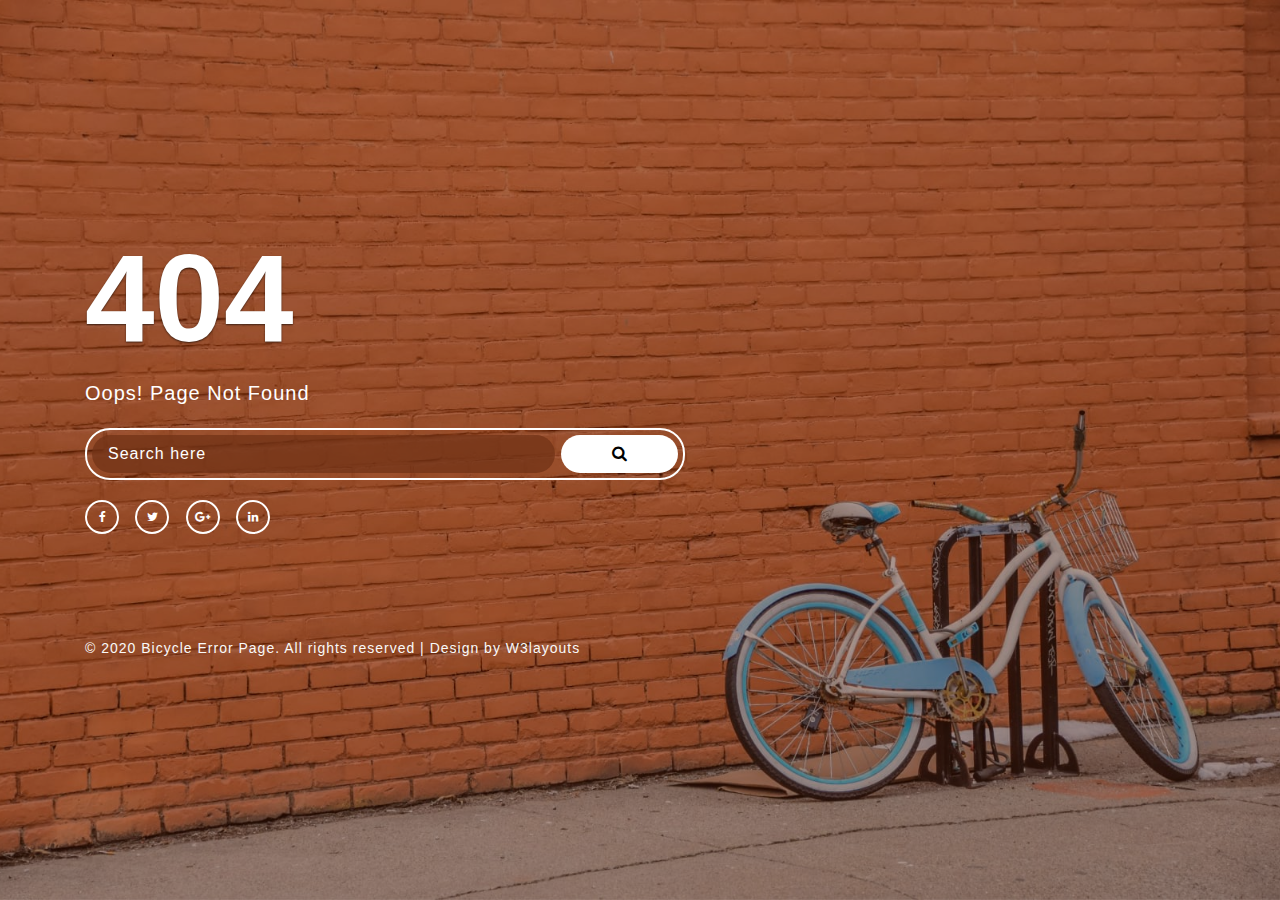
<file: BlogSite/CoreDemo/wwwroot/weberror/index.html>
<!--
Author: W3layouts
Author URL: http://w3layouts.com
-->
<!DOCTYPE html>
<html lang="zxx">

<head>
	<title>Bicycle Error Page Responsive Widget Template :: W3layouts</title>
	<!-- Meta tag Keywords -->
	<meta name="viewport" content="width=device-width, initial-scale=1">
	<meta charset="UTF-8" />
	<meta name="keywords"
		content="Bicycle Error Page Responsive web template, Bootstrap Web Templates, Flat Web Templates, Android Compatible web template, Smartphone Compatible web template, free webdesigns for Nokia, Samsung, LG, SonyEricsson, Motorola web design" />
	<script>
		addEventListener("load", function () {
			setTimeout(hideURLbar, 0);
		}, false);

		function hideURLbar() {
			window.scrollTo(0, 1);
		}
	</script>
	<!-- //Meta tag Keywords -->
	<!--/Style-CSS -->
	<link rel="stylesheet" href="css/style.css" type="text/css" media="all" />
	<!--//Style-CSS -->
	<!-- font-awesome-icons -->
	<link href="css/font-awesome.css" rel="stylesheet">
	<!-- //font-awesome-icons -->
</head>

<body>
	<section class="w3l-error-61-404">
		<!-- /error-61-section -->
		<div class="error-61-mian">
			<div class="wrapper">
				<div class="errors-16-top">
					<div class="errors-16-info">
						<h3>404 </h3>

						<p>Oops! Page Not Found</p>
						<form action="#" method="post" class="d-flex error-page-form">
							<input type="search" placeholder="Search here" required="required">
							<button type="submit"><span class="fa fa-search" aria-hidden="true"></span></button>
						</form>
						<div class="social-coming-icons">
							<a href="#" title="Facebook" class="footer-fb"><span class="fa fa-facebook"
									aria-hidden="true"></span></a>
							<a href="#" title="Twitter" class="footer-tw"><span class="fa fa-twitter"
									aria-hidden="true"></span></a>
							<a href="#" title="Google Plus" class="footer-gg"><span class="fa fa-google-plus"
									aria-hidden="true"></span></a>
							<a href="#" title="Linkedin" class="footer-lin"><span class="fa fa-linkedin"
									aria-hidden="true"></span></a>
						</div>
					
					</div>

				</div>
				<div class="copyright-footer">
					<div class="copy-right">
						<p>© 2020 Bicycle Error Page. All rights reserved | Design by
							<a href="http://w3layouts.com/" target="_blank">W3layouts</a></p>
					</div>
				</div>
			</div>
		</div>
	</section>
	<!-- //error-61-section -->
</body>

</html>
</file>
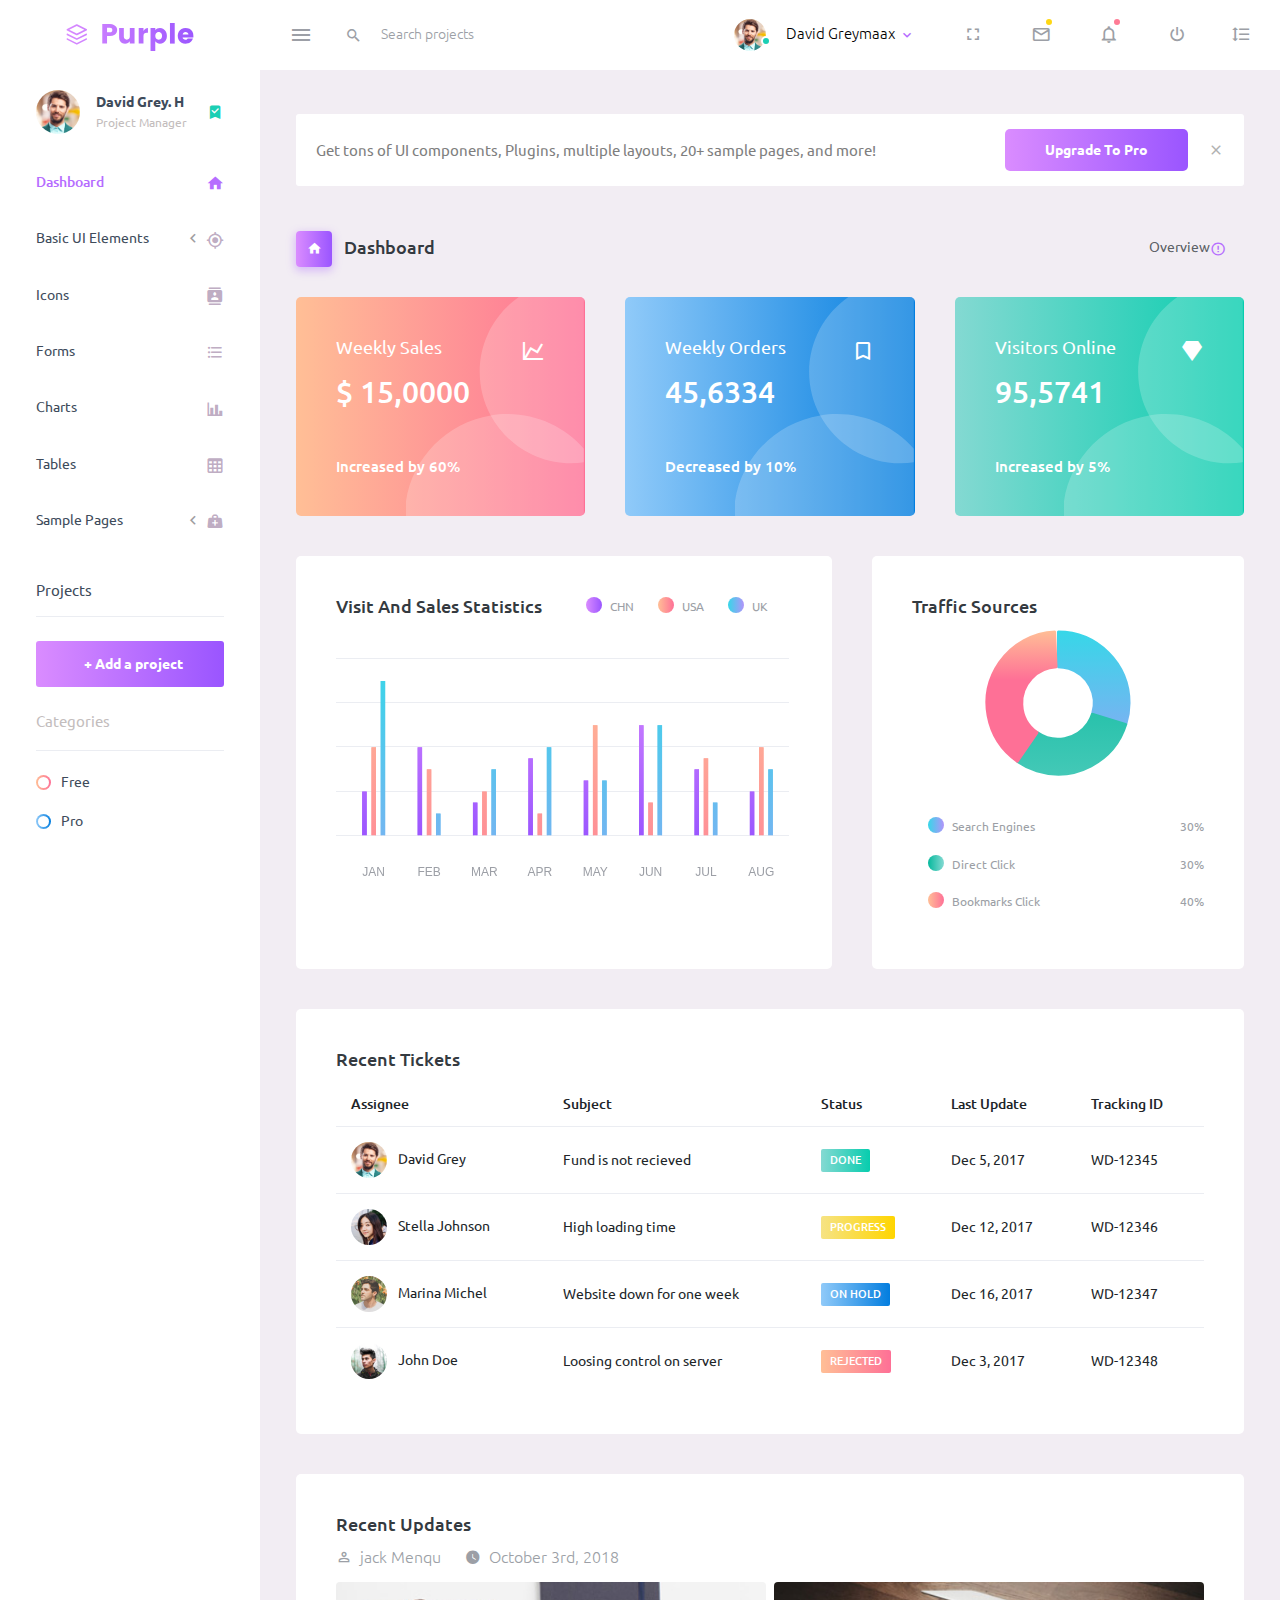
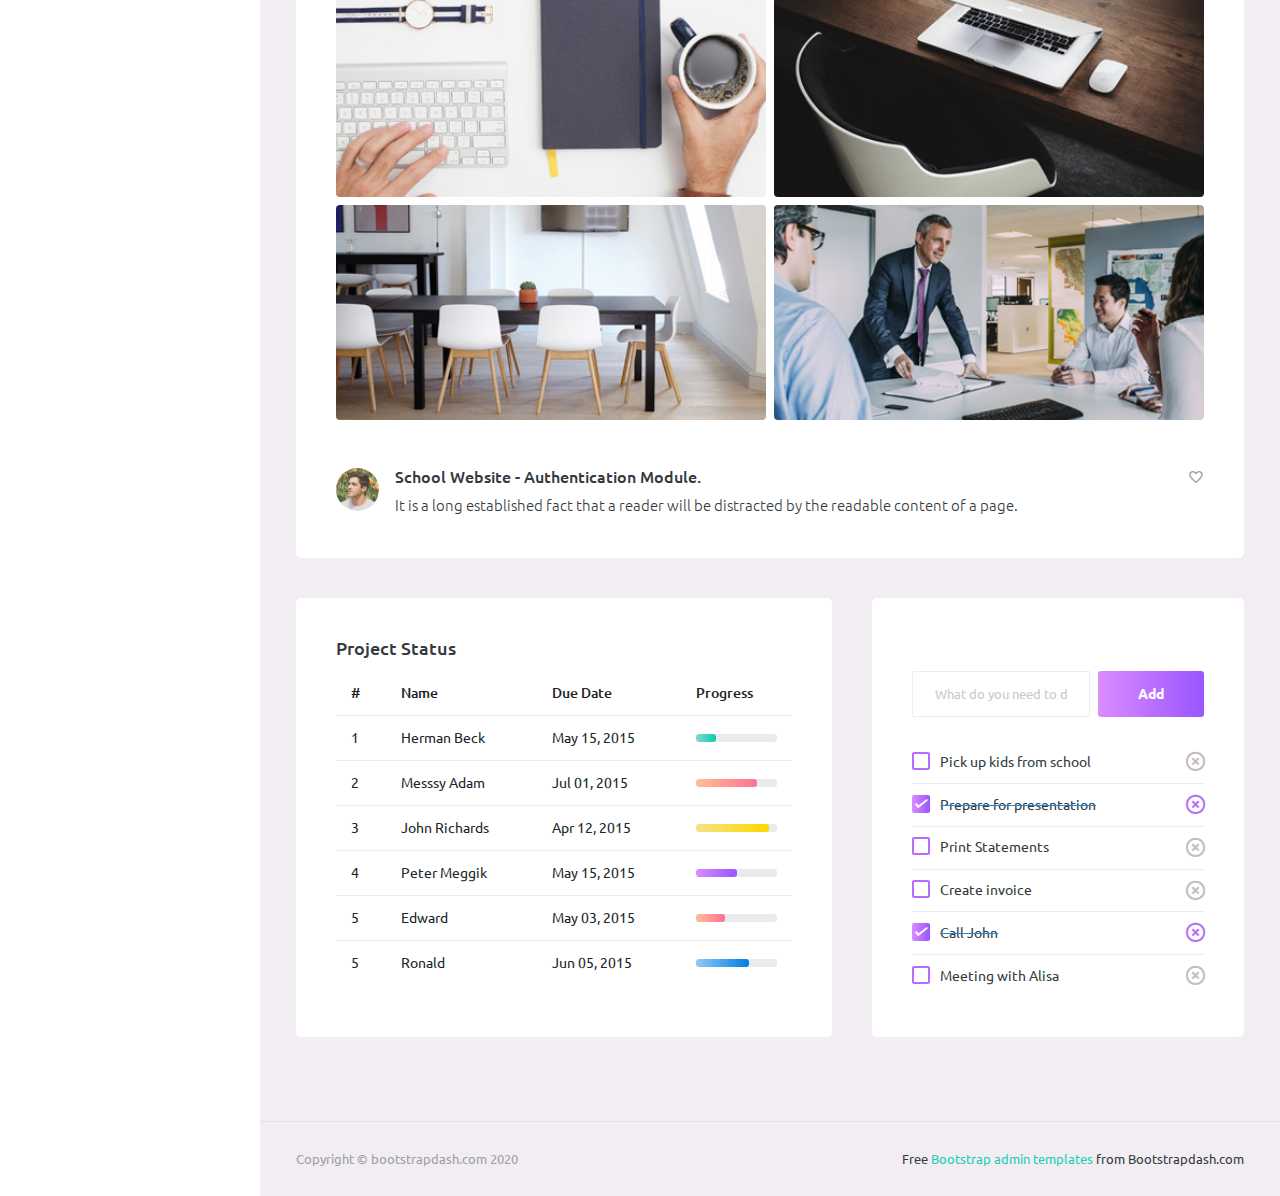
<file: BlogSite/CoreDemo/wwwroot/writer/index.html>
<!DOCTYPE html>
<html lang="en">
  <head>
    <!-- Required meta tags -->
    <meta charset="utf-8">
    <meta name="viewport" content="width=device-width, initial-scale=1, shrink-to-fit=no">
    <title>Purple Admin</title>
    <!-- plugins:css -->
    <link rel="stylesheet" href="assets/vendors/mdi/css/materialdesignicons.min.css">
    <link rel="stylesheet" href="assets/vendors/css/vendor.bundle.base.css">
    <!-- endinject -->
    <!-- Plugin css for this page -->
    <!-- End plugin css for this page -->
    <!-- inject:css -->
    <!-- endinject -->
    <!-- Layout styles -->
    <link rel="stylesheet" href="assets/css/style.css">
    <!-- End layout styles -->
    <link rel="shortcut icon" href="assets/images/favicon.ico" />
  </head>
  <body>
    <div class="container-scroller">
      <!-- partial:partials/_navbar.html -->
      <nav class="navbar default-layout-navbar col-lg-12 col-12 p-0 fixed-top d-flex flex-row">
        <div class="text-center navbar-brand-wrapper d-flex align-items-center justify-content-center">
          <a class="navbar-brand brand-logo" href="index.html"><img src="assets/images/logo.svg" alt="logo" /></a>
          <a class="navbar-brand brand-logo-mini" href="index.html"><img src="assets/images/logo-mini.svg" alt="logo" /></a>
        </div>
        <div class="navbar-menu-wrapper d-flex align-items-stretch">
          <button class="navbar-toggler navbar-toggler align-self-center" type="button" data-toggle="minimize">
            <span class="mdi mdi-menu"></span>
          </button>
          <div class="search-field d-none d-md-block">
            <form class="d-flex align-items-center h-100" action="#">
              <div class="input-group">
                <div class="input-group-prepend bg-transparent">
                  <i class="input-group-text border-0 mdi mdi-magnify"></i>
                </div>
                <input type="text" class="form-control bg-transparent border-0" placeholder="Search projects">
              </div>
            </form>
          </div>
          <ul class="navbar-nav navbar-nav-right">
            <li class="nav-item nav-profile dropdown">
              <a class="nav-link dropdown-toggle" id="profileDropdown" href="#" data-toggle="dropdown" aria-expanded="false">
                <div class="nav-profile-img">
                  <img src="assets/images/faces/face1.jpg" alt="image">
                  <span class="availability-status online"></span>
                </div>
                <div class="nav-profile-text">
                  <p class="mb-1 text-black">David Greymaax</p>
                </div>
              </a>
              <div class="dropdown-menu navbar-dropdown" aria-labelledby="profileDropdown">
                <a class="dropdown-item" href="#">
                  <i class="mdi mdi-cached mr-2 text-success"></i> Activity Log </a>
                <div class="dropdown-divider"></div>
                <a class="dropdown-item" href="#">
                  <i class="mdi mdi-logout mr-2 text-primary"></i> Signout </a>
              </div>
            </li>
            <li class="nav-item d-none d-lg-block full-screen-link">
              <a class="nav-link">
                <i class="mdi mdi-fullscreen" id="fullscreen-button"></i>
              </a>
            </li>
            <li class="nav-item dropdown">
              <a class="nav-link count-indicator dropdown-toggle" id="messageDropdown" href="#" data-toggle="dropdown" aria-expanded="false">
                <i class="mdi mdi-email-outline"></i>
                <span class="count-symbol bg-warning"></span>
              </a>
              <div class="dropdown-menu dropdown-menu-right navbar-dropdown preview-list" aria-labelledby="messageDropdown">
                <h6 class="p-3 mb-0">Messages</h6>
                <div class="dropdown-divider"></div>
                <a class="dropdown-item preview-item">
                  <div class="preview-thumbnail">
                    <img src="assets/images/faces/face4.jpg" alt="image" class="profile-pic">
                  </div>
                  <div class="preview-item-content d-flex align-items-start flex-column justify-content-center">
                    <h6 class="preview-subject ellipsis mb-1 font-weight-normal">Mark send you a message</h6>
                    <p class="text-gray mb-0"> 1 Minutes ago </p>
                  </div>
                </a>
                <div class="dropdown-divider"></div>
                <a class="dropdown-item preview-item">
                  <div class="preview-thumbnail">
                    <img src="assets/images/faces/face2.jpg" alt="image" class="profile-pic">
                  </div>
                  <div class="preview-item-content d-flex align-items-start flex-column justify-content-center">
                    <h6 class="preview-subject ellipsis mb-1 font-weight-normal">Cregh send you a message</h6>
                    <p class="text-gray mb-0"> 15 Minutes ago </p>
                  </div>
                </a>
                <div class="dropdown-divider"></div>
                <a class="dropdown-item preview-item">
                  <div class="preview-thumbnail">
                    <img src="assets/images/faces/face3.jpg" alt="image" class="profile-pic">
                  </div>
                  <div class="preview-item-content d-flex align-items-start flex-column justify-content-center">
                    <h6 class="preview-subject ellipsis mb-1 font-weight-normal">Profile picture updated</h6>
                    <p class="text-gray mb-0"> 18 Minutes ago </p>
                  </div>
                </a>
                <div class="dropdown-divider"></div>
                <h6 class="p-3 mb-0 text-center">4 new messages</h6>
              </div>
            </li>
            <li class="nav-item dropdown">
              <a class="nav-link count-indicator dropdown-toggle" id="notificationDropdown" href="#" data-toggle="dropdown">
                <i class="mdi mdi-bell-outline"></i>
                <span class="count-symbol bg-danger"></span>
              </a>
              <div class="dropdown-menu dropdown-menu-right navbar-dropdown preview-list" aria-labelledby="notificationDropdown">
                <h6 class="p-3 mb-0">Notifications</h6>
                <div class="dropdown-divider"></div>
                <a class="dropdown-item preview-item">
                  <div class="preview-thumbnail">
                    <div class="preview-icon bg-success">
                      <i class="mdi mdi-calendar"></i>
                    </div>
                  </div>
                  <div class="preview-item-content d-flex align-items-start flex-column justify-content-center">
                    <h6 class="preview-subject font-weight-normal mb-1">Event today</h6>
                    <p class="text-gray ellipsis mb-0"> Just a reminder that you have an event today </p>
                  </div>
                </a>
                <div class="dropdown-divider"></div>
                <a class="dropdown-item preview-item">
                  <div class="preview-thumbnail">
                    <div class="preview-icon bg-warning">
                      <i class="mdi mdi-settings"></i>
                    </div>
                  </div>
                  <div class="preview-item-content d-flex align-items-start flex-column justify-content-center">
                    <h6 class="preview-subject font-weight-normal mb-1">Settings</h6>
                    <p class="text-gray ellipsis mb-0"> Update dashboard </p>
                  </div>
                </a>
                <div class="dropdown-divider"></div>
                <a class="dropdown-item preview-item">
                  <div class="preview-thumbnail">
                    <div class="preview-icon bg-info">
                      <i class="mdi mdi-link-variant"></i>
                    </div>
                  </div>
                  <div class="preview-item-content d-flex align-items-start flex-column justify-content-center">
                    <h6 class="preview-subject font-weight-normal mb-1">Launch Admin</h6>
                    <p class="text-gray ellipsis mb-0"> New admin wow! </p>
                  </div>
                </a>
                <div class="dropdown-divider"></div>
                <h6 class="p-3 mb-0 text-center">See all notifications</h6>
              </div>
            </li>
            <li class="nav-item nav-logout d-none d-lg-block">
              <a class="nav-link" href="#">
                <i class="mdi mdi-power"></i>
              </a>
            </li>
            <li class="nav-item nav-settings d-none d-lg-block">
              <a class="nav-link" href="#">
                <i class="mdi mdi-format-line-spacing"></i>
              </a>
            </li>
          </ul>
          <button class="navbar-toggler navbar-toggler-right d-lg-none align-self-center" type="button" data-toggle="offcanvas">
            <span class="mdi mdi-menu"></span>
          </button>
        </div>
      </nav>
      <!-- partial -->
      <div class="container-fluid page-body-wrapper">
        <!-- partial:partials/_sidebar.html -->
        <nav class="sidebar sidebar-offcanvas" id="sidebar">
          <ul class="nav">
            <li class="nav-item nav-profile">
              <a href="#" class="nav-link">
                <div class="nav-profile-image">
                  <img src="assets/images/faces/face1.jpg" alt="profile">
                  <span class="login-status online"></span>
                  <!--change to offline or busy as needed-->
                </div>
                <div class="nav-profile-text d-flex flex-column">
                  <span class="font-weight-bold mb-2">David Grey. H</span>
                  <span class="text-secondary text-small">Project Manager</span>
                </div>
                <i class="mdi mdi-bookmark-check text-success nav-profile-badge"></i>
              </a>
            </li>
            <li class="nav-item">
              <a class="nav-link" href="index.html">
                <span class="menu-title">Dashboard</span>
                <i class="mdi mdi-home menu-icon"></i>
              </a>
            </li>
            <li class="nav-item">
              <a class="nav-link" data-toggle="collapse" href="#ui-basic" aria-expanded="false" aria-controls="ui-basic">
                <span class="menu-title">Basic UI Elements</span>
                <i class="menu-arrow"></i>
                <i class="mdi mdi-crosshairs-gps menu-icon"></i>
              </a>
              <div class="collapse" id="ui-basic">
                <ul class="nav flex-column sub-menu">
                  <li class="nav-item"> <a class="nav-link" href="pages/ui-features/buttons.html">Buttons</a></li>
                  <li class="nav-item"> <a class="nav-link" href="pages/ui-features/typography.html">Typography</a></li>
                </ul>
              </div>
            </li>
            <li class="nav-item">
              <a class="nav-link" href="pages/icons/mdi.html">
                <span class="menu-title">Icons</span>
                <i class="mdi mdi-contacts menu-icon"></i>
              </a>
            </li>
            <li class="nav-item">
              <a class="nav-link" href="pages/forms/basic_elements.html">
                <span class="menu-title">Forms</span>
                <i class="mdi mdi-format-list-bulleted menu-icon"></i>
              </a>
            </li>
            <li class="nav-item">
              <a class="nav-link" href="pages/charts/chartjs.html">
                <span class="menu-title">Charts</span>
                <i class="mdi mdi-chart-bar menu-icon"></i>
              </a>
            </li>
            <li class="nav-item">
              <a class="nav-link" href="pages/tables/basic-table.html">
                <span class="menu-title">Tables</span>
                <i class="mdi mdi-table-large menu-icon"></i>
              </a>
            </li>
            <li class="nav-item">
              <a class="nav-link" data-toggle="collapse" href="#general-pages" aria-expanded="false" aria-controls="general-pages">
                <span class="menu-title">Sample Pages</span>
                <i class="menu-arrow"></i>
                <i class="mdi mdi-medical-bag menu-icon"></i>
              </a>
              <div class="collapse" id="general-pages">
                <ul class="nav flex-column sub-menu">
                  <li class="nav-item"> <a class="nav-link" href="pages/samples/blank-page.html"> Blank Page </a></li>
                  <li class="nav-item"> <a class="nav-link" href="pages/samples/login.html"> Login </a></li>
                  <li class="nav-item"> <a class="nav-link" href="pages/samples/register.html"> Register </a></li>
                  <li class="nav-item"> <a class="nav-link" href="pages/samples/error-404.html"> 404 </a></li>
                  <li class="nav-item"> <a class="nav-link" href="pages/samples/error-500.html"> 500 </a></li>
                </ul>
              </div>
            </li>
            <li class="nav-item sidebar-actions">
              <span class="nav-link">
                <div class="border-bottom">
                  <h6 class="font-weight-normal mb-3">Projects</h6>
                </div>
                <button class="btn btn-block btn-lg btn-gradient-primary mt-4">+ Add a project</button>
                <div class="mt-4">
                  <div class="border-bottom">
                    <p class="text-secondary">Categories</p>
                  </div>
                  <ul class="gradient-bullet-list mt-4">
                    <li>Free</li>
                    <li>Pro</li>
                  </ul>
                </div>
              </span>
            </li>
          </ul>
        </nav>
        <!-- partial -->
        <div class="main-panel">
          <div class="content-wrapper">
            <div class="row" id="proBanner">
              <div class="col-12">
                <span class="d-flex align-items-center purchase-popup">
                  <p>Get tons of UI components, Plugins, multiple layouts, 20+ sample pages, and more!</p>
                  <a href="https://www.bootstrapdash.com/product/purple-bootstrap-admin-template?utm_source=organic&utm_medium=banner&utm_campaign=free-preview" target="_blank" class="btn download-button purchase-button ml-auto">Upgrade To Pro</a>
                  <i class="mdi mdi-close" id="bannerClose"></i>
                </span>
              </div>
            </div>
            <div class="page-header">
              <h3 class="page-title">
                <span class="page-title-icon bg-gradient-primary text-white mr-2">
                  <i class="mdi mdi-home"></i>
                </span> Dashboard
              </h3>
              <nav aria-label="breadcrumb">
                <ul class="breadcrumb">
                  <li class="breadcrumb-item active" aria-current="page">
                    <span></span>Overview <i class="mdi mdi-alert-circle-outline icon-sm text-primary align-middle"></i>
                  </li>
                </ul>
              </nav>
            </div>
            <div class="row">
              <div class="col-md-4 stretch-card grid-margin">
                <div class="card bg-gradient-danger card-img-holder text-white">
                  <div class="card-body">
                    <img src="assets/images/dashboard/circle.svg" class="card-img-absolute" alt="circle-image" />
                    <h4 class="font-weight-normal mb-3">Weekly Sales <i class="mdi mdi-chart-line mdi-24px float-right"></i>
                    </h4>
                    <h2 class="mb-5">$ 15,0000</h2>
                    <h6 class="card-text">Increased by 60%</h6>
                  </div>
                </div>
              </div>
              <div class="col-md-4 stretch-card grid-margin">
                <div class="card bg-gradient-info card-img-holder text-white">
                  <div class="card-body">
                    <img src="assets/images/dashboard/circle.svg" class="card-img-absolute" alt="circle-image" />
                    <h4 class="font-weight-normal mb-3">Weekly Orders <i class="mdi mdi-bookmark-outline mdi-24px float-right"></i>
                    </h4>
                    <h2 class="mb-5">45,6334</h2>
                    <h6 class="card-text">Decreased by 10%</h6>
                  </div>
                </div>
              </div>
              <div class="col-md-4 stretch-card grid-margin">
                <div class="card bg-gradient-success card-img-holder text-white">
                  <div class="card-body">
                    <img src="assets/images/dashboard/circle.svg" class="card-img-absolute" alt="circle-image" />
                    <h4 class="font-weight-normal mb-3">Visitors Online <i class="mdi mdi-diamond mdi-24px float-right"></i>
                    </h4>
                    <h2 class="mb-5">95,5741</h2>
                    <h6 class="card-text">Increased by 5%</h6>
                  </div>
                </div>
              </div>
            </div>
            <div class="row">
              <div class="col-md-7 grid-margin stretch-card">
                <div class="card">
                  <div class="card-body">
                    <div class="clearfix">
                      <h4 class="card-title float-left">Visit And Sales Statistics</h4>
                      <div id="visit-sale-chart-legend" class="rounded-legend legend-horizontal legend-top-right float-right"></div>
                    </div>
                    <canvas id="visit-sale-chart" class="mt-4"></canvas>
                  </div>
                </div>
              </div>
              <div class="col-md-5 grid-margin stretch-card">
                <div class="card">
                  <div class="card-body">
                    <h4 class="card-title">Traffic Sources</h4>
                    <canvas id="traffic-chart"></canvas>
                    <div id="traffic-chart-legend" class="rounded-legend legend-vertical legend-bottom-left pt-4"></div>
                  </div>
                </div>
              </div>
            </div>
            <div class="row">
              <div class="col-12 grid-margin">
                <div class="card">
                  <div class="card-body">
                    <h4 class="card-title">Recent Tickets</h4>
                    <div class="table-responsive">
                      <table class="table">
                        <thead>
                          <tr>
                            <th> Assignee </th>
                            <th> Subject </th>
                            <th> Status </th>
                            <th> Last Update </th>
                            <th> Tracking ID </th>
                          </tr>
                        </thead>
                        <tbody>
                          <tr>
                            <td>
                              <img src="assets/images/faces/face1.jpg" class="mr-2" alt="image"> David Grey
                            </td>
                            <td> Fund is not recieved </td>
                            <td>
                              <label class="badge badge-gradient-success">DONE</label>
                            </td>
                            <td> Dec 5, 2017 </td>
                            <td> WD-12345 </td>
                          </tr>
                          <tr>
                            <td>
                              <img src="assets/images/faces/face2.jpg" class="mr-2" alt="image"> Stella Johnson
                            </td>
                            <td> High loading time </td>
                            <td>
                              <label class="badge badge-gradient-warning">PROGRESS</label>
                            </td>
                            <td> Dec 12, 2017 </td>
                            <td> WD-12346 </td>
                          </tr>
                          <tr>
                            <td>
                              <img src="assets/images/faces/face3.jpg" class="mr-2" alt="image"> Marina Michel
                            </td>
                            <td> Website down for one week </td>
                            <td>
                              <label class="badge badge-gradient-info">ON HOLD</label>
                            </td>
                            <td> Dec 16, 2017 </td>
                            <td> WD-12347 </td>
                          </tr>
                          <tr>
                            <td>
                              <img src="assets/images/faces/face4.jpg" class="mr-2" alt="image"> John Doe
                            </td>
                            <td> Loosing control on server </td>
                            <td>
                              <label class="badge badge-gradient-danger">REJECTED</label>
                            </td>
                            <td> Dec 3, 2017 </td>
                            <td> WD-12348 </td>
                          </tr>
                        </tbody>
                      </table>
                    </div>
                  </div>
                </div>
              </div>
            </div>
            <div class="row">
              <div class="col-12 grid-margin stretch-card">
                <div class="card">
                  <div class="card-body">
                    <h4 class="card-title">Recent Updates</h4>
                    <div class="d-flex">
                      <div class="d-flex align-items-center mr-4 text-muted font-weight-light">
                        <i class="mdi mdi-account-outline icon-sm mr-2"></i>
                        <span>jack Menqu</span>
                      </div>
                      <div class="d-flex align-items-center text-muted font-weight-light">
                        <i class="mdi mdi-clock icon-sm mr-2"></i>
                        <span>October 3rd, 2018</span>
                      </div>
                    </div>
                    <div class="row mt-3">
                      <div class="col-6 pr-1">
                        <img src="assets/images/dashboard/img_1.jpg" class="mb-2 mw-100 w-100 rounded" alt="image">
                        <img src="assets/images/dashboard/img_4.jpg" class="mw-100 w-100 rounded" alt="image">
                      </div>
                      <div class="col-6 pl-1">
                        <img src="assets/images/dashboard/img_2.jpg" class="mb-2 mw-100 w-100 rounded" alt="image">
                        <img src="assets/images/dashboard/img_3.jpg" class="mw-100 w-100 rounded" alt="image">
                      </div>
                    </div>
                    <div class="d-flex mt-5 align-items-top">
                      <img src="assets/images/faces/face3.jpg" class="img-sm rounded-circle mr-3" alt="image">
                      <div class="mb-0 flex-grow">
                        <h5 class="mr-2 mb-2">School Website - Authentication Module.</h5>
                        <p class="mb-0 font-weight-light">It is a long established fact that a reader will be distracted by the readable content of a page.</p>
                      </div>
                      <div class="ml-auto">
                        <i class="mdi mdi-heart-outline text-muted"></i>
                      </div>
                    </div>
                  </div>
                </div>
              </div>
            </div>
            <div class="row">
              <div class="col-md-7 grid-margin stretch-card">
                <div class="card">
                  <div class="card-body">
                    <h4 class="card-title">Project Status</h4>
                    <div class="table-responsive">
                      <table class="table">
                        <thead>
                          <tr>
                            <th> # </th>
                            <th> Name </th>
                            <th> Due Date </th>
                            <th> Progress </th>
                          </tr>
                        </thead>
                        <tbody>
                          <tr>
                            <td> 1 </td>
                            <td> Herman Beck </td>
                            <td> May 15, 2015 </td>
                            <td>
                              <div class="progress">
                                <div class="progress-bar bg-gradient-success" role="progressbar" style="width: 25%" aria-valuenow="25" aria-valuemin="0" aria-valuemax="100"></div>
                              </div>
                            </td>
                          </tr>
                          <tr>
                            <td> 2 </td>
                            <td> Messsy Adam </td>
                            <td> Jul 01, 2015 </td>
                            <td>
                              <div class="progress">
                                <div class="progress-bar bg-gradient-danger" role="progressbar" style="width: 75%" aria-valuenow="75" aria-valuemin="0" aria-valuemax="100"></div>
                              </div>
                            </td>
                          </tr>
                          <tr>
                            <td> 3 </td>
                            <td> John Richards </td>
                            <td> Apr 12, 2015 </td>
                            <td>
                              <div class="progress">
                                <div class="progress-bar bg-gradient-warning" role="progressbar" style="width: 90%" aria-valuenow="90" aria-valuemin="0" aria-valuemax="100"></div>
                              </div>
                            </td>
                          </tr>
                          <tr>
                            <td> 4 </td>
                            <td> Peter Meggik </td>
                            <td> May 15, 2015 </td>
                            <td>
                              <div class="progress">
                                <div class="progress-bar bg-gradient-primary" role="progressbar" style="width: 50%" aria-valuenow="50" aria-valuemin="0" aria-valuemax="100"></div>
                              </div>
                            </td>
                          </tr>
                          <tr>
                            <td> 5 </td>
                            <td> Edward </td>
                            <td> May 03, 2015 </td>
                            <td>
                              <div class="progress">
                                <div class="progress-bar bg-gradient-danger" role="progressbar" style="width: 35%" aria-valuenow="35" aria-valuemin="0" aria-valuemax="100"></div>
                              </div>
                            </td>
                          </tr>
                          <tr>
                            <td> 5 </td>
                            <td> Ronald </td>
                            <td> Jun 05, 2015 </td>
                            <td>
                              <div class="progress">
                                <div class="progress-bar bg-gradient-info" role="progressbar" style="width: 65%" aria-valuenow="65" aria-valuemin="0" aria-valuemax="100"></div>
                              </div>
                            </td>
                          </tr>
                        </tbody>
                      </table>
                    </div>
                  </div>
                </div>
              </div>
              <div class="col-md-5 grid-margin stretch-card">
                <div class="card">
                  <div class="card-body">
                    <h4 class="card-title text-white">Todo</h4>
                    <div class="add-items d-flex">
                      <input type="text" class="form-control todo-list-input" placeholder="What do you need to do today?">
                      <button class="add btn btn-gradient-primary font-weight-bold todo-list-add-btn" id="add-task">Add</button>
                    </div>
                    <div class="list-wrapper">
                      <ul class="d-flex flex-column-reverse todo-list todo-list-custom">
                        <li>
                          <div class="form-check">
                            <label class="form-check-label">
                              <input class="checkbox" type="checkbox"> Meeting with Alisa </label>
                          </div>
                          <i class="remove mdi mdi-close-circle-outline"></i>
                        </li>
                        <li class="completed">
                          <div class="form-check">
                            <label class="form-check-label">
                              <input class="checkbox" type="checkbox" checked> Call John </label>
                          </div>
                          <i class="remove mdi mdi-close-circle-outline"></i>
                        </li>
                        <li>
                          <div class="form-check">
                            <label class="form-check-label">
                              <input class="checkbox" type="checkbox"> Create invoice </label>
                          </div>
                          <i class="remove mdi mdi-close-circle-outline"></i>
                        </li>
                        <li>
                          <div class="form-check">
                            <label class="form-check-label">
                              <input class="checkbox" type="checkbox"> Print Statements </label>
                          </div>
                          <i class="remove mdi mdi-close-circle-outline"></i>
                        </li>
                        <li class="completed">
                          <div class="form-check">
                            <label class="form-check-label">
                              <input class="checkbox" type="checkbox" checked> Prepare for presentation </label>
                          </div>
                          <i class="remove mdi mdi-close-circle-outline"></i>
                        </li>
                        <li>
                          <div class="form-check">
                            <label class="form-check-label">
                              <input class="checkbox" type="checkbox"> Pick up kids from school </label>
                          </div>
                          <i class="remove mdi mdi-close-circle-outline"></i>
                        </li>
                      </ul>
                    </div>
                  </div>
                </div>
              </div>
            </div>
          </div>
          <!-- content-wrapper ends -->
          <!-- partial:partials/_footer.html -->
          <footer class="footer">
            <div class="container-fluid clearfix">
              <span class="text-muted d-block text-center text-sm-left d-sm-inline-block">Copyright © bootstrapdash.com 2020</span>
              <span class="float-none float-sm-right d-block mt-1 mt-sm-0 text-center"> Free <a href="https://www.bootstrapdash.com/bootstrap-admin-template/" target="_blank">Bootstrap admin templates </a> from Bootstrapdash.com</span>
            </div>
          </footer>
          <!-- partial -->
        </div>
        <!-- main-panel ends -->
      </div>
      <!-- page-body-wrapper ends -->
    </div>
    <!-- container-scroller -->
    <!-- plugins:js -->
    <script src="assets/vendors/js/vendor.bundle.base.js"></script>
    <!-- endinject -->
    <!-- Plugin js for this page -->
    <script src="assets/vendors/chart.js/Chart.min.js"></script>
    <!-- End plugin js for this page -->
    <!-- inject:js -->
    <script src="assets/js/off-canvas.js"></script>
    <script src="assets/js/hoverable-collapse.js"></script>
    <script src="assets/js/misc.js"></script>
    <!-- endinject -->
    <!-- Custom js for this page -->
    <script src="assets/js/dashboard.js"></script>
    <script src="assets/js/todolist.js"></script>
    <!-- End custom js for this page -->
  </body>
</html>
</file>
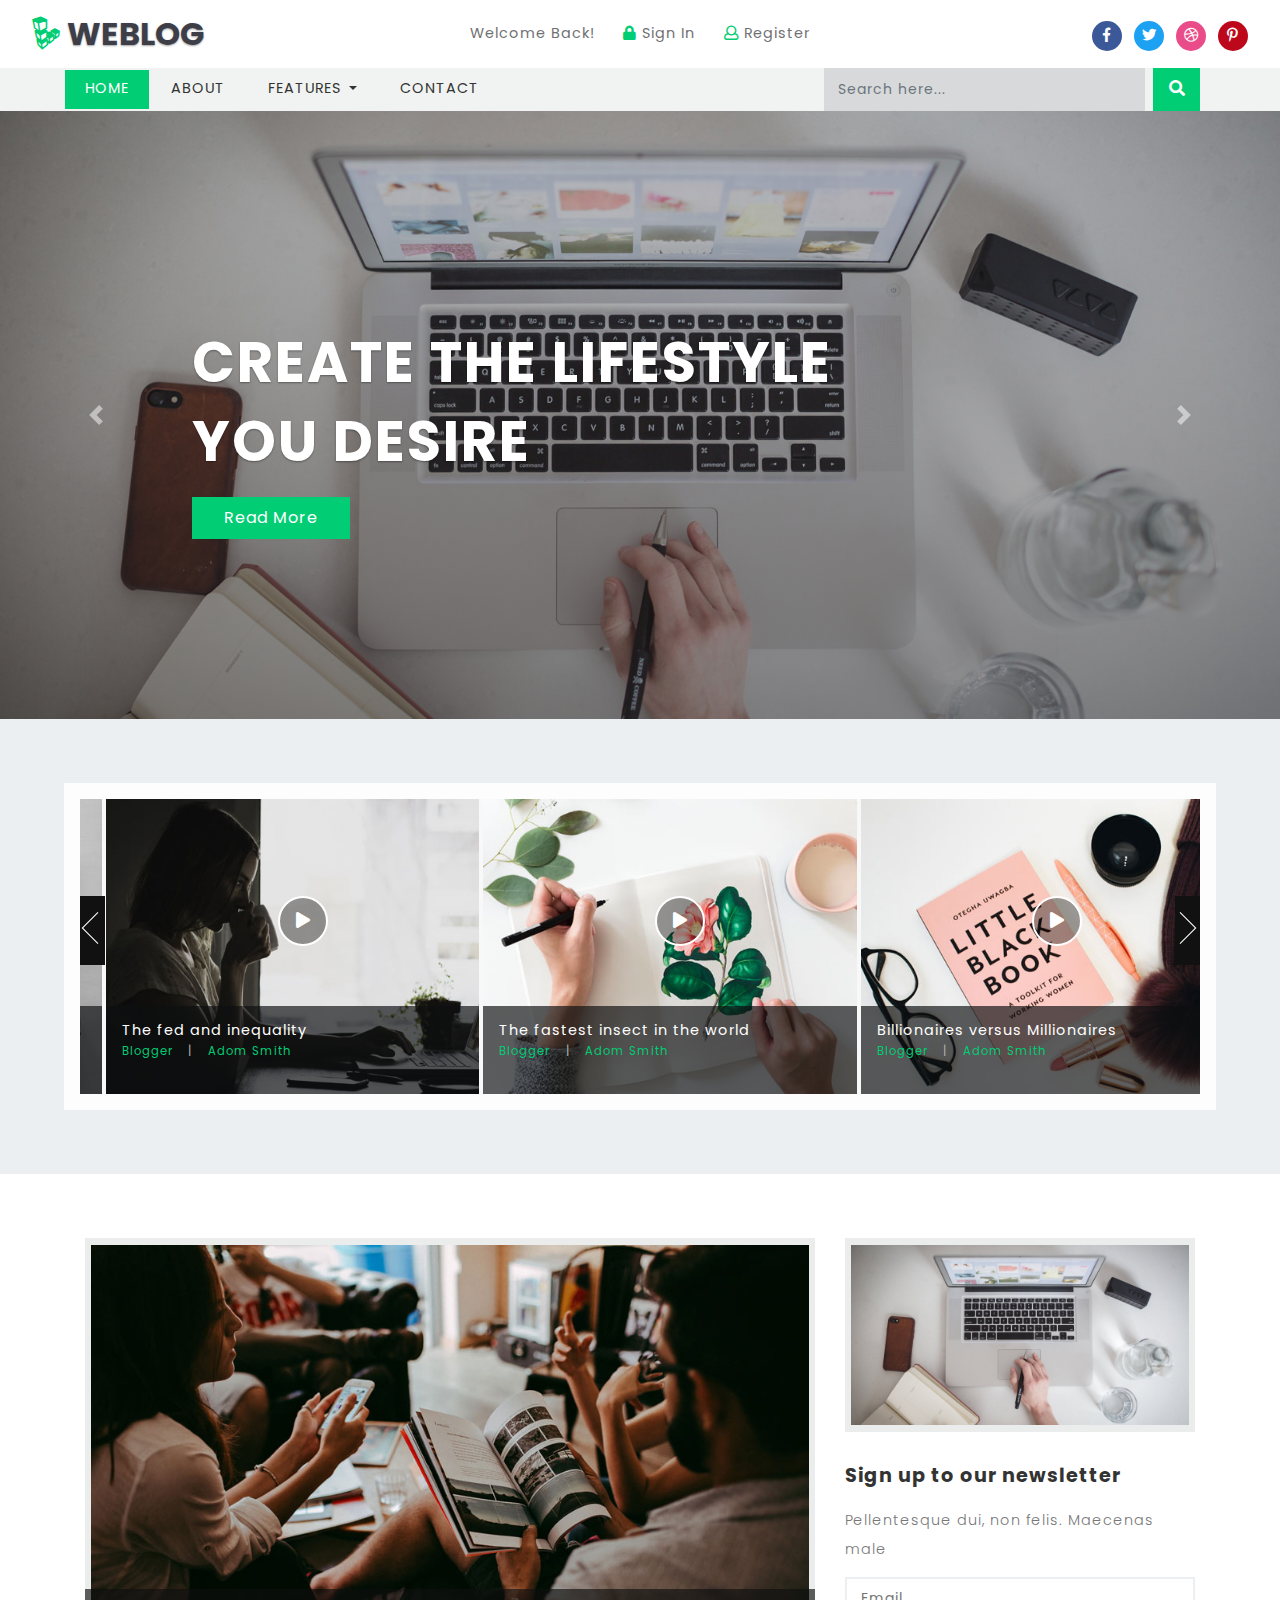
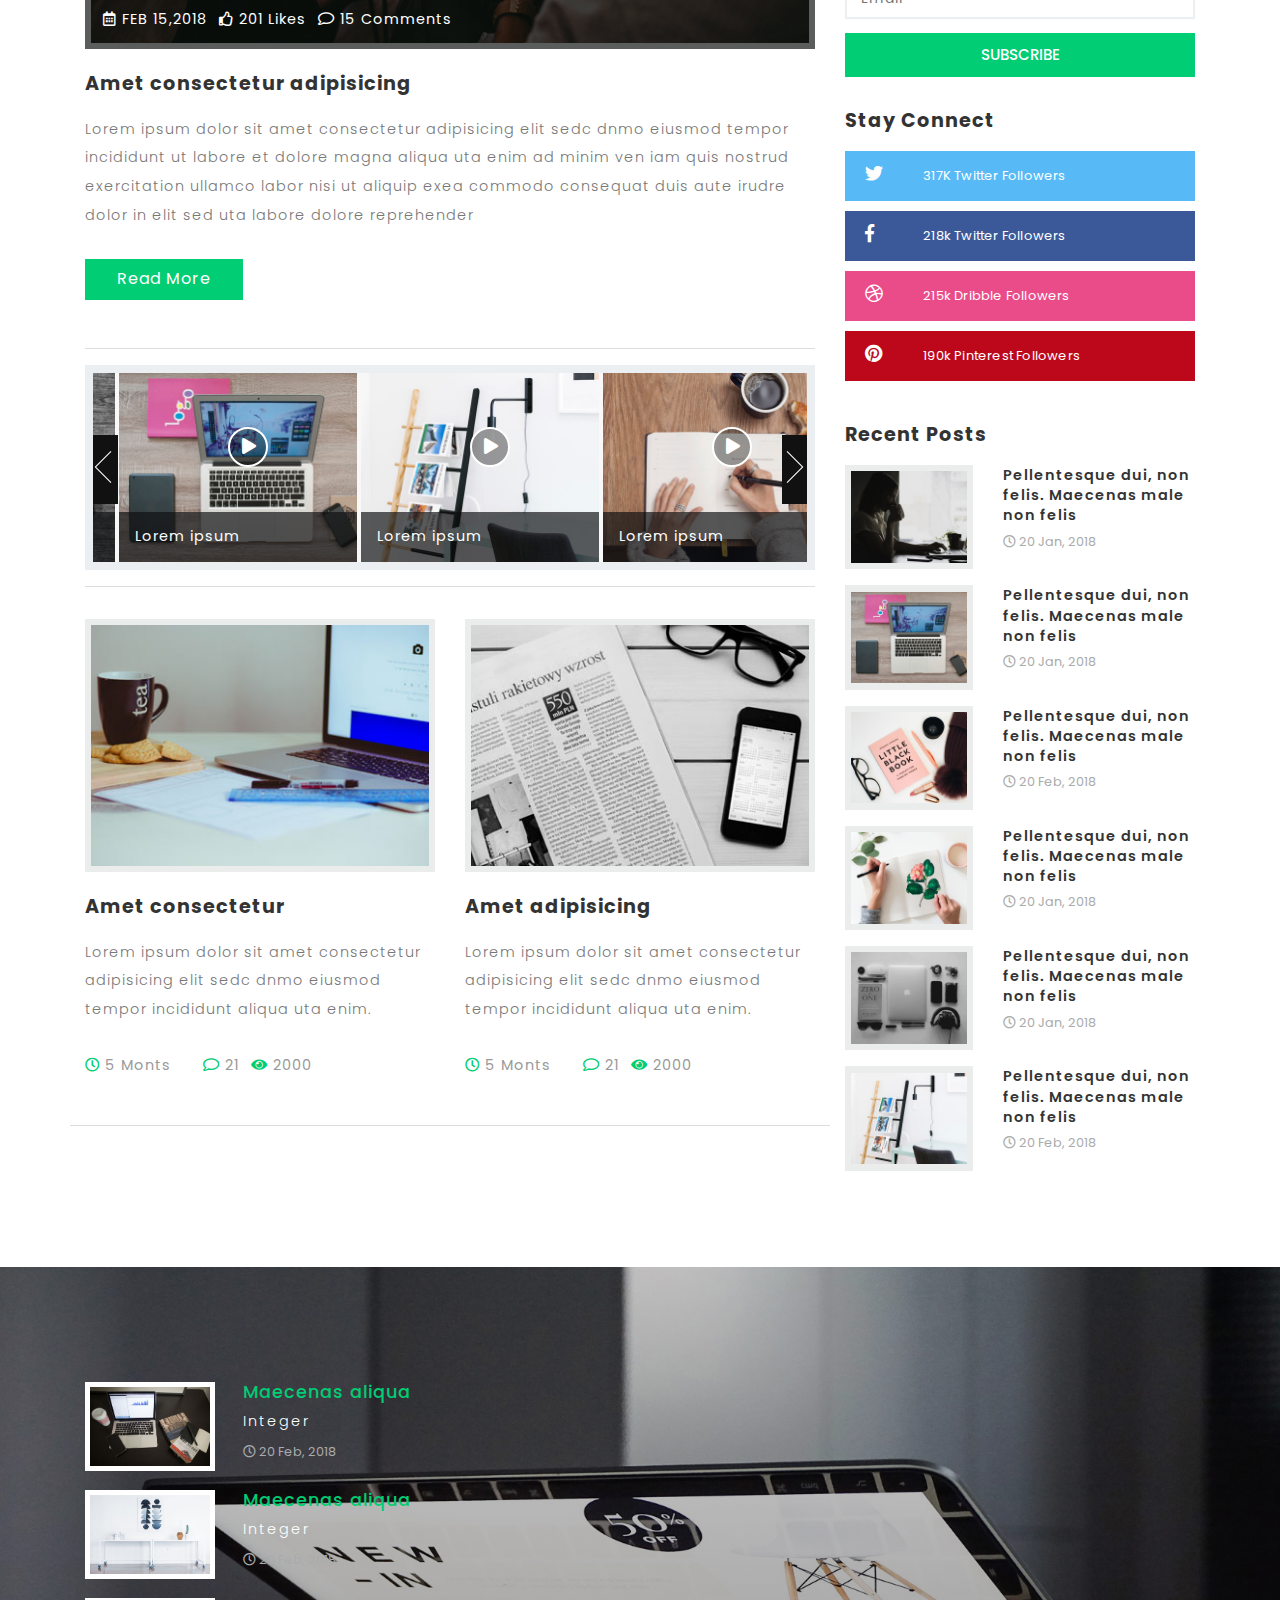
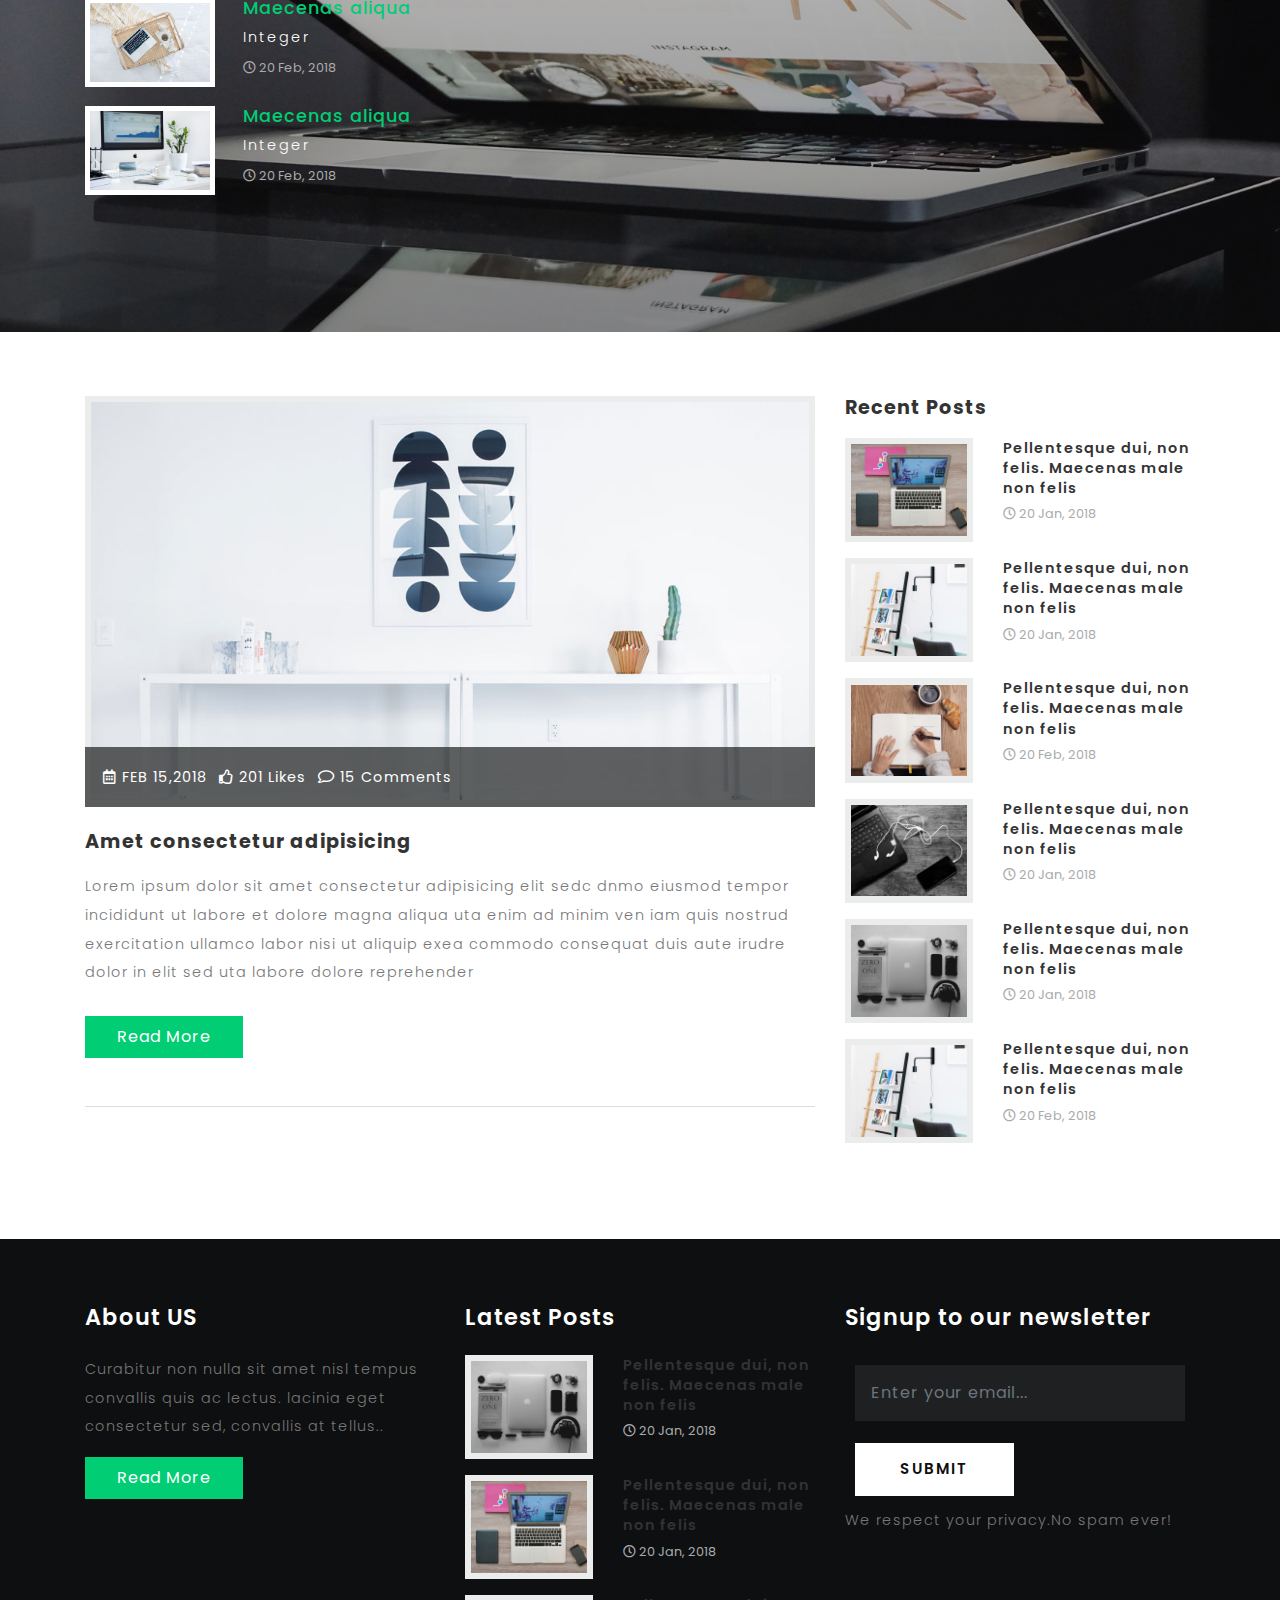
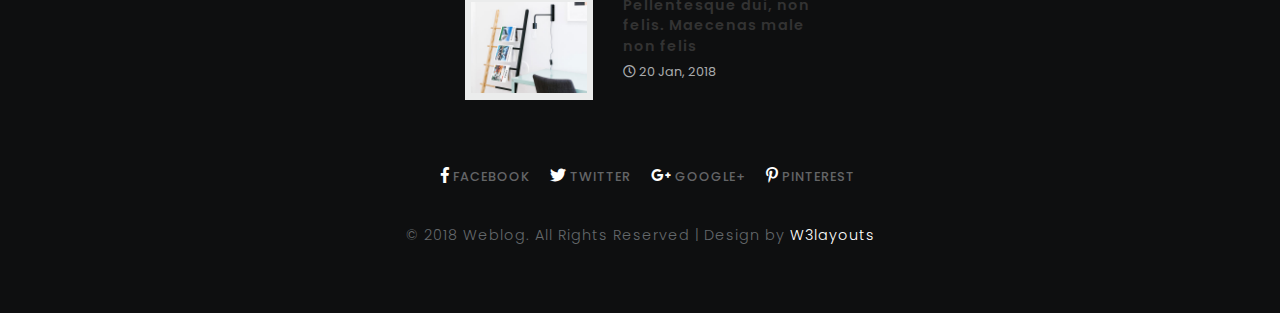
<file: BlogSite/CoreDemo/wwwroot/CoreBlogTema/web/index.html>
<!--
	Author: W3layouts
	Author URL: http://w3layouts.com
	License: Creative Commons Attribution 3.0 Unported
	License URL: http://creativecommons.org/licenses/by/3.0/
-->

<!DOCTYPE html>
<html lang="zxx">

<head>
	<title>Weblog a Blogging Category Bootstrap responsive WebTemplate | Home :: w3layouts</title>
	<meta name="viewport" content="width=device-width, initial-scale=1">
	<meta charset="utf-8">
	<meta name="keywords" content="Weblog a Responsive web template, Bootstrap Web Templates, Flat Web Templates, Android Compatible web template, 
Smartphone Compatible web template, free webdesigns for Nokia, Samsung, LG, SonyEricsson, Motorola web design" />

	<script>
		addEventListener("load", function () {
			setTimeout(hideURLbar, 0);
		}, false);

		function hideURLbar() {
			window.scrollTo(0, 1);
		}
	</script>
	<link href="css/bootstrap.css" rel='stylesheet' type='text/css' />
	<link rel="stylesheet" href="css/jquery.desoslide.css">
	<link href="css/style.css" rel='stylesheet' type='text/css' />
	<link href="css/fontawesome-all.css" rel="stylesheet">
	<link href="//fonts.googleapis.com/css?family=Poppins:100,100i,200,200i,300,300i,400,400i,500,500i,600,600i,700,700i,800"
	    rel="stylesheet">
</head>

<body>
	<!--Header-->

	<header>
		<div class="top-bar_sub_w3layouts container-fluid">
			<div class="row">
				<div class="col-md-4 logo text-left">
					<a class="navbar-brand" href="index.html">
						<i class="fab fa-linode"></i> Weblog</a>
				</div>
				<div class="col-md-4 top-forms text-center mt-lg-3 mt-md-1 mt-0">
					<span>Welcome Back!</span>
					<span class="mx-lg-4 mx-md-2  mx-1">
						<a href="login.html">
							<i class="fas fa-lock"></i> Sign In</a>
					</span>
					<span>
						<a href="register.html">
							<i class="far fa-user"></i> Register</a>
					</span>
				</div>
				<div class="col-md-4 log-icons text-right">

					<ul class="social_list1 mt-3">

						<li>
							<a href="#" class="facebook1 mx-2" >
								<i class="fab fa-facebook-f"></i>

							</a>
						</li>
						<li>
							<a href="#" class="twitter2">
								<i class="fab fa-twitter"></i>

							</a>
						</li>
						<li>
							<a href="#" class="dribble3 mx-2">
								<i class="fab fa-dribbble"></i>
							</a>
						</li>
						<li>
							<a href="#" class="pin">
								<i class="fab fa-pinterest-p"></i>
							</a>
						</li>
					</ul>
				</div>
			</div>
		</div>

			<div class="header_top" id="home">
				<nav class="navbar navbar-expand-lg navbar-light bg-light">
					<button class="navbar-toggler navbar-toggler-right mx-auto" type="button" data-toggle="collapse" data-target="#navbarSupportedContent" aria-controls="navbarSupportedContent"
						aria-expanded="false" aria-label="Toggle navigation">
						<span class="navbar-toggler-icon"></span>
				   </button>


					<div class="collapse navbar-collapse" id="navbarSupportedContent">
						<ul class="navbar-nav mr-auto">
							<li class="nav-item active">
								<a class="nav-link" href="#">Home
									<span class="sr-only">(current)</span>
								</a>
							</li>
							<li class="nav-item">
								<a class="nav-link" href="about.html">About</a>
							</li>
							<li class="nav-item dropdown">
								<a class="nav-link dropdown-toggle" href="#" id="navbarDropdown" role="button" data-toggle="dropdown" aria-haspopup="true"
								    aria-expanded="false">
									Features
								</a>
								<div class="dropdown-menu" aria-labelledby="navbarDropdown">
									<a class="dropdown-item" href="#"></a>
									<a class="dropdown-item" href="blog1.html">Standard Blog</a>
									<div class="dropdown-divider"></div>
									<a class="dropdown-item" href="blog2.html">2 Column Blog</a>
									<div class="dropdown-divider"></div>
									<a class="dropdown-item" href="blog3.html">3 Column Blog</a>

								</div>
							</li>
							<li class="nav-item">
								<a class="nav-link" href="contact.html">Contact</a>
							</li>

						</ul>
							<form action="#" method="post" class="form-inline my-2 my-lg-0 header-search">
								<input class="form-control mr-sm-2" type="search" placeholder="Search here..." name="Search" required="">
								<button class="btn btn1 my-2 my-sm-0" type="submit"><i class="fas fa-search"></i></button>
							</form>
		
						

					</div>
				</nav>

			</div>
	</header>
	<!--//header-->

	<!--/banner-->
	<div class="banner">
		<div id="carouselExampleIndicators" class="carousel slide" data-ride="carousel">
			<ol class="carousel-indicators">
				<li data-target="#carouselExampleIndicators" data-slide-to="0" class="active"></li>
				<li data-target="#carouselExampleIndicators" data-slide-to="1"></li>
				<li data-target="#carouselExampleIndicators" data-slide-to="2"></li>
				<li data-target="#carouselExampleIndicators" data-slide-to="3"></li>
			</ol>
			<div class="carousel-inner" role="listbox">
				<div class="carousel-item active">
					<div class="carousel-caption">
						<h3>Create the lifestyle
							<span>you desire</span>
						</h3>
						<div class="read">
							<a href="single.html" class="btn btn-primary read-m">Read More</a>
						</div>
					</div>
				</div>
				<div class="carousel-item item2">
					<div class="carousel-caption">
						<h3>Engaging Purposeful
							<span>and Creative</span>
						</h3>
						<div class="read">
							<a href="single.html" class="btn btn-primary read-m">Read More</a>
						</div>
					</div>
				</div>
				<div class="carousel-item item3">
					<div class="carousel-caption">
						<h3>Create the lifestyle
							<span>you desire</span>
						</h3>
						<div class="read">
							<a href="single.html" class="btn btn-primary read-m">Read More</a>
						</div>
					</div>
				</div>
				<div class="carousel-item item4">
					<div class="carousel-caption">
						<h3>Engaging Purposeful
							<span>and Creative</span>
						</h3>
						<div class="read">
							<a href="single.html" class="btn btn-primary read-m">Read More</a>
						</div>
					</div>
				</div>
			</div>
			<a class="carousel-control-prev" href="#carouselExampleIndicators" role="button" data-slide="prev">
				<span class="carousel-control-prev-icon" aria-hidden="true"></span>
				<span class="sr-only">Previous</span>
			</a>
			<a class="carousel-control-next" href="#carouselExampleIndicators" role="button" data-slide="next">
				<span class="carousel-control-next-icon" aria-hidden="true"></span>
				<span class="sr-only">Next</span>
			</a>
		</div>
	</div>
	<!--/model-->
	<!--//banner-->
	<section class="bottom-slider">
		<div class="course_demo1">
			<ul id="flexiselDemo1">
				<li>
					<div class="blog-item">
						<img src="images/1.jpg" alt=" " class="img-fluid" />
						<button type="button" class="btn btn-primary play" data-toggle="modal" data-target="#exampleModal">
							<i class="fas fa-play"></i>
						</button>

						<div class="floods-text">
							<h3>The fed and inequality
								<span>Blogger
									<label>|</label>
									<i>Adom Smith</i>
								</span>
							</h3>

						</div>
					</div>
				</li>
				<li>
					<div class="blog-item">
						<img src="images/2.jpg" alt=" " class="img-fluid" />
						<button type="button" class="btn btn-primary play" data-toggle="modal" data-target="#exampleModal">
							<i class="fas fa-play"></i>
						</button>

						<div class="floods-text">
							<h3>The fastest insect in the world
								<span>Blogger
									<label>|</label>
									<i>Adom Smith</i>
								</span>
							</h3>

						</div>
					</div>
				</li>
				<li>
					<div class="blog-item">
						<img src="images/3.jpg" alt=" " class="img-fluid" />
						<button type="button" class="btn btn-primary play" data-toggle="modal" data-target="#exampleModal">
							<i class="fas fa-play"></i>
						</button>


						<div class="floods-text">
							<h3>Billionaires versus Millionaires
								<span>Blogger
									<label>|</label>
									<i>Adom Smith</i>
								</span>
							</h3>

						</div>
					</div>
				</li>
				<li>
					<div class="blog-item">
						<img src="images/4.jpg" alt=" " class="img-fluid" />
						<button type="button" class="btn btn-primary play" data-toggle="modal" data-target="#exampleModal">
							<i class="fas fa-play"></i>
						</button>


						<div class="floods-text">
							<h3>Billionaires versus Millionaires
								<span>Blogger
									<label>|</label>
									<i>Adom Smith</i>
								</span>
							</h3>

						</div>
					</div>
				</li>
			</ul>
		</div>
		<div class="modal fade" id="exampleModal" tabindex="-1" role="dialog" aria-hidden="true">
			<div class="modal-dialog" role="document">
				<div class="modal-content">
					<div class="modal-header">
						<button type="button" class="close" data-dismiss="modal" aria-label="Close">
							<span aria-hidden="true">&times;</span>
						</button>
					</div>
					<div class="modal-body">
						<div class="embed-responsive embed-responsive-21by9">
							<iframe src="https://player.vimeo.com/video/145787219"></iframe>
						</div>
					</div>

				</div>
			</div>
		</div>
	</section>
	<!--/main-->
	<section class="main-content-w3layouts-agileits">
		<div class="container">
			<div class="row">
				<!--left-->
				<div class="col-lg-8 left-blog-info-w3layouts-agileits text-left">
					<div class="blog-grid-top">
						<div class="b-grid-top">
							<div class="blog_info_left_grid">
								<a href="single.html">
									<img src="images/b1.jpg" class="img-fluid" alt="">
								</a>
							</div>
							<div class="blog-info-middle">
								<ul>
									<li>
										<a href="#">
											<i class="far fa-calendar-alt"></i> FEB 15,2018</a>
									</li>
									<li class="mx-2">
										<a href="#">
											<i class="far fa-thumbs-up"></i> 201 Likes</a>
									</li>
									<li>
										<a href="#">
											<i class="far fa-comment"></i> 15 Comments</a>
									</li>
									
								</ul>
							</div>
						</div>

						<h3>
							<a href="single.html">Amet consectetur adipisicing </a>
						</h3>
						<p>Lorem ipsum dolor sit amet consectetur adipisicing elit sedc dnmo eiusmod tempor incididunt ut labore et dolore magna
							aliqua uta enim ad minim ven iam quis nostrud exercitation ullamco labor nisi ut aliquip exea commodo consequat duis
							aute irudre dolor in elit sed uta labore dolore reprehender</p>
						<a href="single.html" class="btn btn-primary read-m">Read More</a>
					</div>
					<!--//silder-->
					<div class="blog-mid-sec">
						<ul id="flexiselDemo2">
							<li>
								<div class="blog-item">
									<img src="images/5.jpg" alt=" " class="img-fluid" />
									<button type="button" class="btn btn-primary play sec" data-toggle="modal" data-target="#exampleModal">
										<i class="fas fa-play"></i>
									</button>
									<div class="floods-text">
										<h3>Lorem ipsum </h3>
									</div>
								</div>
							</li>
							<li>
								<div class="blog-item">
									<img src="images/6.jpg" alt=" " class="img-fluid" />
									<button type="button" class="btn btn-primary play sec" data-toggle="modal" data-target="#exampleModal">
										<i class="fas fa-play"></i>
									</button>
									<div class="floods-text">
										<h3>Lorem ipsum </h3>
									</div>
								</div>
							</li>
							<li>
								<div class="blog-item">
									<img src="images/7.jpg" alt=" " class="img-fluid" />
									<button type="button" class="btn btn-primary play sec" data-toggle="modal" data-target="#exampleModal">
										<i class="fas fa-play"></i>
									</button>
									<div class="floods-text">
										<h3>Lorem ipsum </h3>
									</div>
								</div>
							</li>
							<li>
								<div class="blog-item">
									<img src="images/8.jpg" alt=" " class="img-fluid" />
									<button type="button" class="btn btn-primary play sec" data-toggle="modal" data-target="#exampleModal">
										<i class="fas fa-play"></i>
									</button>
									<div class="floods-text">
										<h3>Lorem ipsum </h3>
									</div>
								</div>
							</li>
						</ul>
					</div>

					<!--//silder-->
					<div class="blog-girds-sec">
						<div class="row">
							<div class="col-md-6 blog-grid-top">
								<div class="b-grid-top">
									<div class="blog_info_left_grid">
										<a href="single.html">
											<img src="images/b2.jpg" class="img-fluid" alt="">
										</a>
									</div>
									<h3>
										<a href="single.html">Amet consectetur </a>
									</h3>
									<p>Lorem ipsum dolor sit amet consectetur adipisicing elit sedc dnmo eiusmod tempor incididunt aliqua uta enim.</p>
								</div>
								<ul class="blog-icons">
									<li>
										<a href="#">
											<i class="far fa-clock"></i> 5 Monts</a>
									</li>
									<li class="mx-2">
										<a href="#">
											<i class="far fa-comment"></i> 21</a>
									</li>
									<li>
										<a href="#">
											<i class="fas fa-eye"></i> 2000</a>
									</li>
									
								</ul>
							</div>
							<div class="col-md-6 blog-grid-top">
								<div class="b-grid-top">
									<div class="blog_info_left_grid">
										<a href="single.html">
											<img src="images/b3.jpg" class="img-fluid" alt="">
										</a>
									</div>
									<h3>
										<a href="single.html">Amet adipisicing </a>
									</h3>
									<p>Lorem ipsum dolor sit amet consectetur adipisicing elit sedc dnmo eiusmod tempor incididunt aliqua uta enim.</p>

								</div>
								<ul class="blog-icons">
									<li>
										<a href="#">
											<i class="far fa-clock"></i> 5 Monts</a>
									</li>
									<li class="mx-2">
										<a href="#">
											<i class="far fa-comment"></i> 21</a>
									</li>
									<li>
										<a href="#">
											<i class="fas fa-eye"></i> 2000</a>
									</li>
									
								</ul>
							</div>
						</div>
					</div>
				</div>
				<!--//left-->
				<!--right-->
				<aside class="col-lg-4 agileits-w3ls-right-blog-con text-right">
					<div class="right-blog-info text-left">
						<div class="tech-btm">
							<img src="images/banner1.jpg" class="img-fluid" alt="">
						</div>
						<div class="tech-btm">
							<h4>Sign up to our newsletter</h4>
							<p>Pellentesque dui, non felis. Maecenas male </p>
							<form action="#" method="post">
								<input type="email" placeholder="Email" required="">
								<input type="submit" value="Subscribe">
							</form>

						</div>
						<div class="tech-btm widget_social">
							<h4>Stay Connect</h4>
							<ul>

								<li>
									<a class="twitter" href="#">
										<i class="fab fa-twitter"></i>
										<span class="count">317K</span> Twitter Followers</a>
								</li>
								<li>
									<a class="facebook" href="#">
										<i class="fab fa-facebook-f"></i>
										<span class="count">218k</span> Twitter Followers</a>
								</li>
								<li>
									<a class="dribble" href="#">
										<i class="fab fa-dribbble"></i>

										<span class="count">215k</span> Dribble Followers</a>
								</li>
								<li>
									<a class="pin" href="#">
										<i class="fab fa-pinterest"></i>
										<span class="count">190k</span> Pinterest Followers</a>
								</li>

							</ul>
						</div>
						<div class="tech-btm">
							<h4>Recent Posts</h4>
							
							<div class="blog-grids row mb-3">
								<div class="col-md-5 blog-grid-left">
									<a href="single.html">
										<img src="images/1.jpg" class="img-fluid" alt="">
									</a>
								</div>
								<div class="col-md-7 blog-grid-right">

									<h5>
										<a href="single.html">Pellentesque dui, non felis. Maecenas male non felis </a>
									</h5>
									<div class="sub-meta">
										<span>
											<i class="far fa-clock"></i> 20 Jan, 2018</span>
									</div>
								</div>
								
							</div>
							<div class="blog-grids row mb-3">
								<div class="col-md-5 blog-grid-left">
									<a href="single.html">
										<img src="images/5.jpg" class="img-fluid" alt="">
									</a>
								</div>
								<div class="col-md-7 blog-grid-right">

									<h5>
										<a href="single.html">Pellentesque dui, non felis. Maecenas male non felis </a>
									</h5>
									<div class="sub-meta">
										<span>
											<i class="far fa-clock"></i> 20 Jan, 2018</span>
									</div>
								</div>
								<div class="clearfix"> </div>
							</div>
							<div class="blog-grids row mb-3">
								<div class="col-md-5 blog-grid-left">
									<a href="single.html">
										<img src="images/3.jpg" class="img-fluid" alt="">
									</a>
								</div>
								<div class="col-md-7 blog-grid-right">
									<h5>
										<a href="single.html">Pellentesque dui, non felis. Maecenas male non felis </a>
									</h5>
									<div class="sub-meta">
										<span>
											<i class="far fa-clock"></i> 20 Feb, 2018</span>
									</div>
								</div>
								
							</div>
							<div class="blog-grids row mb-3">
								<div class="col-md-5 blog-grid-left">
									<a href="single.html">
										<img src="images/2.jpg" class="img-fluid" alt="">
									</a>
								</div>
								<div class="col-md-7 blog-grid-right">

									<h5>
										<a href="single.html">Pellentesque dui, non felis. Maecenas male non felis </a>
									</h5>
									<div class="sub-meta">
										<span>
											<i class="far fa-clock"></i> 20 Jan, 2018</span>
									</div>
								</div>
								
							</div>
							<div class="blog-grids row mb-3">
								<div class="col-md-5 blog-grid-left">
									<a href="single.html">
										<img src="images/4.jpg" class="img-fluid" alt="">
									</a>
								</div>
								<div class="col-md-7 blog-grid-right">

									<h5>
										<a href="single.html">Pellentesque dui, non felis. Maecenas male non felis </a>
									</h5>
									<div class="sub-meta">
										<span>
											<i class="far fa-clock"></i> 20 Jan, 2018</span>
									</div>
								</div>
								
							</div>
							<div class="blog-grids row mb-3">
								<div class="col-md-5 blog-grid-left">
									<a href="single.html">
										<img src="images/6.jpg" class="img-fluid" alt="">
									</a>
								</div>
								<div class="col-md-7 blog-grid-right">
									<h5>
										<a href="single.html">Pellentesque dui, non felis. Maecenas male non felis </a>
									</h5>
									<div class="sub-meta">
										<span>
											<i class="far fa-clock"></i> 20 Feb, 2018</span>
									</div>
								</div>
								
							</div>
						</div>
					</div>

				</aside>
				<!--//right-->
			</div>
		</div>
	</section>
	<!--//main-->
	<!--/middle-->
	<section class="middle-sec-agileinfo-w3ls">
		<div class="container">
			<div class="row inner-sec">
				<div class="col-md-4 news-left">
					<ul id="demo1_thumbs" class="list-inline">
						<li>
							<a href="images/m1.jpg">
								<img src="images/m1.jpg" alt="" data-desoslide-caption="<h3>Latest Post 1</h3>">
								<div class="mid-text-info">
									<h4>Maecenas aliqua</h4>
									<p>Integer </p>
									<div class="sub-meta">
										<span>
											<i class="far fa-clock"></i> 20 Feb, 2018</span>
									</div>
								</div>
							</a>
						</li>
						<li>
							<a href="images/m2.jpg">
								<img src="images/m2.jpg" alt="" data-desoslide-caption="<h3>Latest Post 2</h3>">
								<div class="mid-text-info">
									<h4>Maecenas aliqua</h4>
									<p>Integer </p>
									<div class="sub-meta">
										<span>
											<i class="far fa-clock"></i> 20 Feb, 2018</span>
									</div>
								</div>
							</a>
						</li>
						<li>
							<a href="images/m3.jpg">
								<img src="images/m3.jpg" alt="" data-desoslide-caption="<h3>Latest Post 3</h3>">
								<div class="mid-text-info">
									<h4>Maecenas aliqua</h4>
									<p>Integer </p>
									<div class="sub-meta">
										<span>
											<i class="far fa-clock"></i> 20 Feb, 2018</span>
									</div>
								</div>
							</a>
						</li>
						<li>
							<a href="images/m4.jpg">
								<img src="images/m4.jpg" alt="" data-desoslide-caption="<h3>Latest Post 4</h3>">
								<div class="mid-text-info">
									<h4>Maecenas aliqua</h4>
									<p>Integer </p>
									<div class="sub-meta">
										<span>
											<i class="far fa-clock"></i> 20 Feb, 2018</span>
									</div>
								</div>
							</a>
						</li>
					</ul>
				</div>
				<div id="demo1_main_image" class="col-md-8  news-right"></div>
				<div class="clearfix"> </div>
			</div>
		</div>

	</section>
	<!--//middle-->
	<!---->
	<section class="main-content-w3layouts-agileits">
			<div class="container">
				<div class="row">
					<!--left-->
					<div class="col-lg-8 left-blog-info-w3layouts-agileits text-left">
						<div class="blog-grid-top">
							<div class="b-grid-top">
								<div class="blog_info_left_grid">
									<a href="single.html">
										<img src="images/b4.jpg" class="img-fluid" alt="">
									</a>
								</div>
								<div class="blog-info-middle">
									<ul>
										<li>
											<a href="#">
												<i class="far fa-calendar-alt"></i> FEB 15,2018</a>
										</li>
										<li class="mx-2">
											<a href="#">
												<i class="far fa-thumbs-up"></i> 201 Likes</a>
										</li>
										<li>
											<a href="#">
												<i class="far fa-comment"></i> 15 Comments</a>
										</li>
									
									</ul>
								</div>
							</div>
	
							<h3>
								<a href="single.html">Amet consectetur adipisicing </a>
							</h3>
							<p>Lorem ipsum dolor sit amet consectetur adipisicing elit sedc dnmo eiusmod tempor incididunt ut labore et dolore magna
								aliqua uta enim ad minim ven iam quis nostrud exercitation ullamco labor nisi ut aliquip exea commodo consequat duis
								aute irudre dolor in elit sed uta labore dolore reprehender</p>
							<a href="single.html" class="btn btn-primary read-m">Read More</a>
						</div>
						<!--//silder-->
						
	
					</div>
					<!--//left-->
					<!--right-->
					<aside class="col-lg-4 agileits-w3ls-right-blog-con text-left">
						<div class="tech-btm">
							<h4>Recent Posts</h4>
							
							<div class="blog-grids row mb-3">
								<div class="col-md-5 blog-grid-left">
									<a href="single.html">
										<img src="images/5.jpg" class="img-fluid" alt="">
									</a>
								</div>
								<div class="col-md-7 blog-grid-right">

									<h5>
										<a href="single.html">Pellentesque dui, non felis. Maecenas male non felis </a>
									</h5>
									<div class="sub-meta">
										<span>
											<i class="far fa-clock"></i> 20 Jan, 2018</span>
									</div>
								</div>
								
							</div>
							<div class="blog-grids row mb-3">
								<div class="col-md-5 blog-grid-left">
									<a href="single.html">
										<img src="images/6.jpg" class="img-fluid" alt="">
									</a>
								</div>
								<div class="col-md-7 blog-grid-right">

									<h5>
										<a href="single.html">Pellentesque dui, non felis. Maecenas male non felis </a>
									</h5>
									<div class="sub-meta">
										<span>
											<i class="far fa-clock"></i> 20 Jan, 2018</span>
									</div>
								</div>
								
							</div>
							<div class="blog-grids row mb-3">
								<div class="col-md-5 blog-grid-left">
									<a href="single.html">
										<img src="images/7.jpg" class="img-fluid" alt="">
									</a>
								</div>
								<div class="col-md-7 blog-grid-right">
									<h5>
										<a href="single.html">Pellentesque dui, non felis. Maecenas male non felis </a>
									</h5>
									<div class="sub-meta">
										<span>
											<i class="far fa-clock"></i> 20 Feb, 2018</span>
									</div>
								</div>
								
							</div>
							<div class="blog-grids row mb-3">
								<div class="col-md-5 blog-grid-left">
									<a href="single.html">
										<img src="images/8.jpg" class="img-fluid" alt="">
									</a>
								</div>
								<div class="col-md-7 blog-grid-right">

									<h5>
										<a href="single.html">Pellentesque dui, non felis. Maecenas male non felis </a>
									</h5>
									<div class="sub-meta">
										<span>
											<i class="far fa-clock"></i> 20 Jan, 2018</span>
									</div>
								</div>
								
							</div>
							<div class="blog-grids row mb-3">
								<div class="col-md-5 blog-grid-left">
									<a href="single.html">
										<img src="images/4.jpg" class="img-fluid" alt="">
									</a>
								</div>
								<div class="col-md-7 blog-grid-right">

									<h5>
										<a href="single.html">Pellentesque dui, non felis. Maecenas male non felis </a>
									</h5>
									<div class="sub-meta">
										<span>
											<i class="far fa-clock"></i> 20 Jan, 2018</span>
									</div>
								</div>
								
							</div>
							<div class="blog-grids row mb-3">
								<div class="col-md-5 blog-grid-left">
									<a href="single.html">
										<img src="images/6.jpg" class="img-fluid" alt="">
									</a>
								</div>
								<div class="col-md-7 blog-grid-right">
									<h5>
										<a href="single.html">Pellentesque dui, non felis. Maecenas male non felis </a>
									</h5>
									<div class="sub-meta">
										<span>
											<i class="far fa-clock"></i> 20 Feb, 2018</span>
									</div>
								</div>
								
							</div>
						
						</div>
	
					</aside>
					<!--//right-->
				</div>
			</div>
		</section>
		<!--//main-->
	<!--footer-->
	<footer>
		<div class="container">
			<div class="row">
				<div class="col-lg-4 footer-grid-agileits-w3ls text-left">
					<h3>About US</h3>
					<p>Curabitur non nulla sit amet nisl tempus convallis quis ac lectus. lacinia eget consectetur sed, convallis at tellus..</p>
					<div class="read">
						<a href="single.html" class="btn btn-primary read-m">Read More</a>
					</div>
				</div>
				<div class="col-lg-4 footer-grid-agileits-w3ls text-left">

					<div class="tech-btm">
						<h3>Latest Posts</h3>
						<div class="blog-grids row mb-3">
							<div class="col-md-5 blog-grid-left">
								<a href="single.html">
									<img src="images/4.jpg" class="img-fluid" alt="">
								</a>
							</div>
							<div class="col-md-7 blog-grid-right">

								<h5>
									<a href="single.html">Pellentesque dui, non felis. Maecenas male non felis </a>
								</h5>
								<div class="sub-meta">
									<span>
										<i class="far fa-clock"></i> 20 Jan, 2018</span>
								</div>
							</div>
							
						</div>
						<div class="blog-grids row mb-3">
							<div class="col-md-5 blog-grid-left">
								<a href="single.html">
									<img src="images/5.jpg" class="img-fluid" alt="">
								</a>
							</div>
							<div class="col-md-7 blog-grid-right">

								<h5>
									<a href="single.html">Pellentesque dui, non felis. Maecenas male non felis </a>
								</h5>
								<div class="sub-meta">
									<span>
										<i class="far fa-clock"></i> 20 Jan, 2018</span>
								</div>
							</div>
							
						</div>
						<div class="blog-grids row mb-3">
							<div class="col-md-5 blog-grid-left">
								<a href="single.html">
									<img src="images/6.jpg" class="img-fluid" alt="">
								</a>
							</div>
							<div class="col-md-7 blog-grid-right">

								<h5>
									<a href="single.html">Pellentesque dui, non felis. Maecenas male non felis </a>
								</h5>
								<div class="sub-meta">
									<span>
										<i class="far fa-clock"></i> 20 Jan, 2018</span>
								</div>
							</div>
							
						</div>
					</div>
				</div>
				<!-- subscribe -->
				<div class="col-lg-4 subscribe-main footer-grid-agileits-w3ls text-left">
					<h2>Signup to our newsletter</h2>
					<div class="subscribe-main text-left">
							<div class="subscribe-form">
									<form action="#" method="post" class="subscribe_form">
										<input class="form-control" type="email" placeholder="Enter your email..." required="">
										<button type="submit" class="btn btn-primary submit">Submit</button>
									</form>
									<div class="clearfix"> </div>
						   </div>
						<p>We respect your privacy.No spam ever!</p>
					</div>
					<!-- //subscribe -->
				</div>
			</div>
			<!-- footer -->
			<div class="footer-cpy text-center">
				<div class="footer-social">
					<div class="copyrighttop">
						<ul>
							<li class="mx-3">
								<a class="facebook" href="#">
									<i class="fab fa-facebook-f"></i>
									<span>Facebook</span>
								</a>
							</li>
							<li>
								<a class="facebook" href="#">
									<i class="fab fa-twitter"></i>
									<span>Twitter</span>
								</a>
							</li>
							<li class="mx-3">
								<a class="facebook" href="#">
									<i class="fab fa-google-plus-g"></i>
									<span>Google+</span>
								</a>
							</li>
							<li>
								<a class="facebook" href="#">
									<i class="fab fa-pinterest-p"></i>
									<span>Pinterest</span>
								</a>
							</li>
						</ul>

					</div>
				</div>
				<div class="w3layouts-agile-copyrightbottom">
					<p>© 2018 Weblog. All Rights Reserved | Design by
						<a href="http://w3layouts.com/">W3layouts</a>
					</p>

				</div>
			</div>

			<!-- //footer -->
		</div>
	</footer>
	<!---->
	<!-- js -->
	<script src="js/jquery-2.2.3.min.js"></script>
	<!-- //js -->
	<!-- desoslide-JavaScript -->
	<script src="js/jquery.desoslide.js"></script>
	<script>
		$('#demo1_thumbs').desoSlide({
			main: {
				container: '#demo1_main_image',
				cssClass: 'img-responsive'
			},
			effect: 'sideFade',
			caption: true
		});
	</script>

	<!-- requried-jsfiles-for owl -->
	<script>
		$(window).load(function () {
			$("#flexiselDemo1").flexisel({
				visibleItems: 3,
				animationSpeed: 1000,
				autoPlay: true,
				autoPlaySpeed: 3000,
				pauseOnHover: true,
				enableResponsiveBreakpoints: true,
				responsiveBreakpoints: {
					portrait: {
						changePoint: 480,
						visibleItems: 1
					},
					landscape: {
						changePoint: 640,
						visibleItems: 2
					},
					tablet: {
						changePoint: 768,
						visibleItems: 3
					}
				}
			});

		});
	</script>
	<script>
		$(window).load(function () {
			$("#flexiselDemo2").flexisel({
				visibleItems: 3,
				animationSpeed: 1000,
				autoPlay: true,
				autoPlaySpeed: 3000,
				pauseOnHover: true,
				enableResponsiveBreakpoints: true,
				responsiveBreakpoints: {
					portrait: {
						changePoint: 480,
						visibleItems: 1
					},
					landscape: {
						changePoint: 640,
						visibleItems: 2
					},
					tablet: {
						changePoint: 768,
						visibleItems: 3
					}
				}
			});

		});
	</script>
	<script src="js/jquery.flexisel.js"></script>
	<!-- //password-script -->
	<!--/ start-smoth-scrolling -->
	<script src="js/move-top.js"></script>
	<script src="js/easing.js"></script>
	<script>
		jQuery(document).ready(function ($) {
			$(".scroll").click(function (event) {
				event.preventDefault();
				$('html,body').animate({
					scrollTop: $(this.hash).offset().top
				}, 900);
			});
		});
	</script>
	<!--// end-smoth-scrolling -->

	<script>
		$(document).ready(function () {
			
									var defaults = {
							  			containerID: 'toTop', // fading element id
										containerHoverID: 'toTopHover', // fading element hover id
										scrollSpeed: 1200,
										easingType: 'linear' 
							 		};
									

			$().UItoTop({
				easingType: 'easeOutQuart'
			});

		});
	</script>
	<a href="#home" class="scroll" id="toTop" style="display: block;">
		<span id="toTopHover" style="opacity: 1;"> </span>
	</a>

	<!-- //Custom-JavaScript-File-Links -->
	<script src="js/bootstrap.js"></script>


</body>

</html>
</file>
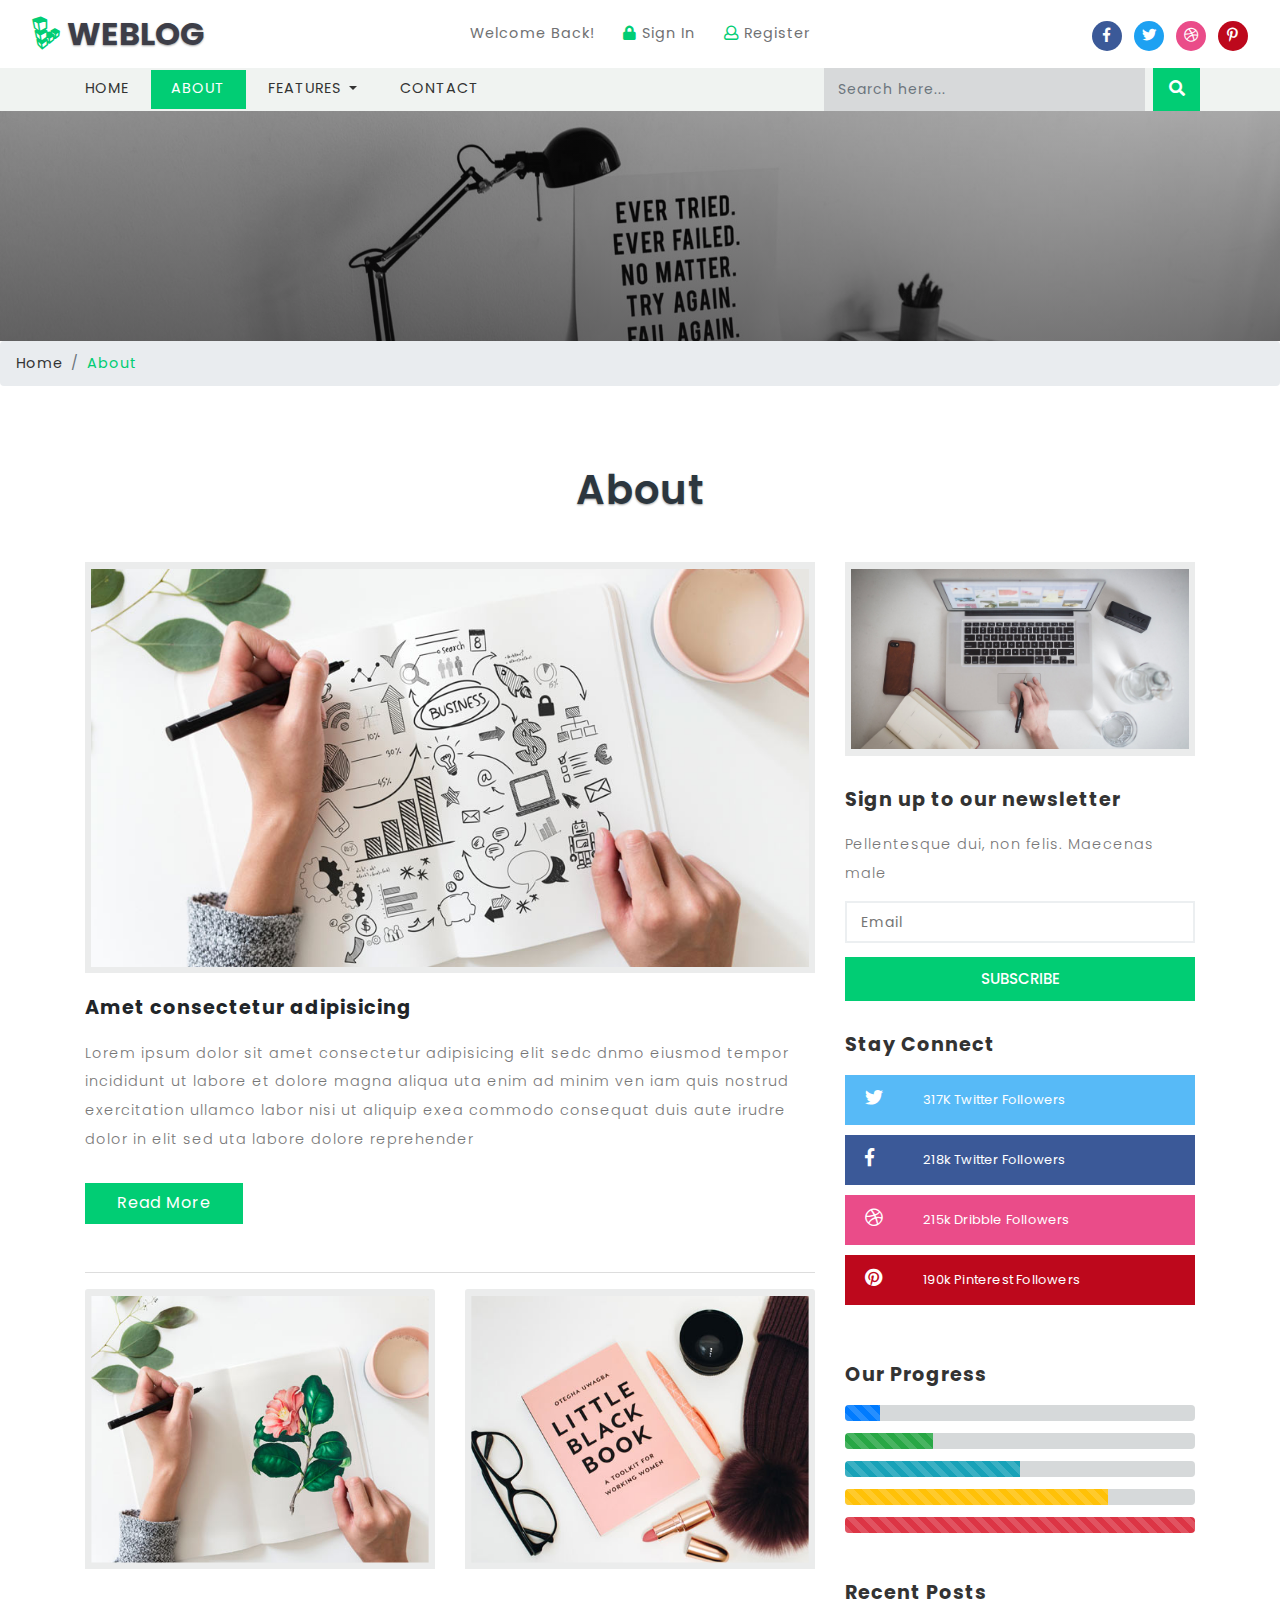
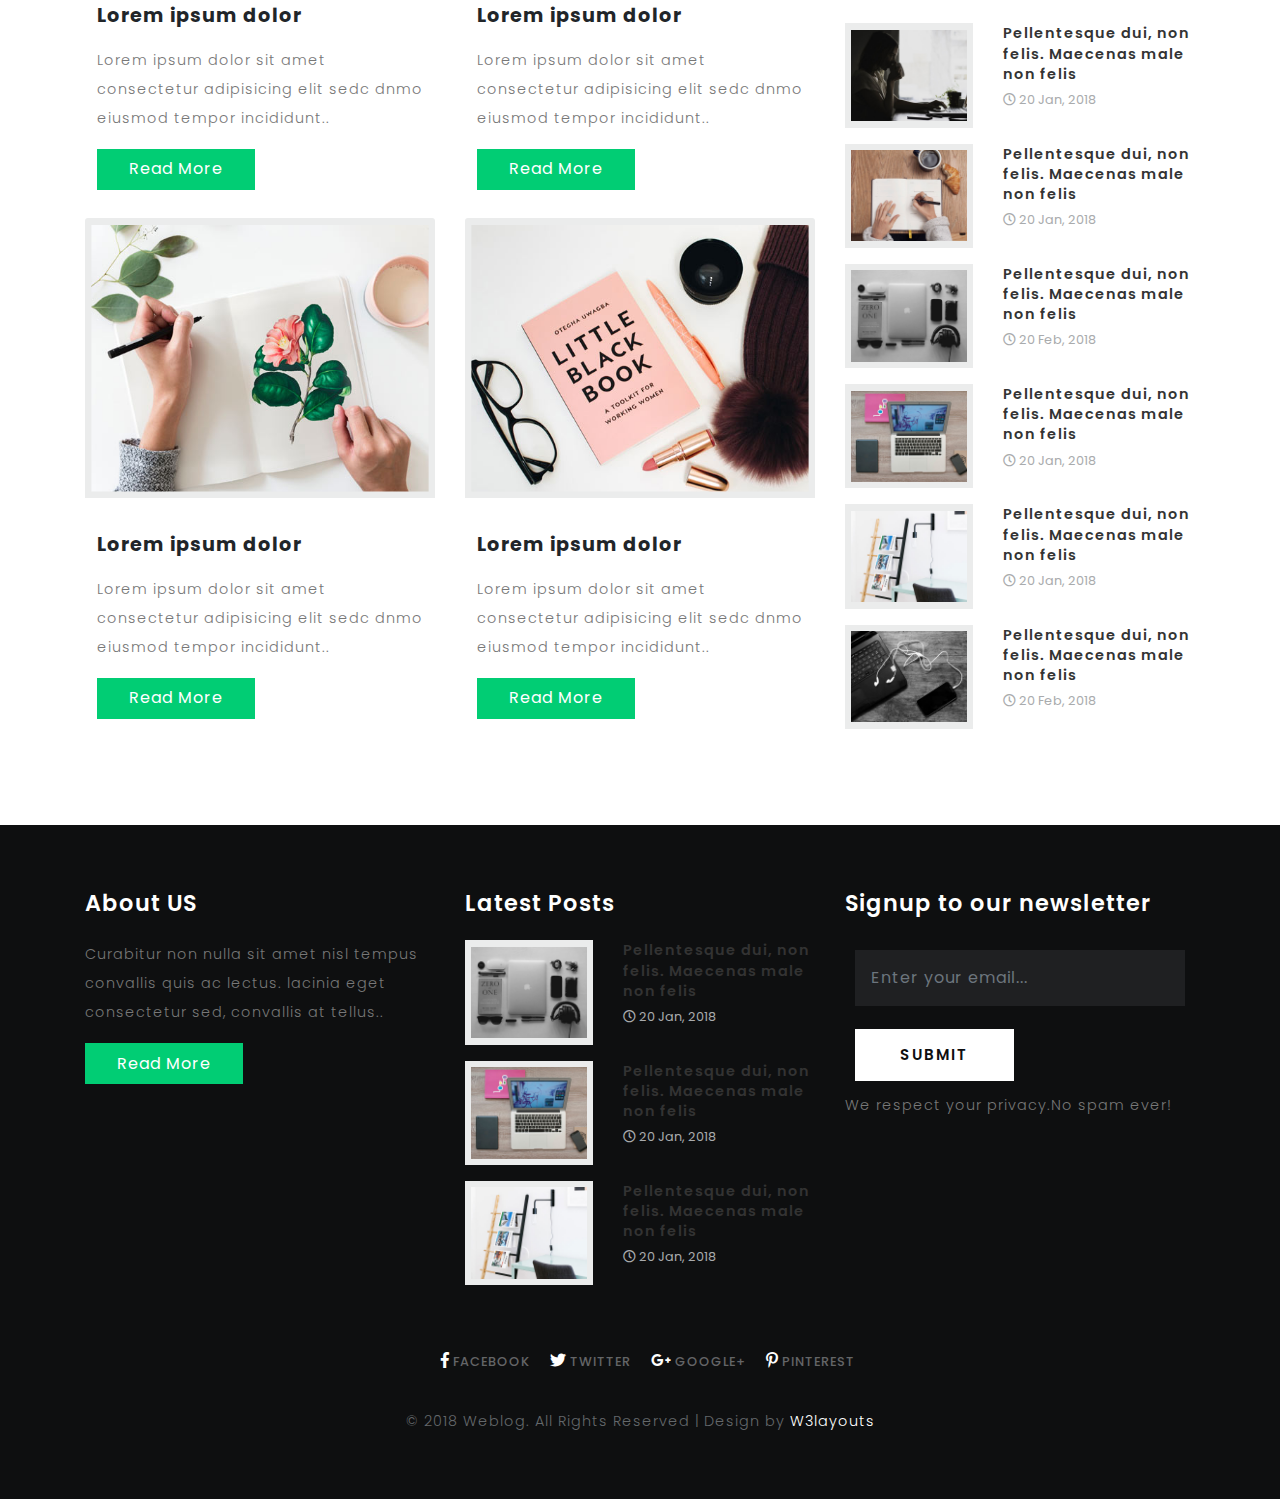
<file: BlogSite/CoreDemo/wwwroot/CoreBlogTema/web/about.html>
<!--
	Author: W3layouts
	Author URL: http://w3layouts.com
	License: Creative Commons Attribution 3.0 Unported
	License URL: http://creativecommons.org/licenses/by/3.0/
-->

<!DOCTYPE html>
<html lang="zxx">

<head>
	<title>Weblog a Blogging Category Bootstrap responsive WebTemplate | About :: w3layouts</title>
	<meta name="viewport" content="width=device-width, initial-scale=1">
	<meta charset="utf-8">
	<meta name="keywords" content="Weblog a Responsive web template, Bootstrap Web Templates, Flat Web Templates, Android Compatible web template, 
Smartphone Compatible web template, free webdesigns for Nokia, Samsung, LG, SonyEricsson, Motorola web design" />

	<script>
		addEventListener("load", function () {
			setTimeout(hideURLbar, 0);
		}, false);

		function hideURLbar() {
			window.scrollTo(0, 1);
		}
	</script>
	<link href="css/bootstrap.css" rel='stylesheet' type='text/css' />
	<link href="css/single.css" rel='stylesheet' type='text/css' />
	<link href="css/style.css" rel='stylesheet' type='text/css' />
	<link href="css/fontawesome-all.css" rel="stylesheet">
	<link href="//fonts.googleapis.com/css?family=Poppins:100,100i,200,200i,300,300i,400,400i,500,500i,600,600i,700,700i,800"
	    rel="stylesheet">
</head>

<body>
	<!--Header-->

	<header>
		<div class="top-bar_sub_w3layouts container-fluid">
			<div class="row">
				<div class="col-md-4 logo text-left">
					<a class="navbar-brand" href="index.html">
						<i class="fab fa-linode"></i> Weblog</a>
				</div>
				<div class="col-md-4 top-forms text-center mt-lg-3 mt-md-1 mt-0">
					<span>Welcome Back!</span>
					<span class="mx-lg-4 mx-md-2  mx-1">
						<a href="login.html">
							<i class="fas fa-lock"></i> Sign In</a>
					</span>
					<span>
						<a href="register.html">
							<i class="far fa-user"></i> Register</a>
					</span>
				</div>
				<div class="col-md-4 log-icons text-right">

					<ul class="social_list1 mt-3">

						<li>
							<a href="#" class="facebook1 mx-2">
								<i class="fab fa-facebook-f"></i>

							</a>
						</li>
						<li>
							<a href="#" class="twitter2">
								<i class="fab fa-twitter"></i>

							</a>
						</li>
						<li>
							<a href="#" class="dribble3 mx-2">
								<i class="fab fa-dribbble"></i>
							</a>
						</li>
						<li>
							<a href="#" class="pin">
								<i class="fab fa-pinterest-p"></i>
							</a>
						</li>
					</ul>
				</div>
			</div>
		</div>

		<div class="header_top" id="home">
			<nav class="navbar navbar-expand-lg navbar-light bg-light">
				<button class="navbar-toggler navbar-toggler-right mx-auto" type="button" data-toggle="collapse" data-target="#navbarSupportedContent" aria-controls="navbarSupportedContent"
						aria-expanded="false" aria-label="Toggle navigation">
						<span class="navbar-toggler-icon"></span>
				</button>

				<div class="collapse navbar-collapse" id="navbarSupportedContent">
					<ul class="navbar-nav mr-auto">
						<li class="nav-item">
							<a class="nav-link" href="index.html">Home
								<span class="sr-only">(current)</span>
							</a>
						</li>
						<li class="nav-item active">
							<a class="nav-link" href="about.html">About</a>
						</li>
						<li class="nav-item dropdown">
							<a class="nav-link dropdown-toggle" href="#" id="navbarDropdown" role="button" data-toggle="dropdown" aria-haspopup="true"
							    aria-expanded="false">
								Features
							</a>
							<div class="dropdown-menu" aria-labelledby="navbarDropdown">
								<a class="dropdown-item" href="#"></a>
								<a class="dropdown-item" href="blog1.html">Standard Blog</a>
								<div class="dropdown-divider"></div>
								<a class="dropdown-item" href="blog2.html">2 Column Blog</a>
								<div class="dropdown-divider"></div>
								<a class="dropdown-item" href="blog3.html">3 Column Blog</a>

							</div>
						</li>
						<li class="nav-item">
							<a class="nav-link" href="contact.html">Contact</a>
						</li>

					</ul>
					<form action="#" method="post" class="form-inline my-2 my-lg-0 header-search">
						<input class="form-control mr-sm-2" type="search" placeholder="Search here..." name="Search" required="">
						<button class="btn btn1 my-2 my-sm-0" type="submit">
							<i class="fas fa-search"></i>
						</button>
					</form>



				</div>
			</nav>

		</div>
	</header>
	<!--//header-->

	<!--/banner-->
	<div class="banner-inner">
	</div>
	<ol class="breadcrumb">
		<li class="breadcrumb-item">
			<a href="index.html">Home</a>
		</li>
		<li class="breadcrumb-item active">About</li>
	</ol>
	<!--//banner-->
	<!--/main-->
	<section class="main-content-w3layouts-agileits">
		<div class="container">
			<h3 class="tittle">About</h3>
			<div class="row inner-sec">
				<!--left-->
				<div class="col-lg-8 left-blog-info-w3layouts-agileits text-left">
					<div class="blog-grid-top">

						<div class="blog_info_left_grid">
							<a href="single.html">
								<img src="images/b5.jpg" class="img-fluid" alt="">
							</a>
						</div>
						<h3>
							Amet consectetur adipisicing
						</h3>
						<p>Lorem ipsum dolor sit amet consectetur adipisicing elit sedc dnmo eiusmod tempor incididunt ut labore et dolore magna
							aliqua uta enim ad minim ven iam quis nostrud exercitation ullamco labor nisi ut aliquip exea commodo consequat duis
							aute irudre dolor in elit sed uta labore dolore reprehender</p>
						<a href="single.html" class="btn btn-primary read-m">Read More</a>
					</div>
					<div class="row">
						<div class="col-md-6 card mt-3">
							<img class="card-img-top" src="images/2.jpg" alt="Card-image">
							<div class="card-body">
								<h5 class="card-title">Lorem ipsum dolor </h5>
								<p class="card-text mb-3">Lorem ipsum dolor sit amet consectetur adipisicing elit sedc dnmo eiusmod tempor incididunt.. </p>
								<a href="single.html" class="btn btn-primary read-m">Read More</a>
							</div>
						</div>
						<div class="col-md-6 card mt-3">
							<img class="card-img-top" src="images/3.jpg" alt="Card-image">
							<div class="card-body">
								<h5 class="card-title">Lorem ipsum dolor </h5>
								<p class="card-text mb-3">Lorem ipsum dolor sit amet consectetur adipisicing elit sedc dnmo eiusmod tempor incididunt.. </p>
								<a href="single.html" class="btn btn-primary read-m">Read More</a>
							</div>
						</div>
						<div class="col-md-6 card mt-3">
							<img class="card-img-top" src="images/2.jpg" alt="Card-image">
							<div class="card-body">
								<h5 class="card-title">Lorem ipsum dolor </h5>
								<p class="card-text mb-3">Lorem ipsum dolor sit amet consectetur adipisicing elit sedc dnmo eiusmod tempor incididunt.. </p>
								<a href="single.html" class="btn btn-primary read-m">Read More</a>
							</div>
						</div>
						<div class="col-md-6 card mt-3">
							<img class="card-img-top" src="images/3.jpg" alt="Card-image">
							<div class="card-body">
								<h5 class="card-title">Lorem ipsum dolor </h5>
								<p class="card-text mb-3">Lorem ipsum dolor sit amet consectetur adipisicing elit sedc dnmo eiusmod tempor incididunt.. </p>
								<a href="single.html" class="btn btn-primary read-m">Read More</a>
							</div>
						</div>
					</div>
				</div>
				<!--//left-->
				<!--right-->
				<aside class="col-lg-4 agileits-w3ls-right-blog-con text-right">
					<div class="right-blog-info text-left">
						<div class="tech-btm">
							<img src="images/banner1.jpg" class="img-fluid" alt="">
						</div>
						<div class="tech-btm">
							<h4>Sign up to our newsletter</h4>
							<p>Pellentesque dui, non felis. Maecenas male </p>
							<form action="#" method="post">
								<input type="email" placeholder="Email" required="">
								<input type="submit" value="Subscribe">
							</form>

						</div>
						<div class="tech-btm widget_social">
							<h4>Stay Connect</h4>
							<ul>

								<li>
									<a class="twitter" href="#">
										<i class="fab fa-twitter"></i>
										<span class="count">317K</span> Twitter Followers</a>
								</li>
								<li>
									<a class="facebook" href="#">
										<i class="fab fa-facebook-f"></i>
										<span class="count">218k</span> Twitter Followers</a>
								</li>
								<li>
									<a class="dribble" href="#">
										<i class="fab fa-dribbble"></i>

										<span class="count">215k</span> Dribble Followers</a>
								</li>
								<li>
									<a class="pin" href="#">
										<i class="fab fa-pinterest"></i>
										<span class="count">190k</span> Pinterest Followers</a>
								</li>

							</ul>
						</div>
						<div class="single-gd my-5 tech-btm">
							<h4>Our Progress</h4>
							<div class="progress">
								<div class="progress-bar progress-bar-striped" role="progressbar" style="width: 10%" aria-valuenow="10" aria-valuemin="0"
								    aria-valuemax="100"></div>
							</div>
							<div class="progress">
								<div class="progress-bar progress-bar-striped bg-success" role="progressbar" style="width: 25%" aria-valuenow="25" aria-valuemin="0"
								    aria-valuemax="100"></div>
							</div>
							<div class="progress">
								<div class="progress-bar progress-bar-striped bg-info" role="progressbar" style="width: 50%" aria-valuenow="50" aria-valuemin="0"
								    aria-valuemax="100"></div>
							</div>
							<div class="progress">
								<div class="progress-bar progress-bar-striped bg-warning" role="progressbar" style="width: 75%" aria-valuenow="75" aria-valuemin="0"
								    aria-valuemax="100"></div>
							</div>
							<div class="progress">
								<div class="progress-bar progress-bar-striped bg-danger" role="progressbar" style="width: 100%" aria-valuenow="100" aria-valuemin="0"
								    aria-valuemax="100"></div>
							</div>
						</div>
						<div class="tech-btm">
							<h4>Recent Posts</h4>

							<div class="blog-grids row mb-3">
								<div class="col-md-5 blog-grid-left">
									<a href="single.html">
										<img src="images/1.jpg" class="img-fluid" alt="">
									</a>
								</div>
								<div class="col-md-7 blog-grid-right">

									<h5>
										<a href="single.html">Pellentesque dui, non felis. Maecenas male non felis </a>
									</h5>
									<div class="sub-meta">
										<span>
											<i class="far fa-clock"></i> 20 Jan, 2018</span>
									</div>
								</div>

							</div>
							<div class="blog-grids row mb-3">
								<div class="col-md-5 blog-grid-left">
									<a href="single.html">
										<img src="images/7.jpg" class="img-fluid" alt="">
									</a>
								</div>
								<div class="col-md-7 blog-grid-right">

									<h5>
										<a href="single.html">Pellentesque dui, non felis. Maecenas male non felis </a>
									</h5>
									<div class="sub-meta">
										<span>
											<i class="far fa-clock"></i> 20 Jan, 2018</span>
									</div>
								</div>
								<div class="clearfix"> </div>
							</div>
							<div class="blog-grids row mb-3">
								<div class="col-md-5 blog-grid-left">
									<a href="single.html">
										<img src="images/4.jpg" class="img-fluid" alt="">
									</a>
								</div>
								<div class="col-md-7 blog-grid-right">
									<h5>
										<a href="single.html">Pellentesque dui, non felis. Maecenas male non felis </a>
									</h5>
									<div class="sub-meta">
										<span>
											<i class="far fa-clock"></i> 20 Feb, 2018</span>
									</div>
								</div>

							</div>
							<div class="blog-grids row mb-3">
								<div class="col-md-5 blog-grid-left">
									<a href="single.html">
										<img src="images/5.jpg" class="img-fluid" alt="">
									</a>
								</div>
								<div class="col-md-7 blog-grid-right">

									<h5>
										<a href="single.html">Pellentesque dui, non felis. Maecenas male non felis </a>
									</h5>
									<div class="sub-meta">
										<span>
											<i class="far fa-clock"></i> 20 Jan, 2018</span>
									</div>
								</div>

							</div>
							<div class="blog-grids row mb-3">
								<div class="col-md-5 blog-grid-left">
									<a href="single.html">
										<img src="images/6.jpg" class="img-fluid" alt="">
									</a>
								</div>
								<div class="col-md-7 blog-grid-right">

									<h5>
										<a href="single.html">Pellentesque dui, non felis. Maecenas male non felis </a>
									</h5>
									<div class="sub-meta">
										<span>
											<i class="far fa-clock"></i> 20 Jan, 2018</span>
									</div>
								</div>

							</div>
							<div class="blog-grids row mb-3">
								<div class="col-md-5 blog-grid-left">
									<a href="single.html">
										<img src="images/8.jpg" class="img-fluid" alt="">
									</a>
								</div>
								<div class="col-md-7 blog-grid-right">
									<h5>
										<a href="single.html">Pellentesque dui, non felis. Maecenas male non felis </a>
									</h5>
									<div class="sub-meta">
										<span>
											<i class="far fa-clock"></i> 20 Feb, 2018</span>
									</div>
								</div>

							</div>
						</div>
					</div>

				</aside>
				<!--//right-->
			</div>
		</div>
	</section>
	<!--//main-->

	<!--footer-->
	<footer>
		<div class="container">
			<div class="row">
				<div class="col-lg-4 footer-grid-agileits-w3ls text-left">
					<h3>About US</h3>
					<p>Curabitur non nulla sit amet nisl tempus convallis quis ac lectus. lacinia eget consectetur sed, convallis at tellus..</p>
					<div class="read">
						<a href="single.html" class="btn btn-primary read-m">Read More</a>
					</div>
				</div>
				<div class="col-lg-4 footer-grid-agileits-w3ls text-left">

					<div class="tech-btm">
						<h3>Latest Posts</h3>
						<div class="blog-grids row mb-3">
							<div class="col-md-5 blog-grid-left">
								<a href="single.html">
									<img src="images/4.jpg" class="img-fluid" alt="">
								</a>
							</div>
							<div class="col-md-7 blog-grid-right">

								<h5>
									<a href="single.html">Pellentesque dui, non felis. Maecenas male non felis </a>
								</h5>
								<div class="sub-meta">
									<span>
										<i class="far fa-clock"></i> 20 Jan, 2018</span>
								</div>
							</div>

						</div>
						<div class="blog-grids row mb-3">
							<div class="col-md-5 blog-grid-left">
								<a href="single.html">
									<img src="images/5.jpg" class="img-fluid" alt="">
								</a>
							</div>
							<div class="col-md-7 blog-grid-right">

								<h5>
									<a href="single.html">Pellentesque dui, non felis. Maecenas male non felis </a>
								</h5>
								<div class="sub-meta">
									<span>
										<i class="far fa-clock"></i> 20 Jan, 2018</span>
								</div>
							</div>

						</div>
						<div class="blog-grids row mb-3">
							<div class="col-md-5 blog-grid-left">
								<a href="single.html">
									<img src="images/6.jpg" class="img-fluid" alt="">
								</a>
							</div>
							<div class="col-md-7 blog-grid-right">

								<h5>
									<a href="single.html">Pellentesque dui, non felis. Maecenas male non felis </a>
								</h5>
								<div class="sub-meta">
									<span>
										<i class="far fa-clock"></i> 20 Jan, 2018</span>
								</div>
							</div>

						</div>
					</div>
				</div>
				<!-- subscribe -->
				<div class="col-lg-4 subscribe-main footer-grid-agileits-w3ls text-left">
					<h2>Signup to our newsletter</h2>
					<div class="subscribe-main text-left">
						<div class="subscribe-form">
							<form action="#" method="post" class="subscribe_form">
								<input class="form-control" type="email" placeholder="Enter your email..." required="">
								<button type="submit" class="btn btn-primary submit">Submit</button>
							</form>
							<div class="clearfix"> </div>
						</div>
						<p>We respect your privacy.No spam ever!</p>
					</div>
					<!-- //subscribe -->
				</div>
			</div>
			<!-- footer -->
			<div class="footer-cpy text-center">
				<div class="footer-social">
					<div class="copyrighttop">
						<ul>
							<li class="mx-3">
								<a class="facebook" href="#">
									<i class="fab fa-facebook-f"></i>
									<span>Facebook</span>
								</a>
							</li>
							<li>
								<a class="facebook" href="#">
									<i class="fab fa-twitter"></i>
									<span>Twitter</span>
								</a>
							</li>
							<li class="mx-3">
								<a class="facebook" href="#">
									<i class="fab fa-google-plus-g"></i>
									<span>Google+</span>
								</a>
							</li>
							<li>
								<a class="facebook" href="#">
									<i class="fab fa-pinterest-p"></i>
									<span>Pinterest</span>
								</a>
							</li>
						</ul>

					</div>
				</div>
				<div class="w3layouts-agile-copyrightbottom">
					<p>© 2018 Weblog. All Rights Reserved | Design by
						<a href="http://w3layouts.com/">W3layouts</a>
					</p>

				</div>
			</div>

			<!-- //footer -->


		</div>
	</footer>
	<!---->
	<!-- js -->
	<script src="js/jquery-2.2.3.min.js"></script>
	<!-- //js -->
	<!--/ start-smoth-scrolling -->
	<script src="js/move-top.js"></script>
	<script src="js/easing.js"></script>
	<script>
		jQuery(document).ready(function ($) {
			$(".scroll").click(function (event) {
				event.preventDefault();
				$('html,body').animate({
					scrollTop: $(this.hash).offset().top
				}, 900);
			});
		});
	</script>
	<!--// end-smoth-scrolling -->

	<script>
		$(document).ready(function () {
			/*
									var defaults = {
							  			containerID: 'toTop', // fading element id
										containerHoverID: 'toTopHover', // fading element hover id
										scrollSpeed: 1200,
										easingType: 'linear' 
							 		};
									*/

			$().UItoTop({
				easingType: 'easeOutQuart'
			});

		});
	</script>
	<a href="#home" class="scroll" id="toTop" style="display: block;">
		<span id="toTopHover" style="opacity: 1;"> </span>
	</a>

	<!-- //Custom-JavaScript-File-Links -->
	<script src="js/bootstrap.js"></script>


</body>

</html>
</file>
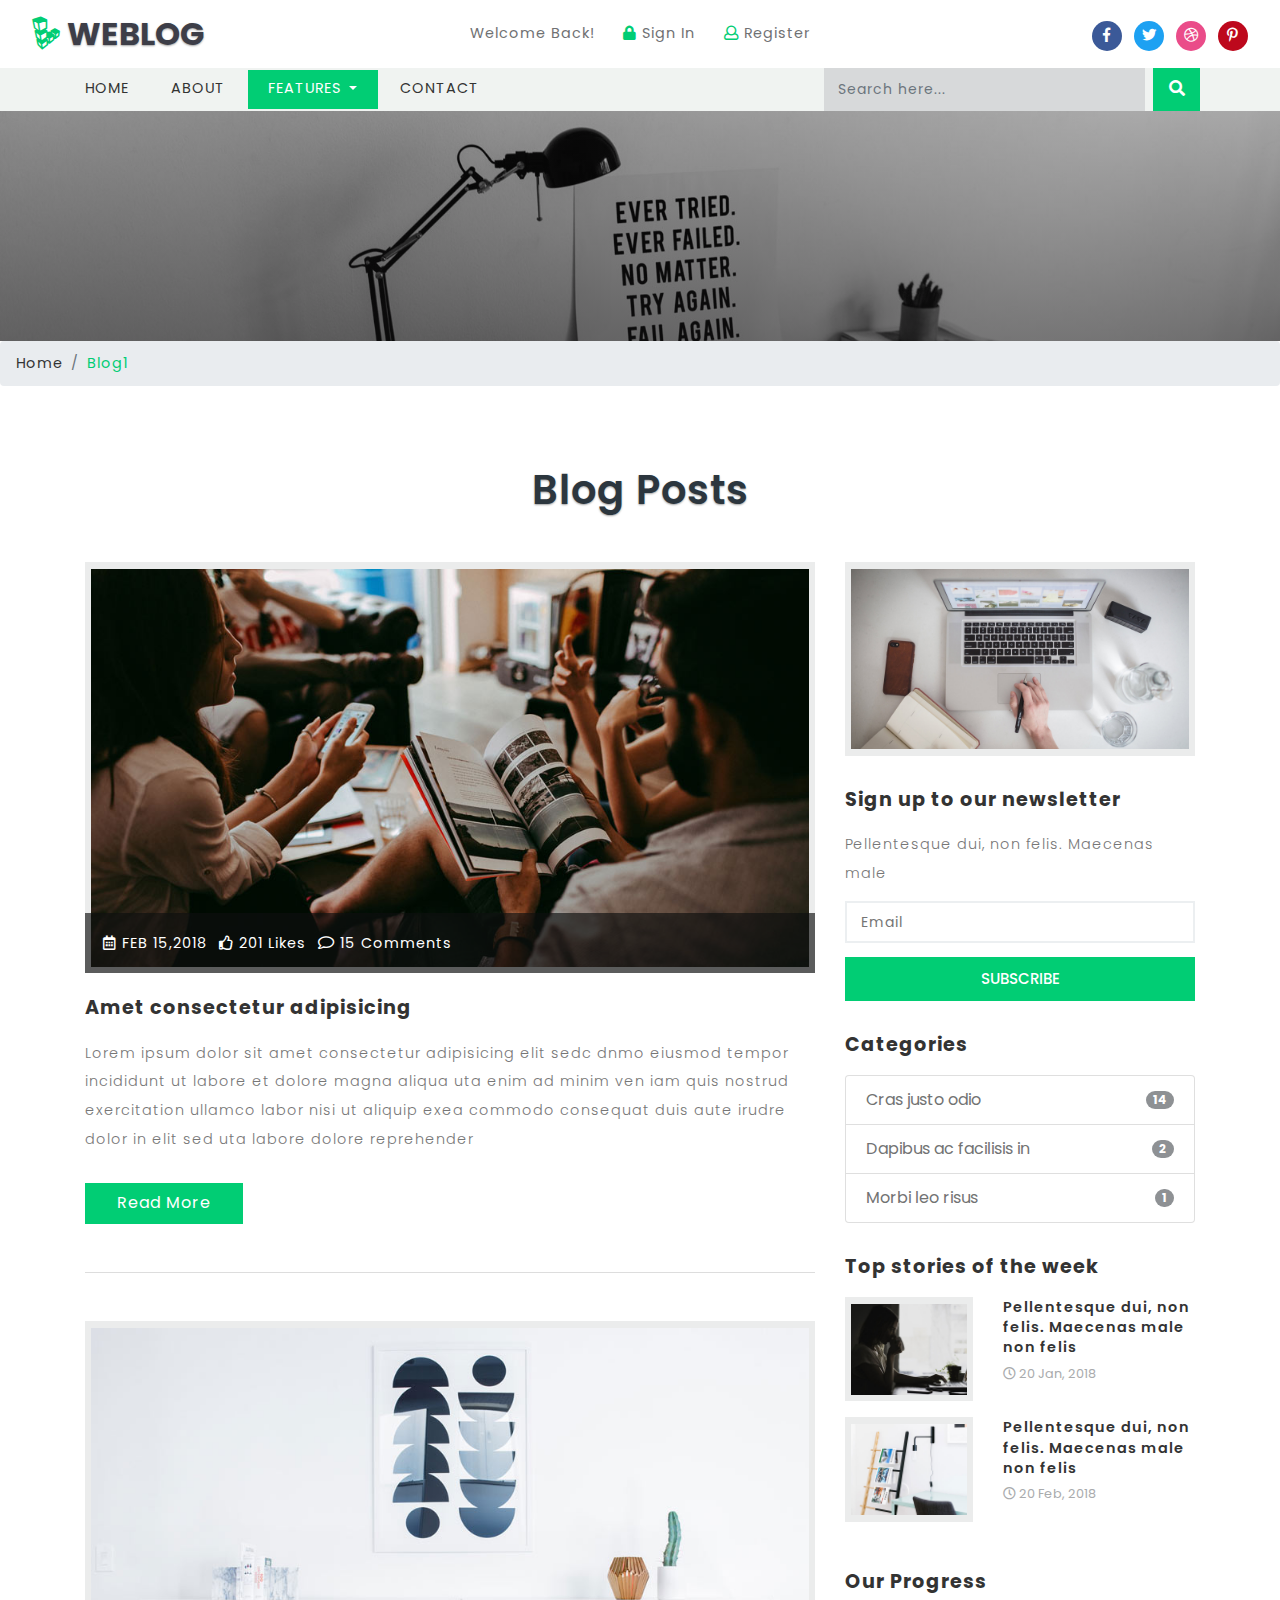
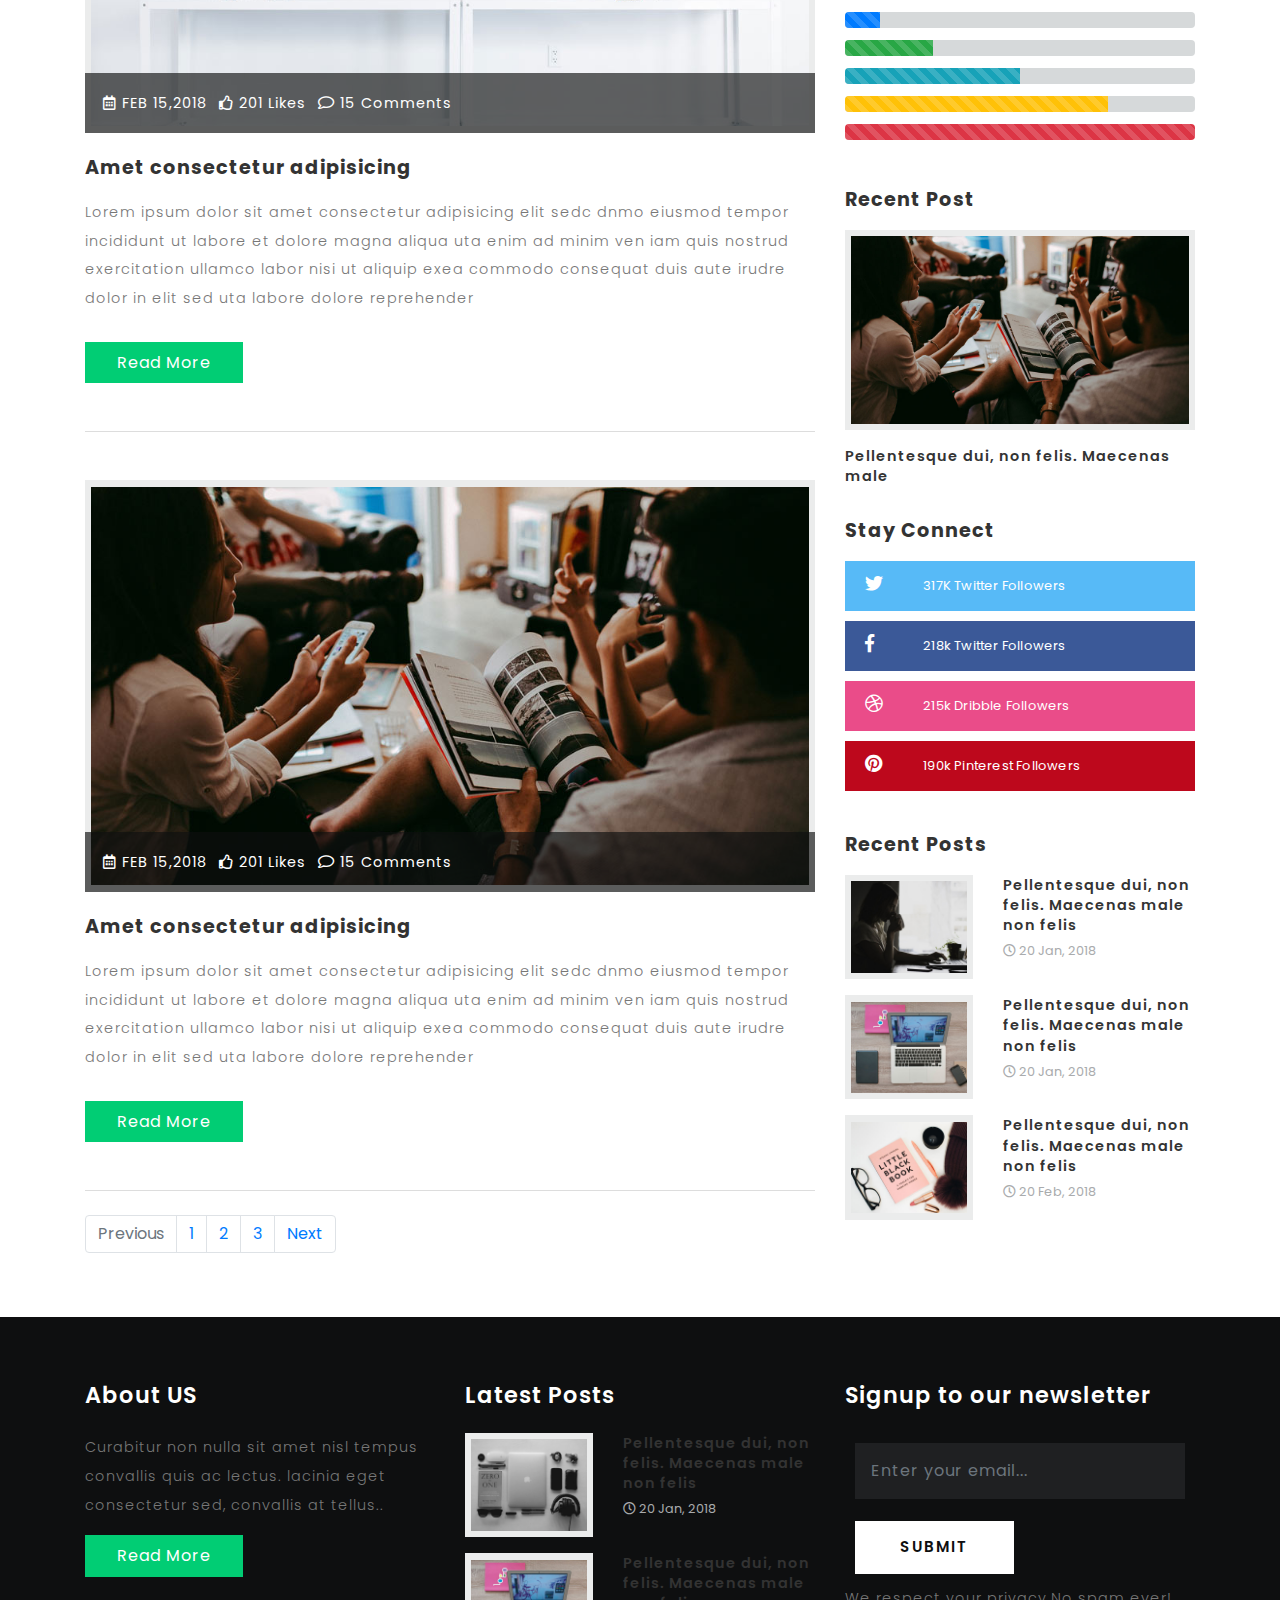
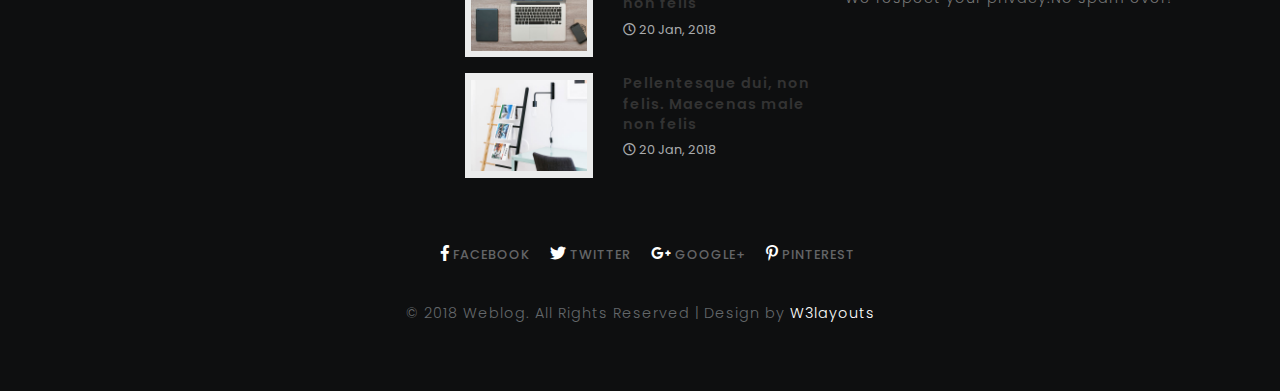
<file: BlogSite/CoreDemo/wwwroot/CoreBlogTema/web/blog1.html>
<!--
	Author: W3layouts
	Author URL: http://w3layouts.com
	License: Creative Commons Attribution 3.0 Unported
	License URL: http://creativecommons.org/licenses/by/3.0/
-->

<!DOCTYPE html>
<html lang="zxx">

<head>
	<title>Weblog a Blogging Category Bootstrap responsive WebTemplate | Blog1 :: w3layouts</title>
	<meta name="viewport" content="width=device-width, initial-scale=1">
	<meta charset="utf-8">
	<meta name="keywords" content="Weblog a Responsive web template, Bootstrap Web Templates, Flat Web Templates, Android Compatible web template, 
Smartphone Compatible web template, free webdesigns for Nokia, Samsung, LG, SonyEricsson, Motorola web design" />

	<script>
		addEventListener("load", function () {
			setTimeout(hideURLbar, 0);
		}, false);

		function hideURLbar() {
			window.scrollTo(0, 1);
		}
	</script>
	<link href="css/bootstrap.css" rel='stylesheet' type='text/css' />
	<link rel="stylesheet" href="css/single.css">
	<link href="css/style.css" rel='stylesheet' type='text/css' />
	<link href="css/fontawesome-all.css" rel="stylesheet">
	<link href="//fonts.googleapis.com/css?family=Poppins:100,100i,200,200i,300,300i,400,400i,500,500i,600,600i,700,700i,800"
	    rel="stylesheet">
</head>

<body>
	<!--Header-->

	<header>
		<div class="top-bar_sub_w3layouts container-fluid">
			<div class="row">
				<div class="col-md-4 logo text-left">
					<a class="navbar-brand" href="index.html">
						<i class="fab fa-linode"></i> Weblog</a>
				</div>
				<div class="col-md-4 top-forms text-center mt-lg-3 mt-md-1 mt-0">
					<span>Welcome Back!</span>
					<span class="mx-lg-4 mx-md-2  mx-1">
						<a href="login.html">
							<i class="fas fa-lock"></i> Sign In</a>
					</span>
					<span>
						<a href="register.html">
							<i class="far fa-user"></i> Register</a>
					</span>
				</div>
				<div class="col-md-4 log-icons text-right">

					<ul class="social_list1 mt-3">

						<li>
							<a href="#" class="facebook1 mx-2">
								<i class="fab fa-facebook-f"></i>

							</a>
						</li>
						<li>
							<a href="#" class="twitter2">
								<i class="fab fa-twitter"></i>

							</a>
						</li>
						<li>
							<a href="#" class="dribble3 mx-2">
								<i class="fab fa-dribbble"></i>
							</a>
						</li>
						<li>
							<a href="#" class="pin">
								<i class="fab fa-pinterest-p"></i>
							</a>
						</li>
					</ul>
				</div>
			</div>
		</div>

		<div class="header_top" id="home">
			<nav class="navbar navbar-expand-lg navbar-light bg-light">
				<button class="navbar-toggler navbar-toggler-right mx-auto" type="button" data-toggle="collapse" data-target="#navbarSupportedContent" aria-controls="navbarSupportedContent"
						aria-expanded="false" aria-label="Toggle navigation">
						<span class="navbar-toggler-icon"></span>
				</button>

				<div class="collapse navbar-collapse" id="navbarSupportedContent">
					<ul class="navbar-nav mr-auto">
						<li class="nav-item">
							<a class="nav-link" href="index.html">Home
								<span class="sr-only">(current)</span>
							</a>
						</li>
						<li class="nav-item">
							<a class="nav-link" href="about.html">About</a>
						</li>
						<li class="nav-item dropdown active">
							<a class="nav-link dropdown-toggle" href="#" id="navbarDropdown" role="button" data-toggle="dropdown" aria-haspopup="true"
							    aria-expanded="false">
								Features
							</a>
							<div class="dropdown-menu" aria-labelledby="navbarDropdown">
								<a class="dropdown-item" href="#"></a>
								<a class="dropdown-item" href="blog1.html">Standard Blog</a>
								<div class="dropdown-divider"></div>
								<a class="dropdown-item" href="blog2.html">2 Column Blog</a>
								<div class="dropdown-divider"></div>
								<a class="dropdown-item" href="blog3.html">3 Column Blog</a>

							</div>
						</li>
						<li class="nav-item">
							<a class="nav-link" href="contact.html">Contact</a>
						</li>

					</ul>
					<form action="#" method="post" class="form-inline my-2 my-lg-0 header-search">
						<input class="form-control mr-sm-2" type="search" placeholder="Search here..." name="Search" required="">
						<button class="btn btn1 my-2 my-sm-0" type="submit">
							<i class="fas fa-search"></i>
						</button>
					</form>



				</div>
			</nav>

		</div>
	</header>
	<!--//header-->
	<!--/banner-->
	<div class="banner-inner">
	</div>
	<ol class="breadcrumb">
		<li class="breadcrumb-item">
			<a href="index.html">Home</a>
		</li>
		<li class="breadcrumb-item active">Blog1</li>
	</ol>
	<!--//banner-->

	<!--/main-->
	<section class="main-content-w3layouts-agileits">
		<div class="container">
			<h3 class="tittle">Blog Posts</h3>
			<div class="row inner-sec">
				<!--left-->
				<div class="col-lg-8 left-blog-info-w3layouts-agileits text-left">
					<article class="blog-grid-top">
						<div class="b-grid-top">
							<div class="blog_info_left_grid">
								<a href="single.html">
									<img src="images/b1.jpg" class="img-fluid" alt="">
								</a>
							</div>
							<div class="blog-info-middle">
								<ul>
									<li>
										<a href="#">
											<i class="far fa-calendar-alt"></i> FEB 15,2018</a>
									</li>
									<li class="mx-2">
										<a href="#">
											<i class="far fa-thumbs-up"></i> 201 Likes</a>
									</li>
									<li>
										<a href="#">
											<i class="far fa-comment"></i> 15 Comments</a>
									</li>

								</ul>
							</div>
						</div>

						<h3>
							<a href="single.html">Amet consectetur adipisicing </a>
						</h3>
						<p>Lorem ipsum dolor sit amet consectetur adipisicing elit sedc dnmo eiusmod tempor incididunt ut labore et dolore magna
							aliqua uta enim ad minim ven iam quis nostrud exercitation ullamco labor nisi ut aliquip exea commodo consequat duis
							aute irudre dolor in elit sed uta labore dolore reprehender</p>
						<a href="single.html" class="btn btn-primary read-m">Read More</a>
					</article>
					<article class="blog-grid-top my-5">
						<div class="b-grid-top">
							<div class="blog_info_left_grid">
								<a href="single.html">
									<img src="images/b4.jpg" class="img-fluid" alt="">
								</a>
							</div>
							<div class="blog-info-middle">
								<ul>
									<li>
										<a href="#">
											<i class="far fa-calendar-alt"></i> FEB 15,2018</a>
									</li>
									<li class="mx-2">
										<a href="#">
											<i class="far fa-thumbs-up"></i> 201 Likes</a>
									</li>
									<li>
										<a href="#">
											<i class="far fa-comment"></i> 15 Comments</a>
									</li>

								</ul>
							</div>
						</div>

						<h3>
							<a href="single.html">Amet consectetur adipisicing </a>
						</h3>
						<p>Lorem ipsum dolor sit amet consectetur adipisicing elit sedc dnmo eiusmod tempor incididunt ut labore et dolore magna
							aliqua uta enim ad minim ven iam quis nostrud exercitation ullamco labor nisi ut aliquip exea commodo consequat duis
							aute irudre dolor in elit sed uta labore dolore reprehender</p>
						<a href="single.html" class="btn btn-primary read-m">Read More</a>
					</article>
					<article class="blog-grid-top mb-4">
						<div class="b-grid-top">
							<div class="blog_info_left_grid">
								<a href="single.html">
									<img src="images/b1.jpg" class="img-fluid" alt="">
								</a>
							</div>
							<div class="blog-info-middle">
								<ul>
									<li>
										<a href="#">
											<i class="far fa-calendar-alt"></i> FEB 15,2018</a>
									</li>
									<li class="mx-2">
										<a href="#">
											<i class="far fa-thumbs-up"></i> 201 Likes</a>
									</li>
									<li>
										<a href="#">
											<i class="far fa-comment"></i> 15 Comments</a>
									</li>

								</ul>
							</div>
						</div>

						<h3>
							<a href="single.html">Amet consectetur adipisicing </a>
						</h3>
						<p>Lorem ipsum dolor sit amet consectetur adipisicing elit sedc dnmo eiusmod tempor incididunt ut labore et dolore magna
							aliqua uta enim ad minim ven iam quis nostrud exercitation ullamco labor nisi ut aliquip exea commodo consequat duis
							aute irudre dolor in elit sed uta labore dolore reprehender</p>
						<a href="single.html" class="btn btn-primary read-m">Read More</a>
					</article>
					<nav aria-label="Page navigation example">
						<ul class="pagination justify-content-left">
							<li class="page-item disabled">
								<a class="page-link" href="#" tabindex="-1">Previous</a>
							</li>
							<li class="page-item">
								<a class="page-link" href="#">1</a>
							</li>
							<li class="page-item">
								<a class="page-link" href="#">2</a>
							</li>
							<li class="page-item">
								<a class="page-link" href="#">3</a>
							</li>
							<li class="page-item">
								<a class="page-link" href="#">Next</a>
							</li>
						</ul>
					</nav>
				</div>
				<!--//left-->
				<!--right-->
				<aside class="col-lg-4 agileits-w3ls-right-blog-con text-left">
					<div class="right-blog-info text-left">
						<div class="tech-btm">
							<img src="images/banner1.jpg" class="img-fluid" alt="">
						</div>
						<div class="tech-btm">
							<h4>Sign up to our newsletter</h4>
							<p>Pellentesque dui, non felis. Maecenas male </p>
							<form action="#" method="post">
								<input type="email" placeholder="Email" required="">
								<input type="submit" value="Subscribe">
							</form>

						</div>
						<div class="tech-btm">
							<h4>Categories</h4>
							<ul class="list-group single">
								<li class="list-group-item d-flex justify-content-between align-items-center">
									Cras justo odio
									<span class="badge badge-primary badge-pill">14</span>
								</li>
								<li class="list-group-item d-flex justify-content-between align-items-center">
									Dapibus ac facilisis in
									<span class="badge badge-primary badge-pill">2</span>
								</li>
								<li class="list-group-item d-flex justify-content-between align-items-center">
									Morbi leo risus
									<span class="badge badge-primary badge-pill">1</span>
								</li>
							</ul>
						</div>
						<div class="tech-btm">
							<h4>Top stories of the week</h4>

							<div class="blog-grids row mb-3">
								<div class="col-md-5 blog-grid-left">
									<a href="single.html">
										<img src="images/1.jpg" class="img-fluid" alt="">
									</a>
								</div>
								<div class="col-md-7 blog-grid-right">

									<h5>
										<a href="single.html">Pellentesque dui, non felis. Maecenas male non felis </a>
									</h5>
									<div class="sub-meta">
										<span>
											<i class="far fa-clock"></i> 20 Jan, 2018</span>
									</div>
								</div>

							</div>
							<div class="blog-grids row mb-3">
								<div class="col-md-5 blog-grid-left">
									<a href="single.html">
										<img src="images/6.jpg" class="img-fluid" alt="">
									</a>
								</div>
								<div class="col-md-7 blog-grid-right">
									<h5>
										<a href="single.html">Pellentesque dui, non felis. Maecenas male non felis </a>
									</h5>
									<div class="sub-meta">
										<span>
											<i class="far fa-clock"></i> 20 Feb, 2018</span>
									</div>
								</div>

							</div>
						</div>
						<div class="single-gd my-5 tech-btm">
							<h4>Our Progress</h4>
							<div class="progress">
								<div class="progress-bar progress-bar-striped" role="progressbar" style="width: 10%" aria-valuenow="10" aria-valuemin="0"
								    aria-valuemax="100"></div>
							</div>
							<div class="progress">
								<div class="progress-bar progress-bar-striped bg-success" role="progressbar" style="width: 25%" aria-valuenow="25" aria-valuemin="0"
								    aria-valuemax="100"></div>
							</div>
							<div class="progress">
								<div class="progress-bar progress-bar-striped bg-info" role="progressbar" style="width: 50%" aria-valuenow="50" aria-valuemin="0"
								    aria-valuemax="100"></div>
							</div>
							<div class="progress">
								<div class="progress-bar progress-bar-striped bg-warning" role="progressbar" style="width: 75%" aria-valuenow="75" aria-valuemin="0"
								    aria-valuemax="100"></div>
							</div>
							<div class="progress">
								<div class="progress-bar progress-bar-striped bg-danger" role="progressbar" style="width: 100%" aria-valuenow="100" aria-valuemin="0"
								    aria-valuemax="100"></div>
							</div>
						</div>
						<div class="single-gd tech-btm text-left">
							<h4>Recent Post</h4>
							<div class="blog-grids">
								<div class="blog-grid-left">
									<a href="single.html">
										<img src="images/b1.jpg" class="img-fluid" alt="">
									</a>
								</div>
								<div class="blog-grid-right">

									<h5>
										<a href="single.html">Pellentesque dui, non felis. Maecenas male</a>
									</h5>
								</div>

							</div>
						</div>

						<div class="tech-btm widget_social text-left">
							<h4>Stay Connect</h4>
							<ul>

								<li>
									<a class="twitter" href="#">
										<i class="fab fa-twitter"></i>
										<span class="count">317K</span> Twitter Followers</a>
								</li>
								<li>
									<a class="facebook" href="#">
										<i class="fab fa-facebook-f"></i>
										<span class="count">218k</span> Twitter Followers</a>
								</li>
								<li>
									<a class="dribble" href="#">
										<i class="fab fa-dribbble"></i>

										<span class="count">215k</span> Dribble Followers</a>
								</li>
								<li>
									<a class="pin" href="#">
										<i class="fab fa-pinterest"></i>
										<span class="count">190k</span> Pinterest Followers</a>
								</li>

							</ul>
						</div>
						<div class="tech-btm">
							<h4>Recent Posts</h4>

							<div class="blog-grids row mb-3 text-left">
								<div class="col-md-5 blog-grid-left">
									<a href="single.html">
										<img src="images/1.jpg" class="img-fluid" alt="">
									</a>
								</div>
								<div class="col-md-7 blog-grid-right">

									<h5>
										<a href="single.html">Pellentesque dui, non felis. Maecenas male non felis </a>
									</h5>
									<div class="sub-meta">
										<span>
											<i class="far fa-clock"></i> 20 Jan, 2018</span>
									</div>
								</div>

							</div>
							<div class="blog-grids row mb-3 text-left">
								<div class="col-md-5 blog-grid-left">
									<a href="single.html">
										<img src="images/5.jpg" class="img-fluid" alt="">
									</a>
								</div>
								<div class="col-md-7 blog-grid-right">

									<h5>
										<a href="single.html">Pellentesque dui, non felis. Maecenas male non felis </a>
									</h5>
									<div class="sub-meta">
										<span>
											<i class="far fa-clock"></i> 20 Jan, 2018</span>
									</div>
								</div>
								<div class="clearfix"> </div>
							</div>
							<div class="blog-grids row mb-3 text-left">
								<div class="col-md-5 blog-grid-left">
									<a href="single.html">
										<img src="images/3.jpg" class="img-fluid" alt="">
									</a>
								</div>
								<div class="col-md-7 blog-grid-right">
									<h5>
										<a href="single.html">Pellentesque dui, non felis. Maecenas male non felis </a>
									</h5>
									<div class="sub-meta">
										<span>
											<i class="far fa-clock"></i> 20 Feb, 2018</span>
									</div>
								</div>

							</div>
						</div>
					</div>
				</aside>
				<!--//right-->
			</div>
		</div>
	</section>
	<!--//main-->

	<!--footer-->
	<footer>
		<div class="container">
			<div class="row">
				<div class="col-lg-4 footer-grid-agileits-w3ls text-left">
					<h3>About US</h3>
					<p>Curabitur non nulla sit amet nisl tempus convallis quis ac lectus. lacinia eget consectetur sed, convallis at tellus..</p>
					<div class="read">
						<a href="single.html" class="btn btn-primary read-m">Read More</a>
					</div>
				</div>
				<div class="col-lg-4 footer-grid-agileits-w3ls text-left">

					<div class="tech-btm">
						<h3>Latest Posts</h3>
						<div class="blog-grids row mb-3">
							<div class="col-md-5 blog-grid-left">
								<a href="single.html">
									<img src="images/4.jpg" class="img-fluid" alt="">
								</a>
							</div>
							<div class="col-md-7 blog-grid-right">

								<h5>
									<a href="single.html">Pellentesque dui, non felis. Maecenas male non felis </a>
								</h5>
								<div class="sub-meta">
									<span>
										<i class="far fa-clock"></i> 20 Jan, 2018</span>
								</div>
							</div>

						</div>
						<div class="blog-grids row mb-3">
							<div class="col-md-5 blog-grid-left">
								<a href="single.html">
									<img src="images/5.jpg" class="img-fluid" alt="">
								</a>
							</div>
							<div class="col-md-7 blog-grid-right">

								<h5>
									<a href="single.html">Pellentesque dui, non felis. Maecenas male non felis </a>
								</h5>
								<div class="sub-meta">
									<span>
										<i class="far fa-clock"></i> 20 Jan, 2018</span>
								</div>
							</div>

						</div>
						<div class="blog-grids row mb-3">
							<div class="col-md-5 blog-grid-left">
								<a href="single.html">
									<img src="images/6.jpg" class="img-fluid" alt="">
								</a>
							</div>
							<div class="col-md-7 blog-grid-right">

								<h5>
									<a href="single.html">Pellentesque dui, non felis. Maecenas male non felis </a>
								</h5>
								<div class="sub-meta">
									<span>
										<i class="far fa-clock"></i> 20 Jan, 2018</span>
								</div>
							</div>

						</div>
					</div>
				</div>
				<!-- subscribe -->
				<div class="col-lg-4 subscribe-main footer-grid-agileits-w3ls text-left">
					<h2>Signup to our newsletter</h2>
					<div class="subscribe-main text-left">
						<div class="subscribe-form">
							<form action="#" method="post" class="subscribe_form">
								<input class="form-control" type="email" placeholder="Enter your email..." required="">
								<button type="submit" class="btn btn-primary submit">Submit</button>
							</form>
							<div class="clearfix"> </div>
						</div>
						<p>We respect your privacy.No spam ever!</p>
					</div>
					<!-- //subscribe -->
				</div>
			</div>
			<!-- footer -->
			<div class="footer-cpy text-center">
				<div class="footer-social">
					<div class="copyrighttop">
						<ul>
							<li class="mx-3">
								<a class="facebook" href="#">
									<i class="fab fa-facebook-f"></i>
									<span>Facebook</span>
								</a>
							</li>
							<li>
								<a class="facebook" href="#">
									<i class="fab fa-twitter"></i>
									<span>Twitter</span>
								</a>
							</li>
							<li class="mx-3">
								<a class="facebook" href="#">
									<i class="fab fa-google-plus-g"></i>
									<span>Google+</span>
								</a>
							</li>
							<li>
								<a class="facebook" href="#">
									<i class="fab fa-pinterest-p"></i>
									<span>Pinterest</span>
								</a>
							</li>
						</ul>

					</div>
				</div>
				<div class="w3layouts-agile-copyrightbottom">
					<p>© 2018 Weblog. All Rights Reserved | Design by
						<a href="http://w3layouts.com/">W3layouts</a>
					</p>

				</div>
			</div>

			<!-- //footer -->


		</div>
	</footer>
	<!---->

	<!-- js -->
	<script src="js/jquery-2.2.3.min.js"></script>
	<!-- //js -->
	<!--/ start-smoth-scrolling -->
	<script src="js/move-top.js"></script>
	<script src="js/easing.js"></script>
	<script>
		jQuery(document).ready(function ($) {
			$(".scroll").click(function (event) {
				event.preventDefault();
				$('html,body').animate({
					scrollTop: $(this.hash).offset().top
				}, 900);
			});
		});
	</script>
	<!--// end-smoth-scrolling -->

	<script>
		$(document).ready(function () {
			/*
									var defaults = {
							  			containerID: 'toTop', // fading element id
										containerHoverID: 'toTopHover', // fading element hover id
										scrollSpeed: 1200,
										easingType: 'linear' 
							 		};
									*/

			$().UItoTop({
				easingType: 'easeOutQuart'
			});

		});
	</script>
	<a href="#home" class="scroll" id="toTop" style="display: block;">
		<span id="toTopHover" style="opacity: 1;"> </span>
	</a>

	<!-- //Custom-JavaScript-File-Links -->
	<script src="js/bootstrap.js"></script>


</body>

</html>
</file>
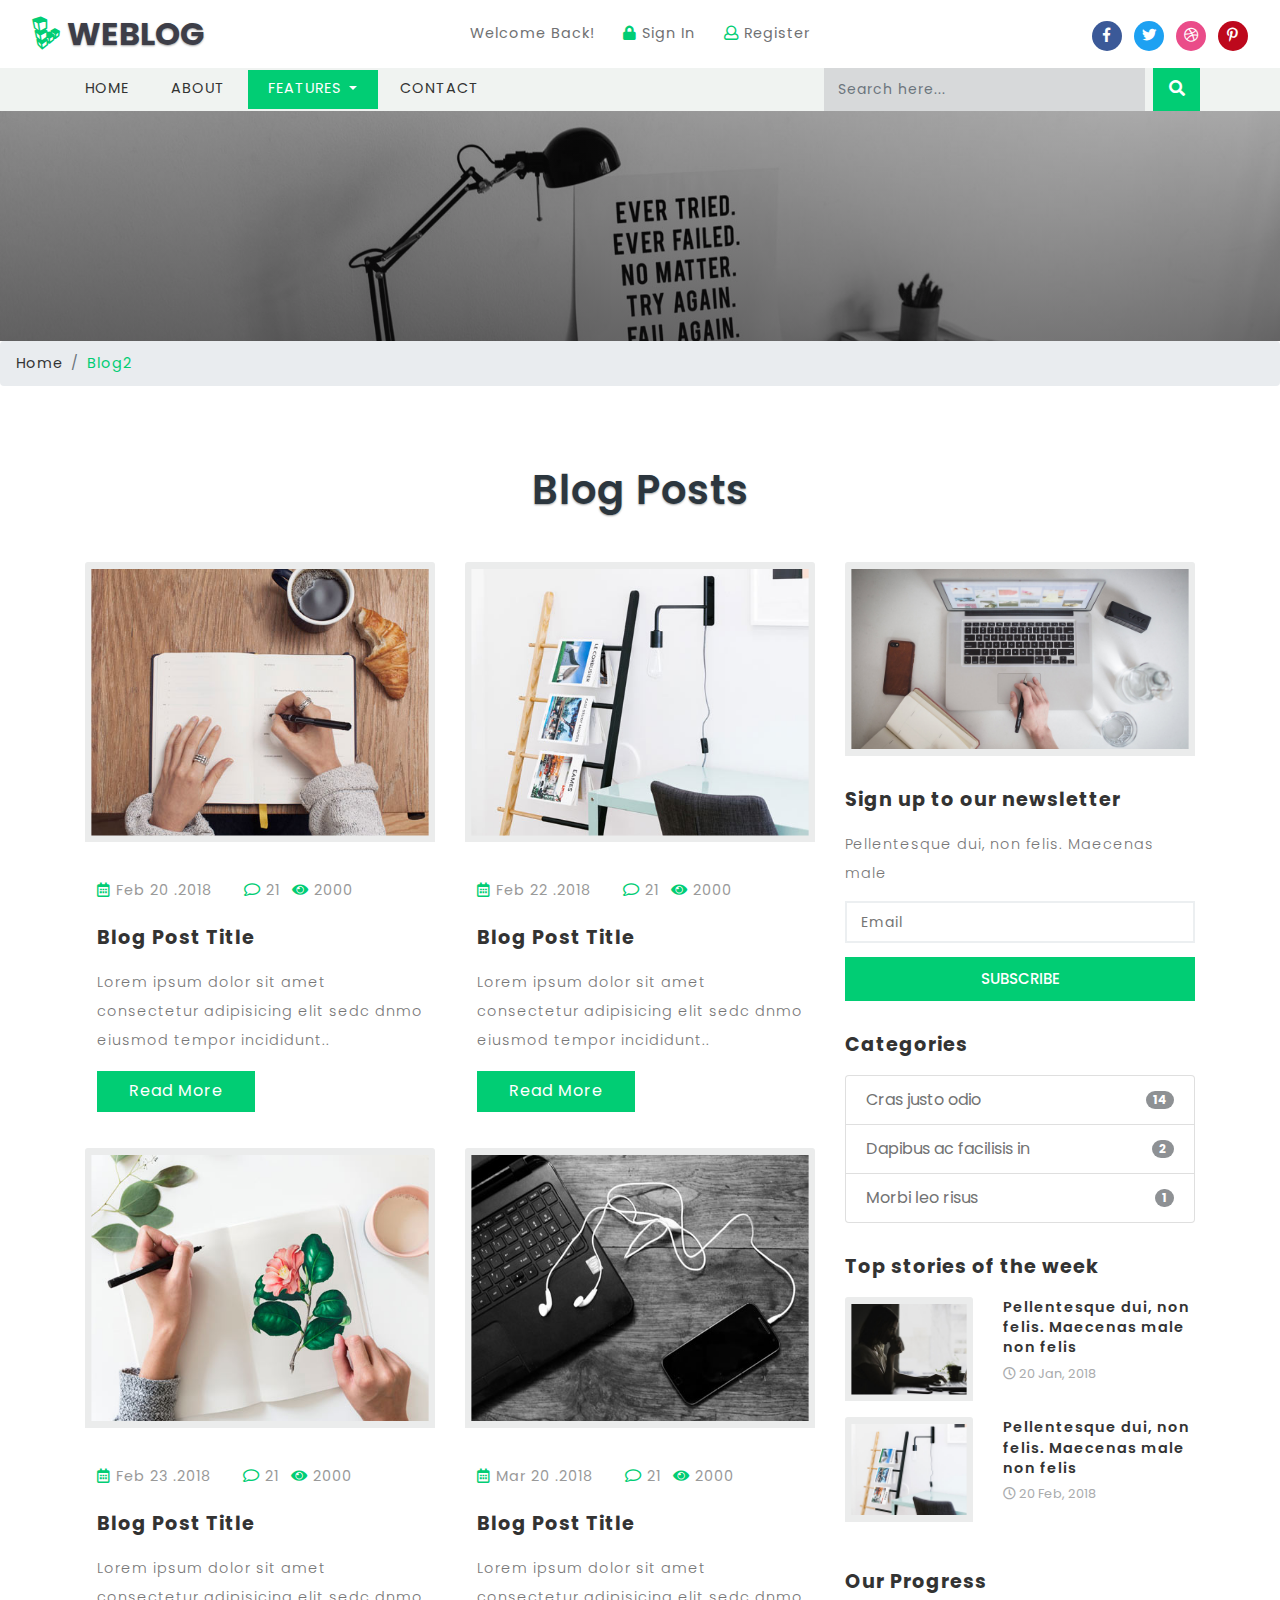
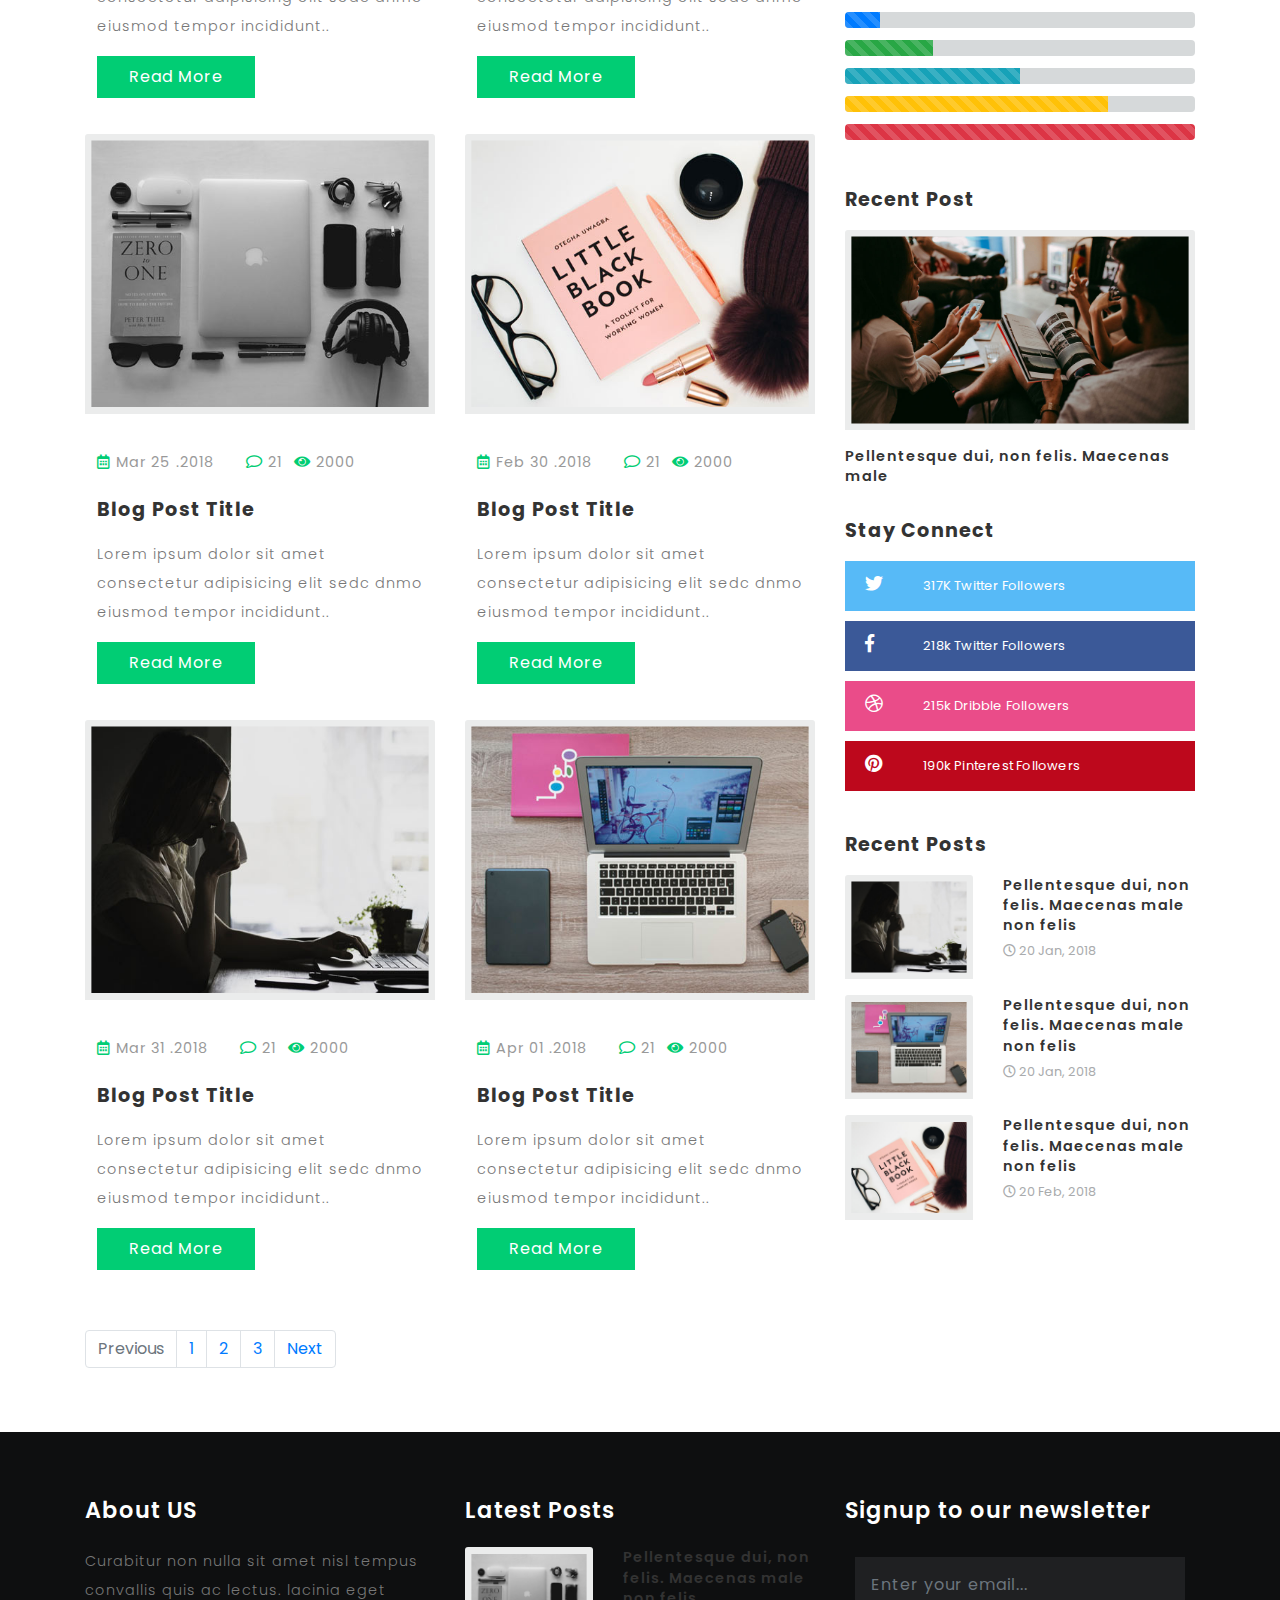
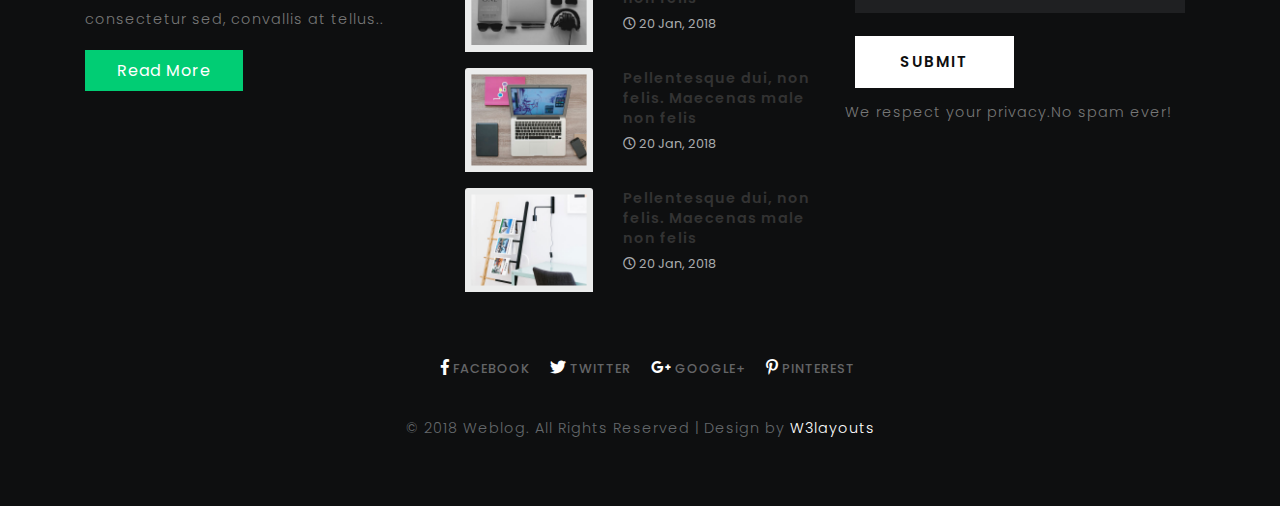
<file: BlogSite/CoreDemo/wwwroot/CoreBlogTema/web/blog2.html>
<!--
	Author: W3layouts
	Author URL: http://w3layouts.com
	License: Creative Commons Attribution 3.0 Unported
	License URL: http://creativecommons.org/licenses/by/3.0/
-->

<!DOCTYPE html>
<html lang="zxx">

<head>
	<title>Weblog a Blogging Category Bootstrap responsive WebTemplate | Blog2 :: w3layouts</title>
	<meta name="viewport" content="width=device-width, initial-scale=1">
	<meta charset="utf-8">
	<meta name="keywords" content="Weblog a Responsive web template, Bootstrap Web Templates, Flat Web Templates, Android Compatible web template, 
Smartphone Compatible web template, free webdesigns for Nokia, Samsung, LG, SonyEricsson, Motorola web design" />

	<script>
		addEventListener("load", function () {
			setTimeout(hideURLbar, 0);
		}, false);

		function hideURLbar() {
			window.scrollTo(0, 1);
		}
	</script>
	<link href="css/bootstrap.css" rel='stylesheet' type='text/css' />
	<link rel="stylesheet" href="css/single.css">
	<link href="css/style.css" rel='stylesheet' type='text/css' />
	<link href="css/fontawesome-all.css" rel="stylesheet">
	<link href="//fonts.googleapis.com/css?family=Poppins:100,100i,200,200i,300,300i,400,400i,500,500i,600,600i,700,700i,800"
	    rel="stylesheet">
</head>

<body>
	<!--Header-->

	<header>
		<div class="top-bar_sub_w3layouts container-fluid">
			<div class="row">
				<div class="col-md-4 logo text-left">
					<a class="navbar-brand" href="index.html">
						<i class="fab fa-linode"></i> Weblog</a>
				</div>
				<div class="col-md-4 top-forms text-center mt-lg-3 mt-md-1 mt-0">
					<span>Welcome Back!</span>
					<span class="mx-lg-4 mx-md-2  mx-1">
						<a href="login.html">
							<i class="fas fa-lock"></i> Sign In</a>
					</span>
					<span>
						<a href="register.html">
							<i class="far fa-user"></i> Register</a>
					</span>
				</div>
				<div class="col-md-4 log-icons text-right">

					<ul class="social_list1 mt-3">

						<li>
							<a href="#" class="facebook1 mx-2">
								<i class="fab fa-facebook-f"></i>

							</a>
						</li>
						<li>
							<a href="#" class="twitter2">
								<i class="fab fa-twitter"></i>

							</a>
						</li>
						<li>
							<a href="#" class="dribble3 mx-2">
								<i class="fab fa-dribbble"></i>
							</a>
						</li>
						<li>
							<a href="#" class="pin">
								<i class="fab fa-pinterest-p"></i>
							</a>
						</li>
					</ul>
				</div>
			</div>
		</div>

		<div class="header_top" id="home">
			<nav class="navbar navbar-expand-lg navbar-light bg-light">
			<button class="navbar-toggler navbar-toggler-right mx-auto" type="button" data-toggle="collapse" data-target="#navbarSupportedContent" aria-controls="navbarSupportedContent"
						aria-expanded="false" aria-label="Toggle navigation">
						<span class="navbar-toggler-icon"></span>
				</button>


				<div class="collapse navbar-collapse" id="navbarSupportedContent">
					<ul class="navbar-nav mr-auto">
						<li class="nav-item">
							<a class="nav-link" href="index.html">Home
								<span class="sr-only">(current)</span>
							</a>
						</li>
						<li class="nav-item">
							<a class="nav-link" href="about.html">About</a>
						</li>
						<li class="nav-item dropdown active">
							<a class="nav-link dropdown-toggle" href="#" id="navbarDropdown" role="button" data-toggle="dropdown" aria-haspopup="true"
							    aria-expanded="false">
								Features
							</a>
							<div class="dropdown-menu" aria-labelledby="navbarDropdown">
								<a class="dropdown-item" href="#"></a>
								<a class="dropdown-item" href="blog1.html">Standard Blog</a>
								<div class="dropdown-divider"></div>
								<a class="dropdown-item" href="blog2.html">2 Column Blog</a>
								<div class="dropdown-divider"></div>
								<a class="dropdown-item" href="blog3.html">3 Column Blog</a>

							</div>
						</li>
						<li class="nav-item">
							<a class="nav-link" href="contact.html">Contact</a>
						</li>

					</ul>
					<form action="#" method="post" class="form-inline my-2 my-lg-0 header-search">
						<input class="form-control mr-sm-2" type="search" placeholder="Search here..." name="Search" required="">
						<button class="btn btn1 my-2 my-sm-0" type="submit">
							<i class="fas fa-search"></i>
						</button>
					</form>



				</div>
			</nav>

		</div>
	</header>
	<!--//header-->
	<!--/banner-->
	<div class="banner-inner">
	</div>
	<ol class="breadcrumb">
		<li class="breadcrumb-item">
			<a href="index.html">Home</a>
		</li>
		<li class="breadcrumb-item active">Blog2</li>
	</ol>
	<!--//banner-->

	<!--/main-->
	<section class="main-content-w3layouts-agileits">
		<div class="container">
			<h3 class="tittle">Blog Posts</h3>
			<div class="row inner-sec">
				<!--left-->
				<div class="col-lg-8 left-blog-info-w3layouts-agileits text-left">
					<div class="row mb-4">
						<div class="col-md-6 card">
							<a href="single.html">
								<img src="images/7.jpg" class="card-img-top img-fluid" alt="">
							</a>
							<div class="card-body">
								<ul class="blog-icons my-4">
									<li>
										<a href="#">
											<i class="far fa-calendar-alt"></i> Feb 20 .2018</a>
									</li>
									<li class="mx-2">
										<a href="#">
											<i class="far fa-comment"></i> 21</a>
									</li>
									<li>
										<a href="#">
											<i class="fas fa-eye"></i> 2000</a>
									</li>

								</ul>
								<h5 class="card-title ">
									<a href="single.html">Blog Post Title</a>
								</h5>
								<p class="card-text mb-3">Lorem ipsum dolor sit amet consectetur adipisicing elit sedc dnmo eiusmod tempor incididunt.. </p>
								<a href="single.html" class="btn btn-primary read-m">Read More</a>
							</div>
						</div>
						<div class="col-md-6 card">
							<a href="single.html">
								<img src="images/6.jpg" class="card-img-top img-fluid" alt="">
							</a>
							<div class="card-body">
								<ul class="blog-icons my-4">
									<li>
										<a href="#">
											<i class="far fa-calendar-alt"></i> Feb 22 .2018</a>
									</li>
									<li class="mx-2">
										<a href="#">
											<i class="far fa-comment"></i> 21</a>
									</li>
									<li>
										<a href="#">
											<i class="fas fa-eye"></i> 2000</a>
									</li>

								</ul>
								<h5 class="card-title ">
									<a href="single.html">Blog Post Title</a>
								</h5>
								<p class="card-text mb-3">Lorem ipsum dolor sit amet consectetur adipisicing elit sedc dnmo eiusmod tempor incididunt.. </p>
								<a href="single.html" class="btn btn-primary read-m">Read More</a>
							</div>
						</div>
						<div class="col-md-6 card my-4">
							<a href="single.html">
								<img src="images/2.jpg" class="card-img-top img-fluid" alt="">
							</a>
							<div class="card-body">
								<ul class="blog-icons my-4">
									<li>
										<a href="#">
											<i class="far fa-calendar-alt"></i> Feb 23 .2018</a>
									</li>
									<li class="mx-2">
										<a href="#">
											<i class="far fa-comment"></i> 21</a>
									</li>
									<li>
										<a href="#">
											<i class="fas fa-eye"></i> 2000</a>
									</li>

								</ul>
								<h5 class="card-title ">
									<a href="single.html">Blog Post Title</a>
								</h5>
								<p class="card-text mb-3">Lorem ipsum dolor sit amet consectetur adipisicing elit sedc dnmo eiusmod tempor incididunt.. </p>
								<a href="single.html" class="btn btn-primary read-m">Read More</a>
							</div>
						</div>
						<div class="col-md-6 card my-4">
							<a href="single.html">
								<img src="images/8.jpg" class="card-img-top img-fluid" alt="">
							</a>
							<div class="card-body">
								<ul class="blog-icons my-4">
									<li>
										<a href="#">
											<i class="far fa-calendar-alt"></i> Mar 20 .2018</a>
									</li>
									<li class="mx-2">
										<a href="#">
											<i class="far fa-comment"></i> 21</a>
									</li>
									<li>
										<a href="#">
											<i class="fas fa-eye"></i> 2000</a>
									</li>

								</ul>
								<h5 class="card-title ">
									<a href="single.html">Blog Post Title</a>
								</h5>
								<p class="card-text mb-3">Lorem ipsum dolor sit amet consectetur adipisicing elit sedc dnmo eiusmod tempor incididunt.. </p>
								<a href="single.html" class="btn btn-primary read-m">Read More</a>
							</div>
						</div>
						<div class="col-md-6 card">
							<a href="single.html">
								<img src="images/4.jpg" class="card-img-top img-fluid" alt="">
							</a>
							<div class="card-body">
								<ul class="blog-icons my-4">
									<li>
										<a href="#">
											<i class="far fa-calendar-alt"></i> Mar 25 .2018</a>
									</li>
									<li class="mx-2">
										<a href="#">
											<i class="far fa-comment"></i> 21</a>
									</li>
									<li>
										<a href="#">
											<i class="fas fa-eye"></i> 2000</a>
									</li>

								</ul>
								<h5 class="card-title ">
									<a href="single.html">Blog Post Title</a>
								</h5>
								<p class="card-text mb-3">Lorem ipsum dolor sit amet consectetur adipisicing elit sedc dnmo eiusmod tempor incididunt.. </p>
								<a href="single.html" class="btn btn-primary read-m">Read More</a>
							</div>
						</div>
						<div class="col-md-6 card">
								<a href="single.html">
									<img src="images/3.jpg" class="card-img-top img-fluid" alt="">
								</a>
								<div class="card-body">
									<ul class="blog-icons my-4">
										<li>
											<a href="#">
												<i class="far fa-calendar-alt"></i> Feb 30 .2018</a>
										</li>
										<li class="mx-2">
											<a href="#">
												<i class="far fa-comment"></i> 21</a>
										</li>
										<li>
											<a href="#">
												<i class="fas fa-eye"></i> 2000</a>
										</li>
	
									</ul>
									<h5 class="card-title ">
										<a href="single.html">Blog Post Title</a>
									</h5>
									<p class="card-text mb-3">Lorem ipsum dolor sit amet consectetur adipisicing elit sedc dnmo eiusmod tempor incididunt.. </p>
									<a href="single.html" class="btn btn-primary read-m">Read More</a>
								</div>
							</div>
							<div class="col-md-6 card my-4">
									<a href="single.html">
										<img src="images/1.jpg" class="card-img-top img-fluid" alt="">
									</a>
									<div class="card-body">
										<ul class="blog-icons my-4">
											<li>
												<a href="#">
													<i class="far fa-calendar-alt"></i> Mar 31 .2018</a>
											</li>
											<li class="mx-2">
												<a href="#">
													<i class="far fa-comment"></i> 21</a>
											</li>
											<li>
												<a href="#">
													<i class="fas fa-eye"></i> 2000</a>
											</li>
		
										</ul>
										<h5 class="card-title ">
											<a href="single.html">Blog Post Title</a>
										</h5>
										<p class="card-text mb-3">Lorem ipsum dolor sit amet consectetur adipisicing elit sedc dnmo eiusmod tempor incididunt.. </p>
										<a href="single.html" class="btn btn-primary read-m">Read More</a>
									</div>
								</div>
								<div class="col-md-6 card my-4">
										<a href="single.html">
											<img src="images/5.jpg" class="card-img-top img-fluid" alt="">
										</a>
										<div class="card-body">
											<ul class="blog-icons my-4">
												<li>
													<a href="#">
														<i class="far fa-calendar-alt"></i> Apr 01 .2018</a>
												</li>
												<li class="mx-2">
													<a href="#">
														<i class="far fa-comment"></i> 21</a>
												</li>
												<li>
													<a href="#">
														<i class="fas fa-eye"></i> 2000</a>
												</li>
			
											</ul>
											<h5 class="card-title ">
												<a href="single.html">Blog Post Title</a>
											</h5>
											<p class="card-text mb-3">Lorem ipsum dolor sit amet consectetur adipisicing elit sedc dnmo eiusmod tempor incididunt.. </p>
											<a href="single.html" class="btn btn-primary read-m">Read More</a>
										</div>
									</div>
					</div>
					<nav aria-label="Page navigation example">
						<ul class="pagination justify-content-left mt-4">
							<li class="page-item disabled">
								<a class="page-link" href="#" tabindex="-1">Previous</a>
							</li>
							<li class="page-item">
								<a class="page-link" href="#">1</a>
							</li>
							<li class="page-item">
								<a class="page-link" href="#">2</a>
							</li>
							<li class="page-item">
								<a class="page-link" href="#">3</a>
							</li>
							<li class="page-item">
								<a class="page-link" href="#">Next</a>
							</li>
						</ul>
					</nav>
				</div>
				<!--//left-->
				<!--right-->
				<aside class="col-lg-4 agileits-w3ls-right-blog-con text-left">
					<div class="right-blog-info text-left">
						<div class="tech-btm">
							<img src="images/banner1.jpg" class="card-img-top img-fluid" alt="">
						</div>
						<div class="tech-btm">
							<h4>Sign up to our newsletter</h4>
							<p>Pellentesque dui, non felis. Maecenas male </p>
							<form action="#" method="post">
								<input type="email" placeholder="Email" required="">
								<input type="submit" value="Subscribe">
							</form>

						</div>
						<div class="tech-btm">
							<h4>Categories</h4>
							<ul class="list-group single">
								<li class="list-group-item d-flex justify-content-between align-items-center">
									Cras justo odio
									<span class="badge badge-primary badge-pill">14</span>
								</li>
								<li class="list-group-item d-flex justify-content-between align-items-center">
									Dapibus ac facilisis in
									<span class="badge badge-primary badge-pill">2</span>
								</li>
								<li class="list-group-item d-flex justify-content-between align-items-center">
									Morbi leo risus
									<span class="badge badge-primary badge-pill">1</span>
								</li>
							</ul>
						</div>
						<div class="tech-btm">
							<h4>Top stories of the week</h4>

							<div class="blog-grids row mb-3">
								<div class="col-md-5 blog-grid-left">
									<a href="single.html">
										<img src="images/1.jpg" class="card-img-top img-fluid" alt="">
									</a>
								</div>
								<div class="col-md-7 blog-grid-right">

									<h5>
										<a href="single.html">Pellentesque dui, non felis. Maecenas male non felis </a>
									</h5>
									<div class="sub-meta">
										<span>
											<i class="far fa-clock"></i> 20 Jan, 2018</span>
									</div>
								</div>

							</div>
							<div class="blog-grids row mb-3">
								<div class="col-md-5 blog-grid-left">
									<a href="single.html">
										<img src="images/6.jpg" class="card-img-top img-fluid" alt="">
									</a>
								</div>
								<div class="col-md-7 blog-grid-right">
									<h5>
										<a href="single.html">Pellentesque dui, non felis. Maecenas male non felis </a>
									</h5>
									<div class="sub-meta">
										<span>
											<i class="far fa-clock"></i> 20 Feb, 2018</span>
									</div>
								</div>

							</div>
						</div>
						<div class="single-gd my-5 tech-btm">
							<h4>Our Progress</h4>
							<div class="progress">
								<div class="progress-bar progress-bar-striped" role="progressbar" style="width: 10%" aria-valuenow="10" aria-valuemin="0"
								    aria-valuemax="100"></div>
							</div>
							<div class="progress">
								<div class="progress-bar progress-bar-striped bg-success" role="progressbar" style="width: 25%" aria-valuenow="25" aria-valuemin="0"
								    aria-valuemax="100"></div>
							</div>
							<div class="progress">
								<div class="progress-bar progress-bar-striped bg-info" role="progressbar" style="width: 50%" aria-valuenow="50" aria-valuemin="0"
								    aria-valuemax="100"></div>
							</div>
							<div class="progress">
								<div class="progress-bar progress-bar-striped bg-warning" role="progressbar" style="width: 75%" aria-valuenow="75" aria-valuemin="0"
								    aria-valuemax="100"></div>
							</div>
							<div class="progress">
								<div class="progress-bar progress-bar-striped bg-danger" role="progressbar" style="width: 100%" aria-valuenow="100" aria-valuemin="0"
								    aria-valuemax="100"></div>
							</div>
						</div>
						<div class="single-gd tech-btm text-left">
							<h4>Recent Post</h4>
							<div class="blog-grids">
								<div class="blog-grid-left">
									<a href="single.html">
										<img src="images/b1.jpg" class="card-img-top img-fluid" alt="">
									</a>
								</div>
								<div class="blog-grid-right">

									<h5>
										<a href="single.html">Pellentesque dui, non felis. Maecenas male</a>
									</h5>
								</div>
								<div class="clearfix"> </div>
							</div>
						</div>
				


					<div class="tech-btm widget_social text-left">
						<h4>Stay Connect</h4>
						<ul>

							<li>
								<a class="twitter" href="#">
									<i class="fab fa-twitter"></i>
									<span class="count">317K</span> Twitter Followers</a>
							</li>
							<li>
								<a class="facebook" href="#">
									<i class="fab fa-facebook-f"></i>
									<span class="count">218k</span> Twitter Followers</a>
							</li>
							<li>
								<a class="dribble" href="#">
									<i class="fab fa-dribbble"></i>

									<span class="count">215k</span> Dribble Followers</a>
							</li>
							<li>
								<a class="pin" href="#">
									<i class="fab fa-pinterest"></i>
									<span class="count">190k</span> Pinterest Followers</a>
							</li>

						</ul>
					</div>
					<div class="tech-btm">
						<h4>Recent Posts</h4>

						<div class="blog-grids row mb-3 text-left">
							<div class="col-md-5 blog-grid-left">
								<a href="single.html">
									<img src="images/1.jpg" class="card-img-top img-fluid" alt="">
								</a>
							</div>
							<div class="col-md-7 blog-grid-right">

								<h5>
									<a href="single.html">Pellentesque dui, non felis. Maecenas male non felis </a>
								</h5>
								<div class="sub-meta">
									<span>
										<i class="far fa-clock"></i> 20 Jan, 2018</span>
								</div>
							</div>

						</div>
						<div class="blog-grids row mb-3 text-left">
							<div class="col-md-5 blog-grid-left">
								<a href="single.html">
									<img src="images/5.jpg" class="card-img-top img-fluid" alt="">
								</a>
							</div>
							<div class="col-md-7 blog-grid-right">

								<h5>
									<a href="single.html">Pellentesque dui, non felis. Maecenas male non felis </a>
								</h5>
								<div class="sub-meta">
									<span>
										<i class="far fa-clock"></i> 20 Jan, 2018</span>
								</div>
							</div>
							<div class="clearfix"> </div>
						</div>
						<div class="blog-grids row mb-3 text-left">
							<div class="col-md-5 blog-grid-left">
								<a href="single.html">
									<img src="images/3.jpg" class="card-img-top img-fluid" alt="">
								</a>
							</div>
							<div class="col-md-7 blog-grid-right">
								<h5>
									<a href="single.html">Pellentesque dui, non felis. Maecenas male non felis </a>
								</h5>
								<div class="sub-meta">
									<span>
										<i class="far fa-clock"></i> 20 Feb, 2018</span>
								</div>
							</div>

						</div>
					</div>
				</div>
				</aside>
				<!--//right-->
				</div>
			</div>
	</section>
	<!--//main-->

	<!--footer-->
	<footer>
		<div class="container">
			<div class="row">
				<div class="col-lg-4 footer-grid-agileits-w3ls text-left">
					<h3>About US</h3>
					<p>Curabitur non nulla sit amet nisl tempus convallis quis ac lectus. lacinia eget consectetur sed, convallis at tellus..</p>
					<div class="read">
						<a href="single.html" class="btn btn-primary read-m">Read More</a>
					</div>
				</div>
				<div class="col-lg-4 footer-grid-agileits-w3ls text-left">

					<div class="tech-btm">
						<h3>Latest Posts</h3>
						<div class="blog-grids row mb-3">
							<div class="col-md-5 blog-grid-left">
								<a href="single.html">
									<img src="images/4.jpg" class="card-img-top img-fluid" alt="">
								</a>
							</div>
							<div class="col-md-7 blog-grid-right">

								<h5>
									<a href="single.html">Pellentesque dui, non felis. Maecenas male non felis </a>
								</h5>
								<div class="sub-meta">
									<span>
										<i class="far fa-clock"></i> 20 Jan, 2018</span>
								</div>
							</div>

						</div>
						<div class="blog-grids row mb-3">
							<div class="col-md-5 blog-grid-left">
								<a href="single.html">
									<img src="images/5.jpg" class="card-img-top img-fluid" alt="">
								</a>
							</div>
							<div class="col-md-7 blog-grid-right">

								<h5>
									<a href="single.html">Pellentesque dui, non felis. Maecenas male non felis </a>
								</h5>
								<div class="sub-meta">
									<span>
										<i class="far fa-clock"></i> 20 Jan, 2018</span>
								</div>
							</div>

						</div>
						<div class="blog-grids row mb-3">
							<div class="col-md-5 blog-grid-left">
								<a href="single.html">
									<img src="images/6.jpg" class="card-img-top img-fluid" alt="">
								</a>
							</div>
							<div class="col-md-7 blog-grid-right">

								<h5>
									<a href="single.html">Pellentesque dui, non felis. Maecenas male non felis </a>
								</h5>
								<div class="sub-meta">
									<span>
										<i class="far fa-clock"></i> 20 Jan, 2018</span>
								</div>
							</div>

						</div>
					</div>
				</div>
				<!-- subscribe -->
				<div class="col-lg-4 subscribe-main footer-grid-agileits-w3ls text-left">
					<h2>Signup to our newsletter</h2>
					<div class="subscribe-main text-left">
						<div class="subscribe-form">
							<form action="#" method="post" class="subscribe_form">
								<input class="form-control" type="email" placeholder="Enter your email..." required="">
								<button type="submit" class="btn btn-primary submit">Submit</button>
							</form>
							<div class="clearfix"> </div>
						</div>
						<p>We respect your privacy.No spam ever!</p>
					</div>
					<!-- //subscribe -->
				</div>
			</div>
			<!-- footer -->
			<div class="footer-cpy text-center">
				<div class="footer-social">
					<div class="copyrighttop">
						<ul>
							<li class="mx-3">
								<a class="facebook" href="#">
									<i class="fab fa-facebook-f"></i>
									<span>Facebook</span>
								</a>
							</li>
							<li>
								<a class="facebook" href="#">
									<i class="fab fa-twitter"></i>
									<span>Twitter</span>
								</a>
							</li>
							<li class="mx-3">
								<a class="facebook" href="#">
									<i class="fab fa-google-plus-g"></i>
									<span>Google+</span>
								</a>
							</li>
							<li>
								<a class="facebook" href="#">
									<i class="fab fa-pinterest-p"></i>
									<span>Pinterest</span>
								</a>
							</li>
						</ul>

					</div>
				</div>
				<div class="w3layouts-agile-copyrightbottom">
					<p>© 2018 Weblog. All Rights Reserved | Design by
						<a href="http://w3layouts.com/">W3layouts</a>
					</p>

				</div>
			</div>

			<!-- //footer -->


		</div>
	</footer>
	<!---->

	<!-- js -->
	<script src="js/jquery-2.2.3.min.js"></script>
	<!-- //js -->
	<!--/ start-smoth-scrolling -->
	<script src="js/move-top.js"></script>
	<script src="js/easing.js"></script>
	<script>
		jQuery(document).ready(function ($) {
			$(".scroll").click(function (event) {
				event.preventDefault();
				$('html,body').animate({
					scrollTop: $(this.hash).offset().top
				}, 900);
			});
		});
	</script>
	<!--// end-smoth-scrolling -->

	<script>
		$(document).ready(function () {
			/*
									var defaults = {
							  			containerID: 'toTop', // fading element id
										containerHoverID: 'toTopHover', // fading element hover id
										scrollSpeed: 1200,
										easingType: 'linear' 
							 		};
									*/

			$().UItoTop({
				easingType: 'easeOutQuart'
			});

		});
	</script>
	<a href="#home" class="scroll" id="toTop" style="display: block;">
		<span id="toTopHover" style="opacity: 1;"> </span>
	</a>

	<!-- //Custom-JavaScript-File-Links -->
	<script src="js/bootstrap.js"></script>


</body>

</html>
</file>
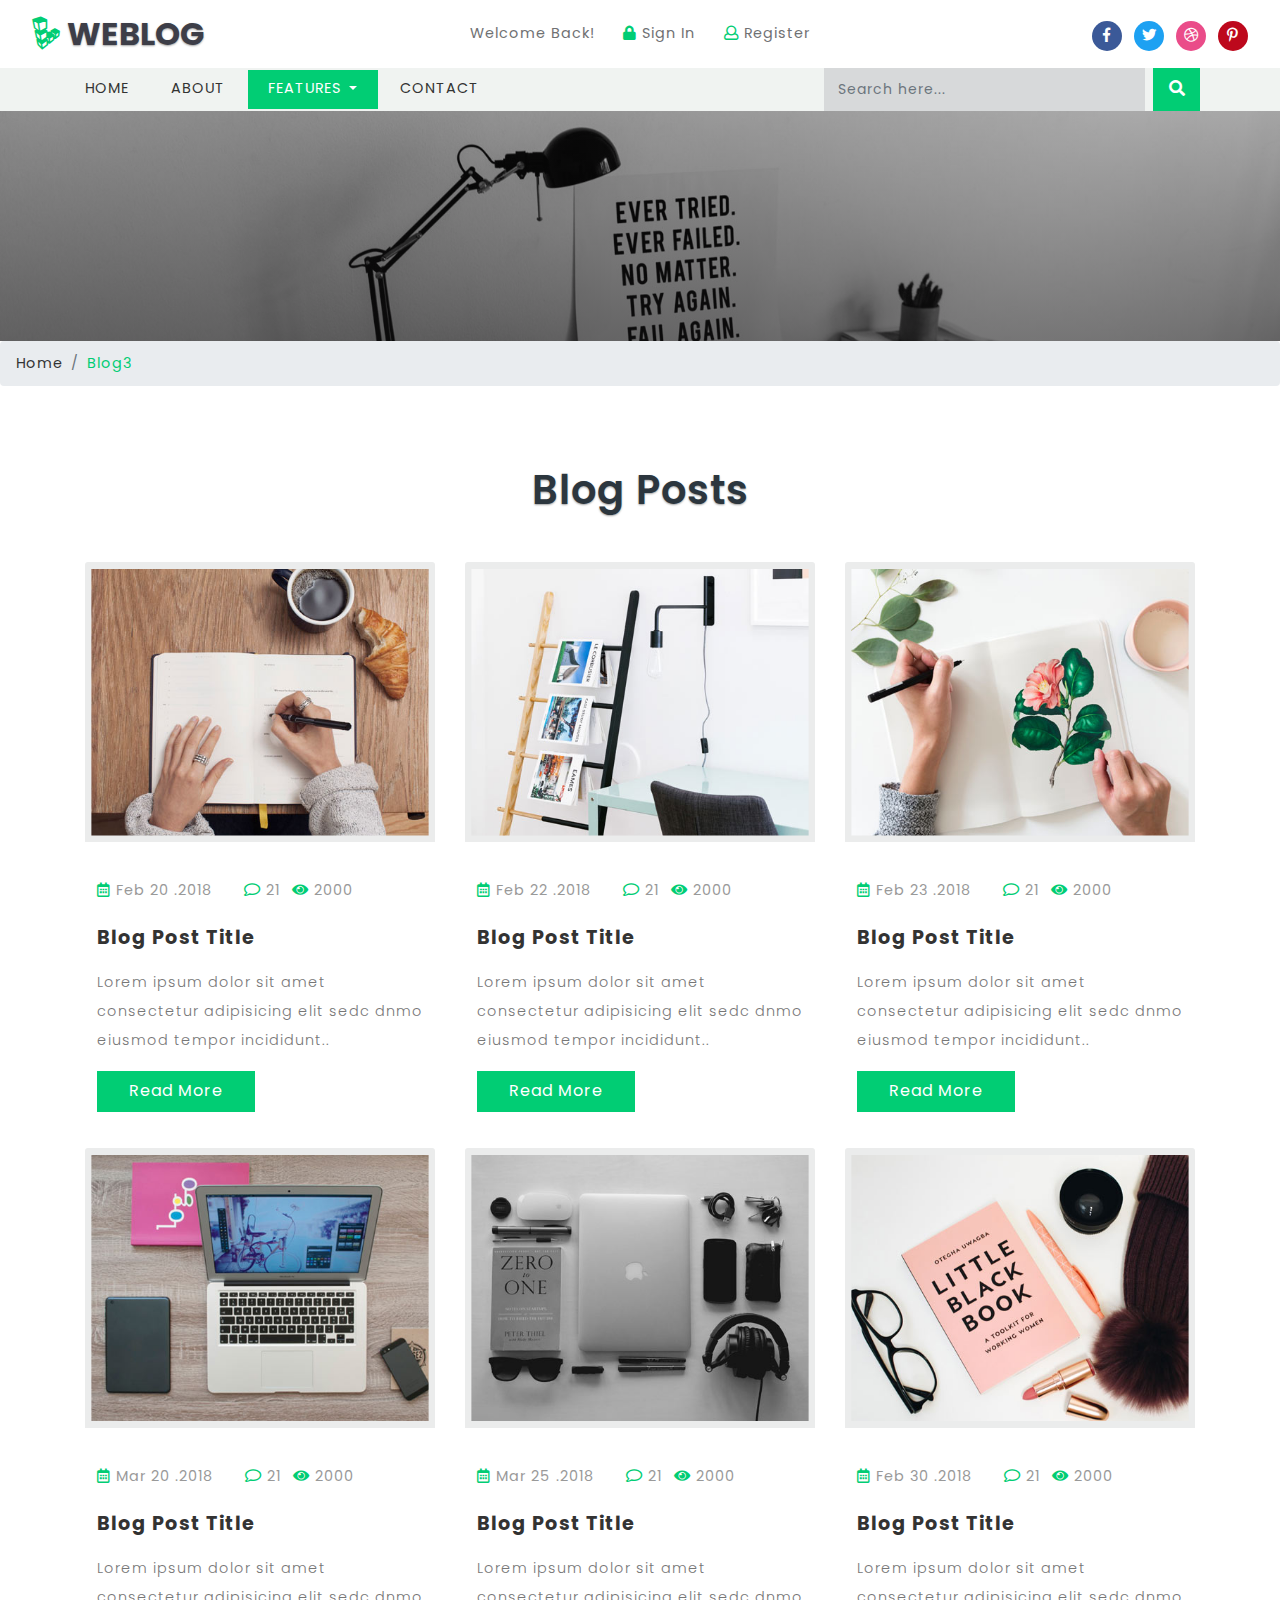
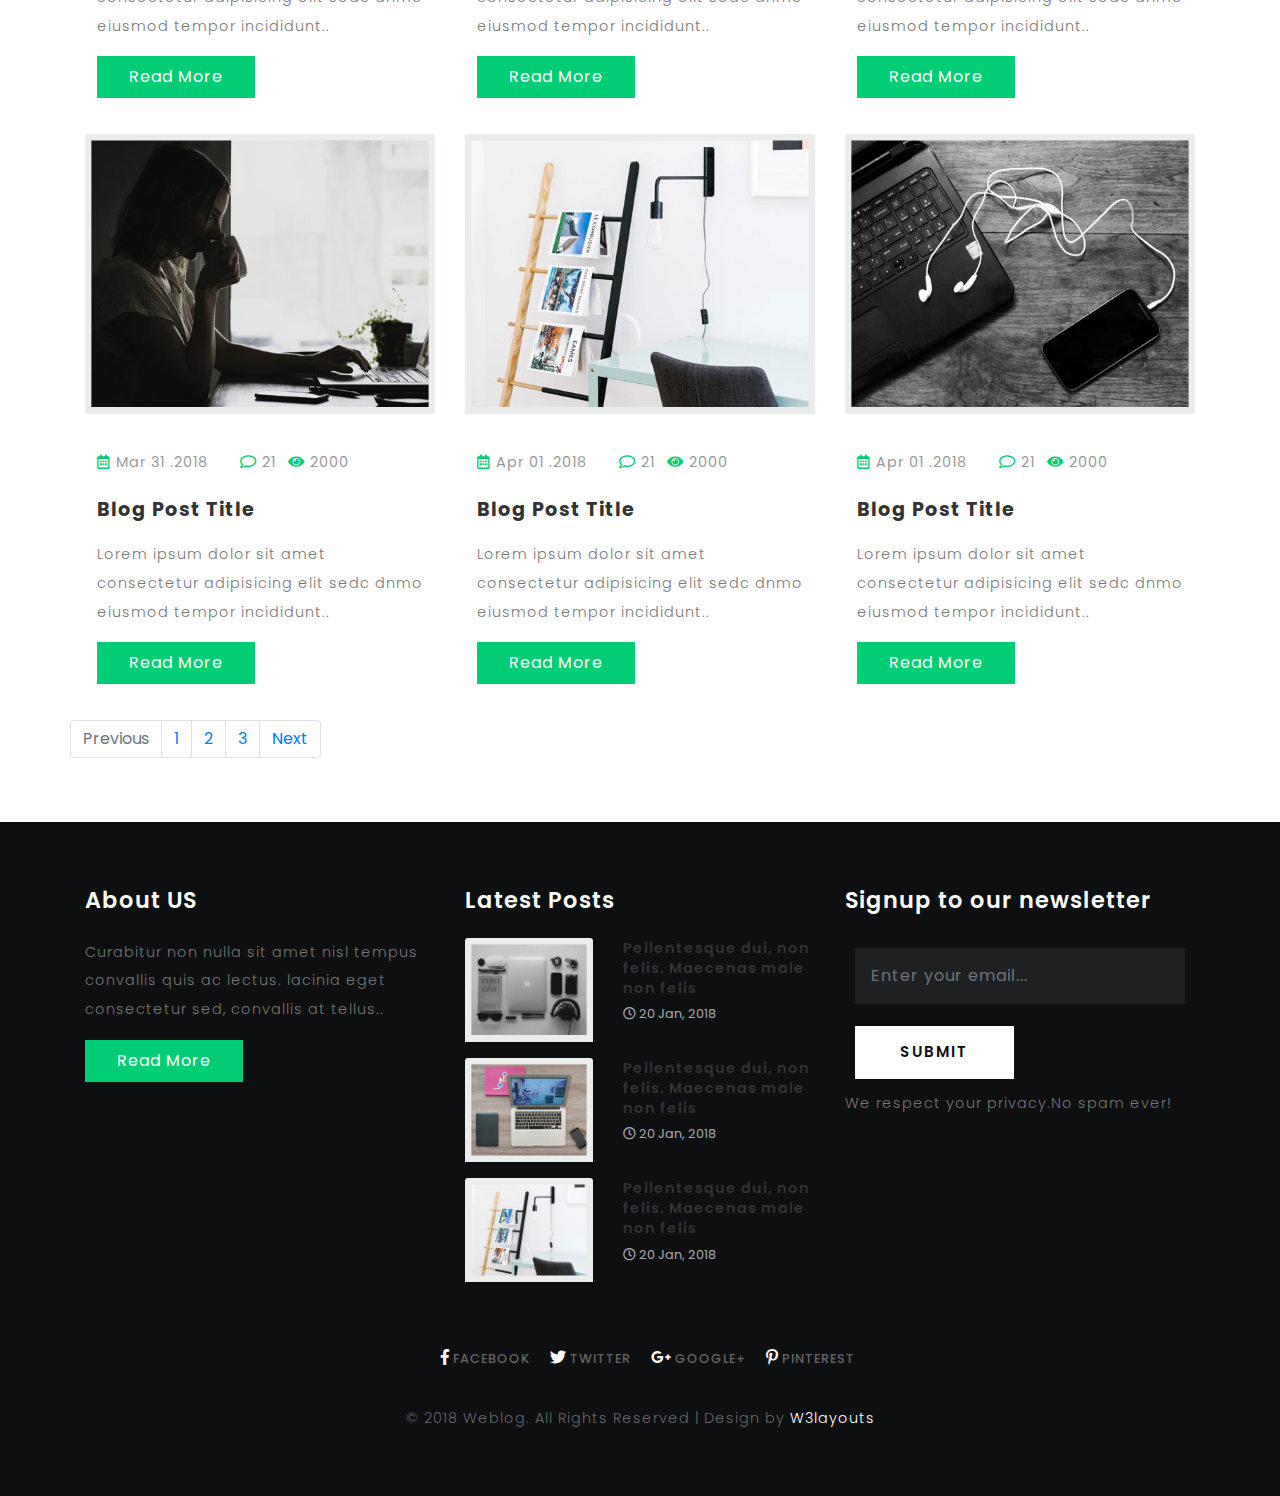
<file: BlogSite/CoreDemo/wwwroot/CoreBlogTema/web/blog3.html>
<!--
	Author: W3layouts
	Author URL: http://w3layouts.com
	License: Creative Commons Attribution 3.0 Unported
	License URL: http://creativecommons.org/licenses/by/3.0/
-->

<!DOCTYPE html>
<html lang="zxx">

<head>
	<title>Weblog a Blogging Category Bootstrap responsive WebTemplate | Blog3 :: w3layouts</title>
	<meta name="viewport" content="width=device-width, initial-scale=1">
	<meta charset="utf-8">
	<meta name="keywords" content="Weblog a Responsive web template, Bootstrap Web Templates, Flat Web Templates, Android Compatible web template, 
Smartphone Compatible web template, free webdesigns for Nokia, Samsung, LG, SonyEricsson, Motorola web design" />

	<script>
		addEventListener("load", function () {
			setTimeout(hideURLbar, 0);
		}, false);

		function hideURLbar() {
			window.scrollTo(0, 1);
		}
	</script>
	<link href="css/bootstrap.css" rel='stylesheet' type='text/css' />
	<link rel="stylesheet" href="css/single.css">
	<link href="css/style.css" rel='stylesheet' type='text/css' />
	<link href="css/fontawesome-all.css" rel="stylesheet">
	<link href="//fonts.googleapis.com/css?family=Poppins:100,100i,200,200i,300,300i,400,400i,500,500i,600,600i,700,700i,800"
	    rel="stylesheet">
</head>

<body>
	<!--Header-->

	<header>
		<div class="top-bar_sub_w3layouts container-fluid">
			<div class="row">
				<div class="col-md-4 logo text-left">
					<a class="navbar-brand" href="index.html">
						<i class="fab fa-linode"></i> Weblog</a>
				</div>
				<div class="col-md-4 top-forms text-center mt-lg-3 mt-md-1 mt-0">
					<span>Welcome Back!</span>
					<span class="mx-lg-4 mx-md-2  mx-1">
						<a href="login.html">
							<i class="fas fa-lock"></i> Sign In</a>
					</span>
					<span>
						<a href="register.html">
							<i class="far fa-user"></i> Register</a>
					</span>
				</div>
				<div class="col-md-4 log-icons text-right">

					<ul class="social_list1 mt-3">

						<li>
							<a href="#" class="facebook1 mx-2">
								<i class="fab fa-facebook-f"></i>

							</a>
						</li>
						<li>
							<a href="#" class="twitter2">
								<i class="fab fa-twitter"></i>

							</a>
						</li>
						<li>
							<a href="#" class="dribble3 mx-2">
								<i class="fab fa-dribbble"></i>
							</a>
						</li>
						<li>
							<a href="#" class="pin">
								<i class="fab fa-pinterest-p"></i>
							</a>
						</li>
					</ul>
				</div>
			</div>
		</div>

		<div class="header_top" id="home">
			<nav class="navbar navbar-expand-lg navbar-light bg-light">
				<button class="navbar-toggler navbar-toggler-right mx-auto" type="button" data-toggle="collapse" data-target="#navbarSupportedContent" aria-controls="navbarSupportedContent"
						aria-expanded="false" aria-label="Toggle navigation">
						<span class="navbar-toggler-icon"></span>
				</button>


				<div class="collapse navbar-collapse" id="navbarSupportedContent">
					<ul class="navbar-nav mr-auto">
						<li class="nav-item">
							<a class="nav-link" href="index.html">Home
								<span class="sr-only">(current)</span>
							</a>
						</li>
						<li class="nav-item">
							<a class="nav-link" href="about.html">About</a>
						</li>
						<li class="nav-item dropdown active">
							<a class="nav-link dropdown-toggle" href="#" id="navbarDropdown" role="button" data-toggle="dropdown" aria-haspopup="true"
							    aria-expanded="false">
								Features
							</a>
							<div class="dropdown-menu" aria-labelledby="navbarDropdown">
								<a class="dropdown-item" href="#"></a>
								<a class="dropdown-item" href="blog1.html">Standard Blog</a>
								<div class="dropdown-divider"></div>
								<a class="dropdown-item" href="blog2.html">2 Column Blog</a>
								<div class="dropdown-divider"></div>
								<a class="dropdown-item" href="blog3.html">3 Column Blog</a>

							</div>
						</li>
						<li class="nav-item">
							<a class="nav-link" href="contact.html">Contact</a>
						</li>

					</ul>
					<form action="#" method="post" class="form-inline my-2 my-lg-0 header-search">
						<input class="form-control mr-sm-2" type="search" placeholder="Search here..." name="Search" required="">
						<button class="btn btn1 my-2 my-sm-0" type="submit">
							<i class="fas fa-search"></i>
						</button>
					</form>



				</div>
			</nav>

		</div>
	</header>
	<!--//header-->
	<!--/banner-->
	<div class="banner-inner">
	</div>
	<ol class="breadcrumb">
		<li class="breadcrumb-item">
			<a href="index.html">Home</a>
		</li>
		<li class="breadcrumb-item active">Blog3</li>
	</ol>
	<!--//banner-->

	<!--/main-->
	<section class="main-content-w3layouts-agileits">
		<div class="container">
			<h3 class="tittle">Blog Posts</h3>
			<div class="inner-sec">
				<!--left-->
				<div class="left-blog-info-w3layouts-agileits text-left">
					<div class="row">
						<div class="col-lg-4 card">
							<a href="single.html">
								<img src="images/7.jpg" class="card-img-top img-fluid" alt="">
							</a>
							<div class="card-body">
								<ul class="blog-icons my-4">
									<li>
										<a href="#">
											<i class="far fa-calendar-alt"></i> Feb 20 .2018</a>
									</li>
									<li class="mx-2">
										<a href="#">
											<i class="far fa-comment"></i> 21</a>
									</li>
									<li>
										<a href="#">
											<i class="fas fa-eye"></i> 2000</a>
									</li>

								</ul>
								<h5 class="card-title">
									<a href="single.html">Blog Post Title</a>
								</h5>
								<p class="card-text mb-3">Lorem ipsum dolor sit amet consectetur adipisicing elit sedc dnmo eiusmod tempor incididunt.. </p>
								<a href="single.html" class="btn btn-primary read-m">Read More</a>
							</div>
						</div>
						<div class="col-lg-4 card">
							<a href="single.html">
								<img src="images/6.jpg" class="card-img-top img-fluid" alt="">
							</a>
							<div class="card-body">
								<ul class="blog-icons my-4">
									<li>
										<a href="#">
											<i class="far fa-calendar-alt"></i> Feb 22 .2018</a>
									</li>
									<li class="mx-2">
										<a href="#">
											<i class="far fa-comment"></i> 21</a>
									</li>
									<li>
										<a href="#">
											<i class="fas fa-eye"></i> 2000</a>
									</li>

								</ul>
								<h5 class="card-title ">
									<a href="single.html">Blog Post Title</a>
								</h5>
								<p class="card-text mb-3">Lorem ipsum dolor sit amet consectetur adipisicing elit sedc dnmo eiusmod tempor incididunt.. </p>
								<a href="single.html" class="btn btn-primary read-m">Read More</a>
							</div>
						</div>
						<div class="col-lg-4 card">
							<a href="single.html">
								<img src="images/2.jpg" class="card-img-top img-fluid" alt="">
							</a>
							<div class="card-body">
								<ul class="blog-icons my-4">
									<li>
										<a href="#">
											<i class="far fa-calendar-alt"></i> Feb 23 .2018</a>
									</li>
									<li class="mx-2">
										<a href="#">
											<i class="far fa-comment"></i> 21</a>
									</li>
									<li>
										<a href="#">
											<i class="fas fa-eye"></i> 2000</a>
									</li>

								</ul>
								<h5 class="card-title ">
									<a href="single.html">Blog Post Title</a>
								</h5>
								<p class="card-text mb-3">Lorem ipsum dolor sit amet consectetur adipisicing elit sedc dnmo eiusmod tempor incididunt.. </p>
								<a href="single.html" class="btn btn-primary read-m">Read More</a>
							</div>
						</div>
						<div class="col-lg-4 card my-lg-4 my-md-1 my-0">
							<a href="single.html">
								<img src="images/5.jpg" class="card-img-top img-fluid" alt="">
							</a>
							<div class="card-body">
								<ul class="blog-icons my-4">
									<li>
										<a href="#">
											<i class="far fa-calendar-alt"></i> Mar 20 .2018</a>
									</li>
									<li class="mx-2">
										<a href="#">
											<i class="far fa-comment"></i> 21</a>
									</li>
									<li>
										<a href="#">
											<i class="fas fa-eye"></i> 2000</a>
									</li>

								</ul>
								<h5 class="card-title">
									<a href="single.html">Blog Post Title</a>
								</h5>
								<p class="card-text mb-3">Lorem ipsum dolor sit amet consectetur adipisicing elit sedc dnmo eiusmod tempor incididunt.. </p>
								<a href="single.html" class="btn btn-primary read-m">Read More</a>
							</div>
						</div>
						<div class="col-lg-4 card my-4">
							<a href="single.html">
								<img src="images/4.jpg" class="card-img-top img-fluid" alt="">
							</a>
							<div class="card-body">
								<ul class="blog-icons my-4">
									<li>
										<a href="#">
											<i class="far fa-calendar-alt"></i> Mar 25 .2018</a>
									</li>
									<li class="mx-2">
										<a href="#">
											<i class="far fa-comment"></i> 21</a>
									</li>
									<li>
										<a href="#">
											<i class="fas fa-eye"></i> 2000</a>
									</li>

								</ul>
								<h5 class="card-title ">
									<a href="single.html">Blog Post Title</a>
								</h5>
								<p class="card-text mb-3">Lorem ipsum dolor sit amet consectetur adipisicing elit sedc dnmo eiusmod tempor incididunt.. </p>
								<a href="single.html" class="btn btn-primary read-m">Read More</a>
							</div>
						</div>
						<div class="col-lg-4 card my-lg-4 my-md-1 my-0">
							<a href="single.html">
								<img src="images/3.jpg" class="card-img-top img-fluid" alt="">
							</a>
							<div class="card-body">
								<ul class="blog-icons my-4">
									<li>
										<a href="#">
											<i class="far fa-calendar-alt"></i> Feb 30 .2018</a>
									</li>
									<li class="mx-2">
										<a href="#">
											<i class="far fa-comment"></i> 21</a>
									</li>
									<li>
										<a href="#">
											<i class="fas fa-eye"></i> 2000</a>
									</li>

								</ul>
								<h5 class="card-title ">
									<a href="single.html">Blog Post Title</a>
								</h5>
								<p class="card-text mb-3">Lorem ipsum dolor sit amet consectetur adipisicing elit sedc dnmo eiusmod tempor incididunt.. </p>
								<a href="single.html" class="btn btn-primary read-m">Read More</a>
							</div>
						</div>
						<div class="col-lg-4 card">
							<a href="single.html">
								<img src="images/1.jpg" class="card-img-top img-fluid" alt="">
							</a>
							<div class="card-body">
								<ul class="blog-icons my-4">
									<li>
										<a href="#">
											<i class="far fa-calendar-alt"></i> Mar 31 .2018</a>
									</li>
									<li class="mx-2">
										<a href="#">
											<i class="far fa-comment"></i> 21</a>
									</li>
									<li>
										<a href="#">
											<i class="fas fa-eye"></i> 2000</a>
									</li>

								</ul>
								<h5 class="card-title ">
									<a href="single.html">Blog Post Title</a>
								</h5>
								<p class="card-text mb-3">Lorem ipsum dolor sit amet consectetur adipisicing elit sedc dnmo eiusmod tempor incididunt.. </p>
								<a href="single.html" class="btn btn-primary read-m">Read More</a>
							</div>
						</div>
						<div class="col-lg-4 card">
							<a href="single.html">
								<img src="images/6.jpg" class="card-img-top img-fluid" alt="">
							</a>
							<div class="card-body">
								<ul class="blog-icons my-4">
									<li>
										<a href="#">
											<i class="far fa-calendar-alt"></i> Apr 01 .2018</a>
									</li>
									<li class="mx-2">
										<a href="#">
											<i class="far fa-comment"></i> 21</a>
									</li>
									<li>
										<a href="#">
											<i class="fas fa-eye"></i> 2000</a>
									</li>

								</ul>
								<h5 class="card-title ">
									<a href="single.html">Blog Post Title</a>
								</h5>
								<p class="card-text mb-3">Lorem ipsum dolor sit amet consectetur adipisicing elit sedc dnmo eiusmod tempor incididunt.. </p>
								<a href="single.html" class="btn btn-primary read-m">Read More</a>
							</div>
						</div>
						<div class="col-lg-4 card">
								<a href="single.html">
									<img src="images/8.jpg" class="card-img-top img-fluid" alt="">
								</a>
								<div class="card-body">
									<ul class="blog-icons my-4">
										<li>
											<a href="#">
												<i class="far fa-calendar-alt"></i> Apr 01 .2018</a>
										</li>
										<li class="mx-2">
											<a href="#">
												<i class="far fa-comment"></i> 21</a>
										</li>
										<li>
											<a href="#">
												<i class="fas fa-eye"></i> 2000</a>
										</li>
	
									</ul>
									<h5 class="card-title ">
										<a href="single.html">Blog Post Title</a>
									</h5>
									<p class="card-text mb-3">Lorem ipsum dolor sit amet consectetur adipisicing elit sedc dnmo eiusmod tempor incididunt.. </p>
									<a href="single.html" class="btn btn-primary read-m">Read More</a>
								</div>
							</div>
						<nav aria-label="Page navigation example">
							<ul class="pagination justify-content-left mt-4">
								<li class="page-item disabled">
									<a class="page-link" href="#" tabindex="-1">Previous</a>
								</li>
								<li class="page-item">
									<a class="page-link" href="#">1</a>
								</li>
								<li class="page-item">
									<a class="page-link" href="#">2</a>
								</li>
								<li class="page-item">
									<a class="page-link" href="#">3</a>
								</li>
								<li class="page-item">
									<a class="page-link" href="#">Next</a>
								</li>
							</ul>
						</nav>
					</div>
					<!--//left-->
				</div>
			</div>
		</div>
	</section>
	<!--//main-->
	<!--footer-->
	<footer>
		<div class="container">
			<div class="row">
				<div class="col-lg-4 footer-grid-agileits-w3ls text-left">
					<h3>About US</h3>
					<p>Curabitur non nulla sit amet nisl tempus convallis quis ac lectus. lacinia eget consectetur sed, convallis at tellus..</p>
					<div class="read">
						<a href="single.html" class="btn btn-primary read-m">Read More</a>
					</div>
				</div>
				<div class="col-lg-4 footer-grid-agileits-w3ls text-left">

					<div class="tech-btm">
						<h3>Latest Posts</h3>
						<div class="blog-grids row mb-3">
							<div class="col-md-5 blog-grid-left">
								<a href="single.html">
									<img src="images/4.jpg" class="card-img-top img-fluid" alt="">
								</a>
							</div>
							<div class="col-md-7 blog-grid-right">

								<h5>
									<a href="single.html">Pellentesque dui, non felis. Maecenas male non felis </a>
								</h5>
								<div class="sub-meta">
									<span>
										<i class="far fa-clock"></i> 20 Jan, 2018</span>
								</div>
							</div>

						</div>
						<div class="blog-grids row mb-3">
							<div class="col-md-5 blog-grid-left">
								<a href="single.html">
									<img src="images/5.jpg" class="card-img-top img-fluid" alt="">
								</a>
							</div>
							<div class="col-md-7 blog-grid-right">

								<h5>
									<a href="single.html">Pellentesque dui, non felis. Maecenas male non felis </a>
								</h5>
								<div class="sub-meta">
									<span>
										<i class="far fa-clock"></i> 20 Jan, 2018</span>
								</div>
							</div>

						</div>
						<div class="blog-grids row mb-3">
							<div class="col-md-5 blog-grid-left">
								<a href="single.html">
									<img src="images/6.jpg" class="card-img-top img-fluid" alt="">
								</a>
							</div>
							<div class="col-md-7 blog-grid-right">

								<h5>
									<a href="single.html">Pellentesque dui, non felis. Maecenas male non felis </a>
								</h5>
								<div class="sub-meta">
									<span>
										<i class="far fa-clock"></i> 20 Jan, 2018</span>
								</div>
							</div>

						</div>
					</div>
				</div>
				<!-- subscribe -->
				<div class="col-lg-4 subscribe-main footer-grid-agileits-w3ls text-left">
					<h2>Signup to our newsletter</h2>
					<div class="subscribe-main text-left">
						<div class="subscribe-form">
							<form action="#" method="post" class="subscribe_form">
								<input class="form-control" type="email" placeholder="Enter your email..." required="">
								<button type="submit" class="btn btn-primary submit">Submit</button>
							</form>
							<div class="clearfix"> </div>
						</div>
						<p>We respect your privacy.No spam ever!</p>
					</div>
					<!-- //subscribe -->
				</div>
			</div>
			<!-- footer -->
			<div class="footer-cpy text-center">
				<div class="footer-social">
					<div class="copyrighttop">
						<ul>
							<li class="mx-3">
								<a class="facebook" href="#">
									<i class="fab fa-facebook-f"></i>
									<span>Facebook</span>
								</a>
							</li>
							<li>
								<a class="facebook" href="#">
									<i class="fab fa-twitter"></i>
									<span>Twitter</span>
								</a>
							</li>
							<li class="mx-3">
								<a class="facebook" href="#">
									<i class="fab fa-google-plus-g"></i>
									<span>Google+</span>
								</a>
							</li>
							<li>
								<a class="facebook" href="#">
									<i class="fab fa-pinterest-p"></i>
									<span>Pinterest</span>
								</a>
							</li>
						</ul>

					</div>
				</div>
				<div class="w3layouts-agile-copyrightbottom">
					<p>© 2018 Weblog. All Rights Reserved | Design by
						<a href="http://w3layouts.com/">W3layouts</a>
					</p>

				</div>
			</div>

			<!-- //footer -->


		</div>
	</footer>
	<!---->

	<!-- js -->
	<script src="js/jquery-2.2.3.min.js"></script>
	<!-- //js -->
	<!--/ start-smoth-scrolling -->
	<script src="js/move-top.js"></script>
	<script src="js/easing.js"></script>
	<script>
		jQuery(document).ready(function ($) {
			$(".scroll").click(function (event) {
				event.preventDefault();
				$('html,body').animate({
					scrollTop: $(this.hash).offset().top
				}, 900);
			});
		});
	</script>
	<!--// end-smoth-scrolling -->

	<script>
		$(document).ready(function () {
			/*
									var defaults = {
							  			containerID: 'toTop', // fading element id
										containerHoverID: 'toTopHover', // fading element hover id
										scrollSpeed: 1200,
										easingType: 'linear' 
							 		};
									*/

			$().UItoTop({
				easingType: 'easeOutQuart'
			});

		});
	</script>
	<a href="#home" class="scroll" id="toTop" style="display: block;">
		<span id="toTopHover" style="opacity: 1;"> </span>
	</a>

	<!-- //Custom-JavaScript-File-Links -->
	<script src="js/bootstrap.js"></script>


</body>

</html>
</file>
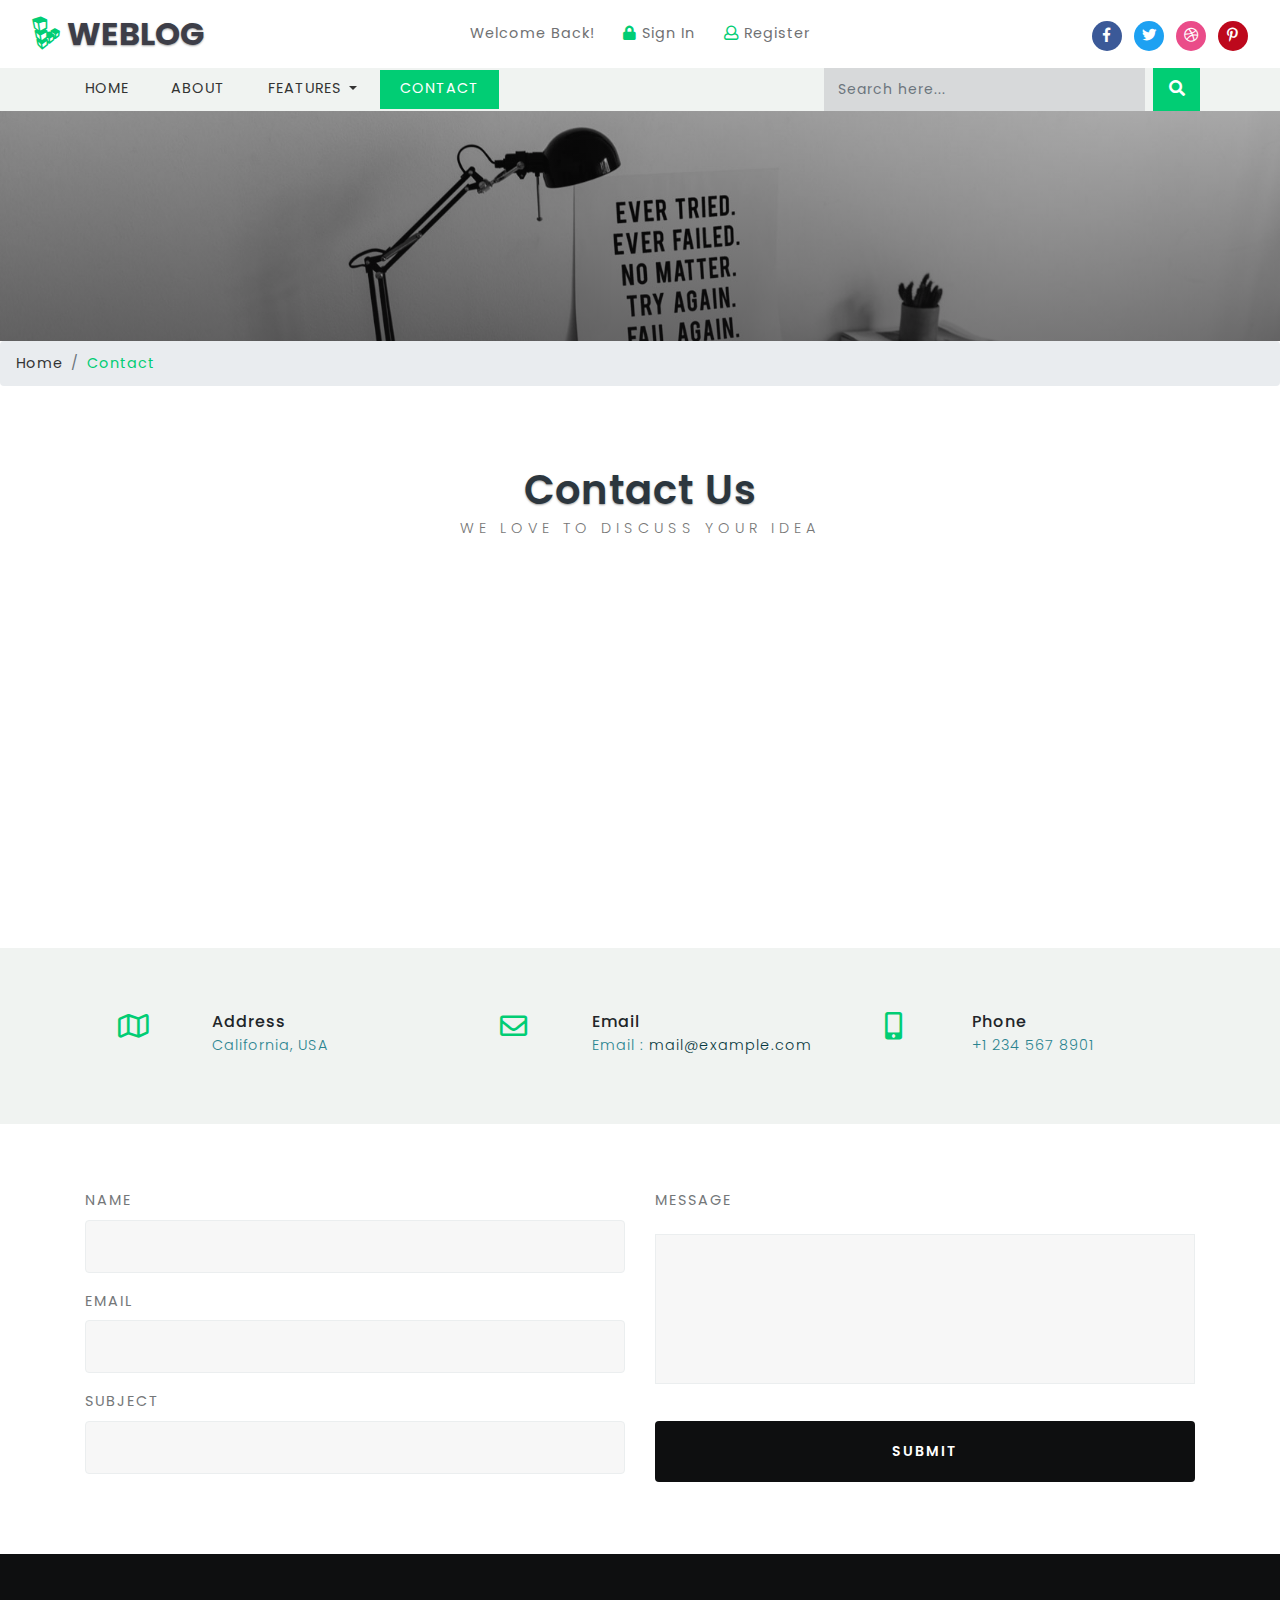
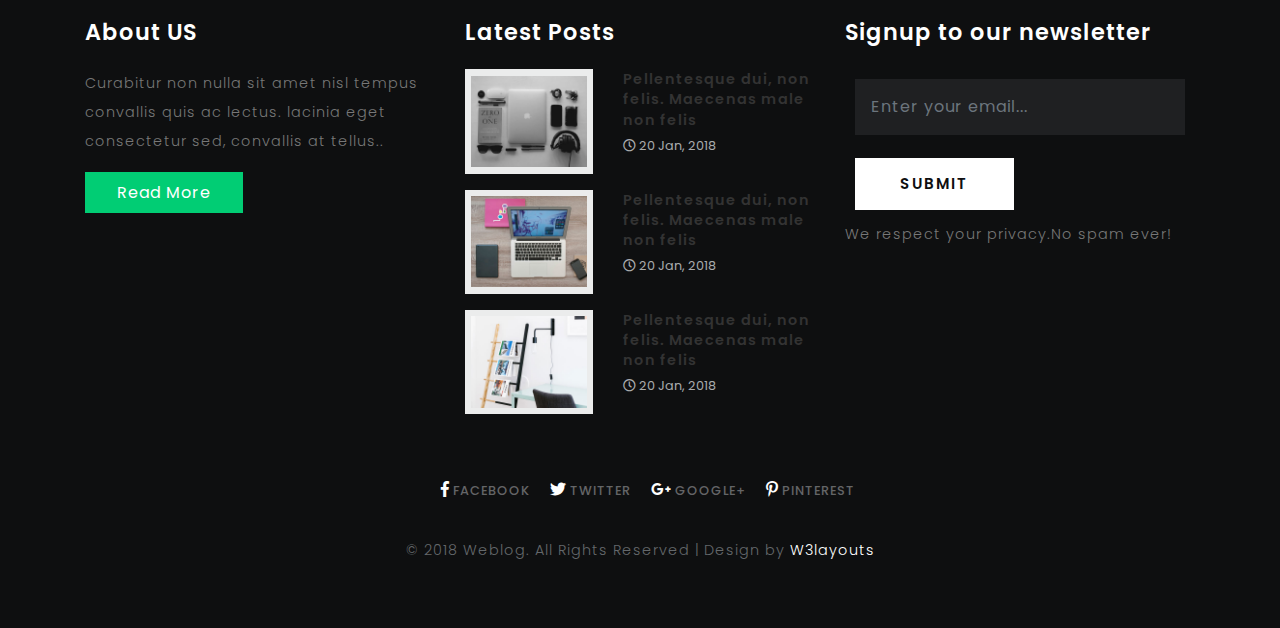
<file: BlogSite/CoreDemo/wwwroot/CoreBlogTema/web/contact.html>
<!--
	Author: W3layouts
	Author URL: http://w3layouts.com
	License: Creative Commons Attribution 3.0 Unported
	License URL: http://creativecommons.org/licenses/by/3.0/
-->

<!DOCTYPE html>
<html lang="zxx">

<head>
	<title>Weblog a Blogging Category Bootstrap responsive WebTemplate | Contact :: w3layouts</title>
	<meta name="viewport" content="width=device-width, initial-scale=1">
	<meta charset="utf-8">
	<meta name="keywords" content="Weblog a Responsive web template, Bootstrap Web Templates, Flat Web Templates, Android Compatible web template, 
Smartphone Compatible web template, free webdesigns for Nokia, Samsung, LG, SonyEricsson, Motorola web design" />

	<script>
		addEventListener("load", function () {
			setTimeout(hideURLbar, 0);
		}, false);

		function hideURLbar() {
			window.scrollTo(0, 1);
		}
	</script>
	<link href="css/bootstrap.css" rel='stylesheet' type='text/css' />
	<link href="css/contact.css" rel='stylesheet' type='text/css' />
	<link href="css/style.css" rel='stylesheet' type='text/css' />
	<link href="css/fontawesome-all.css" rel="stylesheet">
	<link href="//fonts.googleapis.com/css?family=Poppins:100,100i,200,200i,300,300i,400,400i,500,500i,600,600i,700,700i,800"
	    rel="stylesheet">
</head>

<body>
	<!--Header-->

	<header>
		<div class="top-bar_sub_w3layouts container-fluid">
			<div class="row">
				<div class="col-md-4 logo text-left">
					<a class="navbar-brand" href="index.html">
						<i class="fab fa-linode"></i> Weblog</a>
				</div>
				<div class="col-md-4 top-forms text-center mt-lg-3 mt-md-1 mt-0">
					<span>Welcome Back!</span>
					<span class="mx-lg-4 mx-md-2  mx-1">
						<a href="login.html">
							<i class="fas fa-lock"></i> Sign In</a>
					</span>
					<span>
						<a href="register.html">
							<i class="far fa-user"></i> Register</a>
					</span>
				</div>
				<div class="col-md-4 log-icons text-right">

					<ul class="social_list1 mt-3">

						<li>
							<a href="#" class="facebook1 mx-2">
								<i class="fab fa-facebook-f"></i>

							</a>
						</li>
						<li>
							<a href="#" class="twitter2">
								<i class="fab fa-twitter"></i>

							</a>
						</li>
						<li>
							<a href="#" class="dribble3 mx-2">
								<i class="fab fa-dribbble"></i>
							</a>
						</li>
						<li>
							<a href="#" class="pin">
								<i class="fab fa-pinterest-p"></i>
							</a>
						</li>
					</ul>
				</div>
			</div>
		</div>

		<div class="header_top" id="home">
			<nav class="navbar navbar-expand-lg navbar-light bg-light">
				<button class="navbar-toggler navbar-toggler-right mx-auto" type="button" data-toggle="collapse" data-target="#navbarSupportedContent" aria-controls="navbarSupportedContent"
						aria-expanded="false" aria-label="Toggle navigation">
						<span class="navbar-toggler-icon"></span>
				</button>


				<div class="collapse navbar-collapse" id="navbarSupportedContent">
					<ul class="navbar-nav mr-auto">
						<li class="nav-item">
							<a class="nav-link" href="index.html">Home
								<span class="sr-only">(current)</span>
							</a>
						</li>
						<li class="nav-item">
							<a class="nav-link" href="about.html">About</a>
						</li>
						<li class="nav-item dropdown">
							<a class="nav-link dropdown-toggle" href="#" id="navbarDropdown" role="button" data-toggle="dropdown" aria-haspopup="true"
							    aria-expanded="false">
								Features
							</a>
							<div class="dropdown-menu" aria-labelledby="navbarDropdown">
								<a class="dropdown-item" href="#"></a>
								<a class="dropdown-item" href="blog1.html">Standard Blog</a>
								<div class="dropdown-divider"></div>
								<a class="dropdown-item" href="blog2.html">2 Column Blog</a>
								<div class="dropdown-divider"></div>
								<a class="dropdown-item" href="blog3.html">3 Column Blog</a>

							</div>
						</li>
						<li class="nav-item active">
							<a class="nav-link" href="contact.html">Contact</a>
						</li>

					</ul>
					<form action="#" method="post" class="form-inline my-2 my-lg-0 header-search">
						<input class="form-control mr-sm-2" type="search" placeholder="Search here..." name="Search" required="">
						<button class="btn btn1 my-2 my-sm-0" type="submit">
							<i class="fas fa-search"></i>
						</button>
					</form>



				</div>
			</nav>

		</div>
	</header>
	<!--//header-->

	<!--/banner-->
	<div class="banner-inner">
	</div>
	<ol class="breadcrumb">
		<li class="breadcrumb-item">
			<a href="index.html">Home</a>
		</li>
		<li class="breadcrumb-item active">Contact</li>
	</ol>
	<!--//banner-->
	<!--/main-->
	<section class="main-content-w3layouts-agileits">

		<h3 class="tittle">Contact Us</h3>
		<p class="sub text-center">We love to discuss your idea</p>
		<div class="contact-map inner-sec">

			<iframe src="https://www.google.com/maps/embed?pb=!1m18!1m12!1m3!1d100949.24429313939!2d-122.44206553967531!3d37.75102885910819!2m3!1f0!2f0!3f0!3m2!1i1024!2i768!4f13.1!3m3!1m2!1s0x80859a6d00690021%3A0x4a501367f076adff!2sSan+Francisco%2C+CA%2C+USA!5e0!3m2!1sen!2sin!4v1472190196783"
			    class="map" style="border:0" allowfullscreen=""></iframe>
		</div>
		<div class="ad-inf-sec bg-light">
			<div class="container">
				<div class="address row">

					<div class="col-lg-4 address-grid">
						<div class="row address-info">
							<div class="col-md-4 address-left text-center">
								<i class="far fa-map"></i>
							</div>
							<div class="col-md-8 address-right text-left">
								<h6>Address</h6>
								<p> California, USA

								</p>
							</div>
						</div>

					</div>
					<div class="col-lg-4 address-grid">
						<div class="row address-info">
							<div class="col-md-4 address-left text-center">
								<i class="far fa-envelope"></i>
							</div>
							<div class="col-md-8 address-right text-left">
								<h6>Email</h6>
								<p>Email :
									<a href="mailto:example@email.com"> mail@example.com</a>

								</p>
							</div>

						</div>
					</div>
					<div class="col-lg-4 address-grid">
						<div class="row address-info">
							<div class="col-md-4 address-left text-center">
								<i class="fas fa-mobile-alt"></i>
							</div>
							<div class="col-md-8 address-right text-left">
								<h6>Phone</h6>
								<p>+1 234 567 8901</p>

							</div>

						</div>
					</div>
				</div>
			</div>
		</div>
		<div class="container">
			<div class="contact_grid_right">
				<form action="#" method="post">
					<div class="row contact_left_grid">
						<div class="col-md-6 con-left">
							<div class="form-group">
								<label for="validationCustom01 my-2">Name</label>
								<input class="form-control" type="text" name="Name" placeholder="" required="">
							</div>
							<div class="form-group">
								<label for="exampleFormControlInput1">Email</label>
								<input class="form-control" type="email" name="Email" placeholder="" required="">
							</div>
							<div class="form-group">
								<label for="validationCustom03 my-2">Subject</label>
								<input class="form-control" type="text" name="Subject" placeholder="" required="">
							</div>
						</div>
						<div class="col-md-6 con-right">
							<div class="form-group">
								<label for="textarea">Message</label>
								<textarea id="textarea" placeholder=""></textarea>
							</div>
							<input class="form-control" type="submit" value="Submit">

						</div>
					</div>
				</form>
			</div>
		</div>
	</section>
	<!--//main-->
	<!--footer-->
	<footer>
		<div class="container">
			<div class="row">
				<div class="col-lg-4 footer-grid-agileits-w3ls text-left">
					<h3>About US</h3>
					<p>Curabitur non nulla sit amet nisl tempus convallis quis ac lectus. lacinia eget consectetur sed, convallis at tellus..</p>
					<div class="read">
						<a href="single.html" class="btn btn-primary read-m">Read More</a>
					</div>
				</div>
				<div class="col-lg-4 footer-grid-agileits-w3ls text-left">

					<div class="tech-btm">
						<h3>Latest Posts</h3>
						<div class="blog-grids row mb-3">
							<div class="col-md-5 blog-grid-left">
								<a href="single.html">
									<img src="images/4.jpg" class="img-fluid" alt="">
								</a>
							</div>
							<div class="col-md-7 blog-grid-right">

								<h5>
									<a href="single.html">Pellentesque dui, non felis. Maecenas male non felis </a>
								</h5>
								<div class="sub-meta">
									<span>
										<i class="far fa-clock"></i> 20 Jan, 2018</span>
								</div>
							</div>

						</div>
						<div class="blog-grids row mb-3">
							<div class="col-md-5 blog-grid-left">
								<a href="single.html">
									<img src="images/5.jpg" class="img-fluid" alt="">
								</a>
							</div>
							<div class="col-md-7 blog-grid-right">

								<h5>
									<a href="single.html">Pellentesque dui, non felis. Maecenas male non felis </a>
								</h5>
								<div class="sub-meta">
									<span>
										<i class="far fa-clock"></i> 20 Jan, 2018</span>
								</div>
							</div>

						</div>
						<div class="blog-grids row mb-3">
							<div class="col-md-5 blog-grid-left">
								<a href="single.html">
									<img src="images/6.jpg" class="img-fluid" alt="">
								</a>
							</div>
							<div class="col-md-7 blog-grid-right">

								<h5>
									<a href="single.html">Pellentesque dui, non felis. Maecenas male non felis </a>
								</h5>
								<div class="sub-meta">
									<span>
										<i class="far fa-clock"></i> 20 Jan, 2018</span>
								</div>
							</div>

						</div>
					</div>
				</div>
				<!-- subscribe -->
				<div class="col-lg-4 subscribe-main footer-grid-agileits-w3ls text-left">
					<h2>Signup to our newsletter</h2>
					<div class="subscribe-main text-left">
						<div class="subscribe-form">
							<form action="#" method="post" class="subscribe_form">
								<input class="form-control" type="email" placeholder="Enter your email..." required="">
								<button type="submit" class="btn btn-primary submit">Submit</button>
							</form>
							<div class="clearfix"> </div>
						</div>
						<p>We respect your privacy.No spam ever!</p>
					</div>
					<!-- //subscribe -->
				</div>
			</div>
			<!-- footer -->
			<div class="footer-cpy text-center">
				<div class="footer-social">
					<div class="copyrighttop">
						<ul>
							<li class="mx-3">
								<a class="facebook" href="#">
									<i class="fab fa-facebook-f"></i>
									<span>Facebook</span>
								</a>
							</li>
							<li>
								<a class="facebook" href="#">
									<i class="fab fa-twitter"></i>
									<span>Twitter</span>
								</a>
							</li>
							<li class="mx-3">
								<a class="facebook" href="#">
									<i class="fab fa-google-plus-g"></i>
									<span>Google+</span>
								</a>
							</li>
							<li>
								<a class="facebook" href="#">
									<i class="fab fa-pinterest-p"></i>
									<span>Pinterest</span>
								</a>
							</li>
						</ul>

					</div>
				</div>
				<div class="w3layouts-agile-copyrightbottom">
					<p>© 2018 Weblog. All Rights Reserved | Design by
						<a href="http://w3layouts.com/">W3layouts</a>
					</p>

				</div>
			</div>

			<!-- //footer -->


		</div>
	</footer>
	<!---->
	<!-- js -->
	<script src="js/jquery-2.2.3.min.js"></script>
	<!-- //js -->
	<!--/ start-smoth-scrolling -->
	<script src="js/move-top.js"></script>
	<script src="js/easing.js"></script>
	<script>
		jQuery(document).ready(function ($) {
			$(".scroll").click(function (event) {
				event.preventDefault();
				$('html,body').animate({
					scrollTop: $(this.hash).offset().top
				}, 900);
			});
		});
	</script>
	<!--// end-smoth-scrolling -->

	<script>
		$(document).ready(function () {
			/*
									var defaults = {
							  			containerID: 'toTop', // fading element id
										containerHoverID: 'toTopHover', // fading element hover id
										scrollSpeed: 1200,
										easingType: 'linear' 
							 		};
									*/

			$().UItoTop({
				easingType: 'easeOutQuart'
			});

		});
	</script>
	<a href="#home" class="scroll" id="toTop" style="display: block;">
		<span id="toTopHover" style="opacity: 1;"> </span>
	</a>

	<!-- //Custom-JavaScript-File-Links -->
	<script src="js/bootstrap.js"></script>


</body>

</html>
</file>
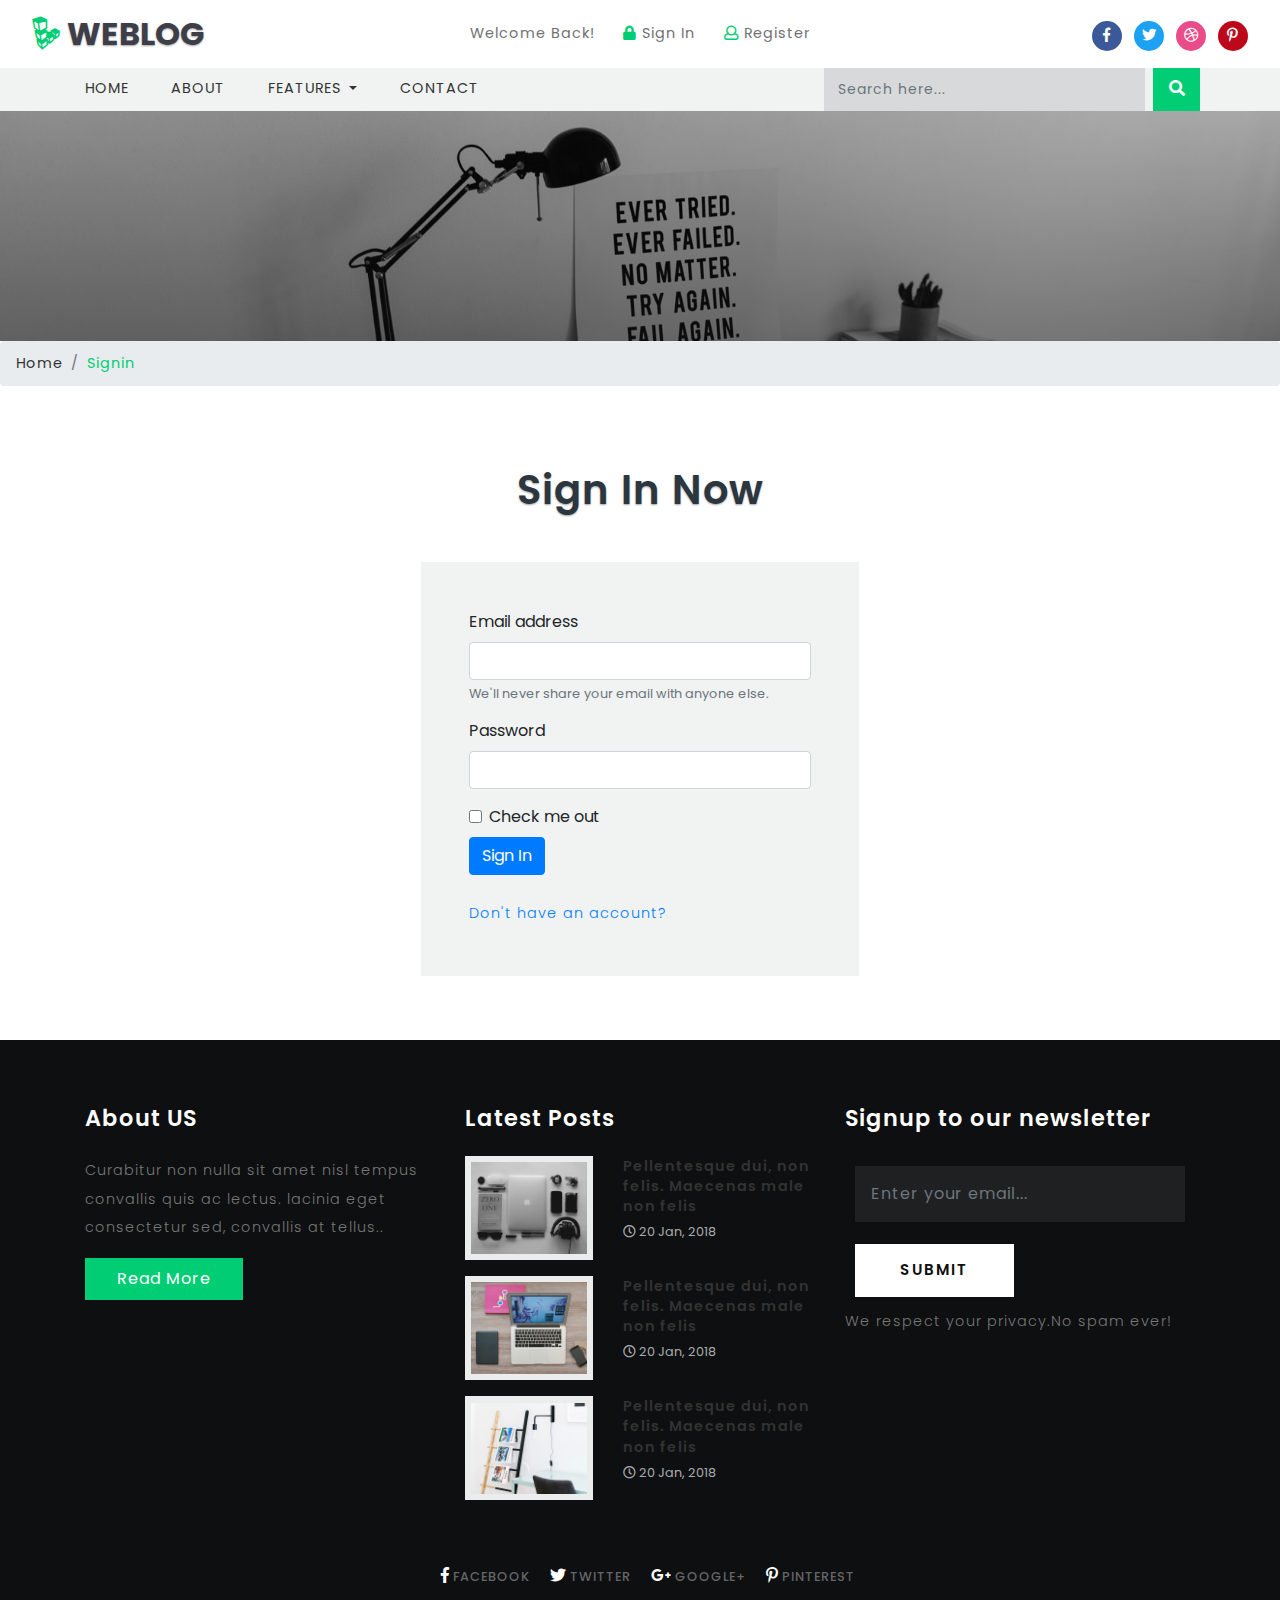
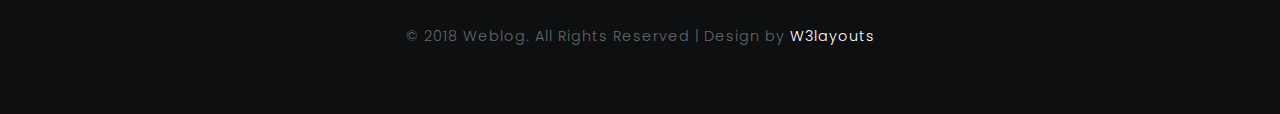
<file: BlogSite/CoreDemo/wwwroot/CoreBlogTema/web/login.html>
<!--
	Author: W3layouts
	Author URL: http://w3layouts.com
	License: Creative Commons Attribution 3.0 Unported
	License URL: http://creativecommons.org/licenses/by/3.0/
-->

<!DOCTYPE html>
<html lang="zxx">

<head>
	<title>Weblog a Blogging Category Bootstrap responsive WebTemplate | Login :: w3layouts</title>
	<meta name="viewport" content="width=device-width, initial-scale=1">
	<meta charset="utf-8">
	<meta name="keywords" content="Weblog a Responsive web template, Bootstrap Web Templates, Flat Web Templates, Android Compatible web template, 
Smartphone Compatible web template, free webdesigns for Nokia, Samsung, LG, SonyEricsson, Motorola web design" />

	<script>
		addEventListener("load", function () {
			setTimeout(hideURLbar, 0);
		}, false);

		function hideURLbar() {
			window.scrollTo(0, 1);
		}
	</script>
	<link href="css/bootstrap.css" rel='stylesheet' type='text/css' />
	<link href="css/single.css" rel='stylesheet' type='text/css' />
	<link href="css/style.css" rel='stylesheet' type='text/css' />
	<link href="css/fontawesome-all.css" rel="stylesheet">
	<link href="//fonts.googleapis.com/css?family=Poppins:100,100i,200,200i,300,300i,400,400i,500,500i,600,600i,700,700i,800"
	    rel="stylesheet">
</head>

<body>
	<!--Header-->

	<header>
		<div class="top-bar_sub_w3layouts container-fluid">
			<div class="row">
				<div class="col-md-4 logo text-left">
					<a class="navbar-brand" href="index.html">
						<i class="fab fa-linode"></i> Weblog</a>
				</div>
				<div class="col-md-4 top-forms text-center mt-lg-3 mt-md-1 mt-0">
					<span>Welcome Back!</span>
					<span class="mx-lg-4 mx-md-2  mx-1">
						<a href="login.html">
							<i class="fas fa-lock"></i> Sign In</a>
					</span>
					<span>
						<a href="register.html">
							<i class="far fa-user"></i> Register</a>
					</span>
				</div>
				<div class="col-md-4 log-icons text-right">

					<ul class="social_list1 mt-3">

						<li>
							<a href="#" class="facebook1 mx-2">
								<i class="fab fa-facebook-f"></i>

							</a>
						</li>
						<li>
							<a href="#" class="twitter2">
								<i class="fab fa-twitter"></i>

							</a>
						</li>
						<li>
							<a href="#" class="dribble3 mx-2">
								<i class="fab fa-dribbble"></i>
							</a>
						</li>
						<li>
							<a href="#" class="pin">
								<i class="fab fa-pinterest-p"></i>
							</a>
						</li>
					</ul>
				</div>
			</div>
		</div>

		<div class="header_top" id="home">
			<nav class="navbar navbar-expand-lg navbar-light bg-light">
				<button class="navbar-toggler navbar-toggler-right mx-auto" type="button" data-toggle="collapse" data-target="#navbarSupportedContent" aria-controls="navbarSupportedContent"
						aria-expanded="false" aria-label="Toggle navigation">
						<span class="navbar-toggler-icon"></span>
				</button>


				<div class="collapse navbar-collapse" id="navbarSupportedContent">
					<ul class="navbar-nav mr-auto">
						<li class="nav-item">
							<a class="nav-link" href="index.html">Home
								<span class="sr-only">(current)</span>
							</a>
						</li>
						<li class="nav-item">
							<a class="nav-link" href="about.html">About</a>
						</li>
						<li class="nav-item dropdown">
							<a class="nav-link dropdown-toggle" href="#" id="navbarDropdown" role="button" data-toggle="dropdown" aria-haspopup="true"
							    aria-expanded="false">
								Features
							</a>
							<div class="dropdown-menu" aria-labelledby="navbarDropdown">
								<a class="dropdown-item" href="#"></a>
								<a class="dropdown-item" href="blog1.html">Standard Blog</a>
								<div class="dropdown-divider"></div>
								<a class="dropdown-item" href="blog2.html">2 Column Blog</a>
								<div class="dropdown-divider"></div>
								<a class="dropdown-item" href="blog3.html">3 Column Blog</a>

							</div>
						</li>
						<li class="nav-item">
							<a class="nav-link" href="contact.html">Contact</a>
						</li>

					</ul>
					<form action="#" method="post" class="form-inline my-2 my-lg-0 header-search">
						<input class="form-control mr-sm-2" type="search" placeholder="Search here..." name="Search" required="">
						<button class="btn btn1 my-2 my-sm-0" type="submit">
							<i class="fas fa-search"></i>
						</button>
					</form>



				</div>
			</nav>

		</div>
	</header>
	<!--//header-->

	<!--/banner-->
	<div class="banner-inner">
	</div>
	<ol class="breadcrumb">
		<li class="breadcrumb-item">
			<a href="index.html">Home</a>
		</li>
		<li class="breadcrumb-item active">Signin</li>
	</ol>
	<!--//banner-->
	<!--/main-->
	<section class="main-content-w3layouts-agileits">
		<div class="container">
				<h3 class="tittle">Sign In Now</h3>
				<div class="row inner-sec">
					<div class="login p-5 bg-light mx-auto mw-100">
					<form action="#" method="post">
							<div class="form-group">
							  <label for="exampleInputEmail1 mb-2">Email address</label>
							  <input type="email" class="form-control" id="exampleInputEmail1" aria-describedby="emailHelp" placeholder="" required="">
							  <small id="emailHelp" class="form-text text-muted">We'll never share your email with anyone else.</small>
							</div>
							<div class="form-group">
							  <label for="exampleInputPassword1 mb-2">Password</label>
							  <input type="password" class="form-control" id="exampleInputPassword1" placeholder="" required="">
							</div>
							<div class="form-check mb-2">
							  <input type="checkbox" class="form-check-input" id="exampleCheck1">
							  <label class="form-check-label" for="exampleCheck1">Check me out</label>
							</div>
							<button type="submit" class="btn btn-primary submit mb-4">Sign In</button>
							<p><a href="register.html"> Don't have an account?</a></p>
						  </form>
		</div>
		</div>
	</div>
	</section>
	<!--//main-->
	<!--footer-->
	<footer>
		<div class="container">
			<div class="row">
				<div class="col-lg-4 footer-grid-agileits-w3ls text-left" data-aos="fade-down">
					<h3>About US</h3>
					<p>Curabitur non nulla sit amet nisl tempus convallis quis ac lectus. lacinia eget consectetur sed, convallis at tellus..</p>
					<div class="read">
						<a href="single.html" class="btn btn-primary read-m">Read More</a>
					</div>
				</div>
				<div class="col-lg-4 footer-grid-agileits-w3ls text-left">

					<div class="tech-btm" data-aos="fade-down">
						<h3>Latest Posts</h3>
						<div class="blog-grids row mb-3">
							<div class="col-md-5 blog-grid-left">
								<a href="single.html">
									<img src="images/4.jpg" class="img-fluid" alt="">
								</a>
							</div>
							<div class="col-md-7 blog-grid-right">

								<h5>
									<a href="single.html">Pellentesque dui, non felis. Maecenas male non felis </a>
								</h5>
								<div class="sub-meta">
									<span>
										<i class="far fa-clock"></i> 20 Jan, 2018</span>
								</div>
							</div>

						</div>
						<div class="blog-grids row mb-3" data-aos="fade-down">
							<div class="col-md-5 blog-grid-left">
								<a href="single.html">
									<img src="images/5.jpg" class="img-fluid" alt="">
								</a>
							</div>
							<div class="col-md-7 blog-grid-right">

								<h5>
									<a href="single.html">Pellentesque dui, non felis. Maecenas male non felis </a>
								</h5>
								<div class="sub-meta">
									<span>
										<i class="far fa-clock"></i> 20 Jan, 2018</span>
								</div>
							</div>

						</div>
						<div class="blog-grids row mb-3" data-aos="fade-down">
							<div class="col-md-5 blog-grid-left">
								<a href="single.html">
									<img src="images/6.jpg" class="img-fluid" alt="">
								</a>
							</div>
							<div class="col-md-7 blog-grid-right">

								<h5>
									<a href="single.html">Pellentesque dui, non felis. Maecenas male non felis </a>
								</h5>
								<div class="sub-meta">
									<span>
										<i class="far fa-clock"></i> 20 Jan, 2018</span>
								</div>
							</div>

						</div>
					</div>
				</div>
				<!-- subscribe -->
				<div class="col-lg-4 subscribe-main footer-grid-agileits-w3ls text-left" data-aos="fade-down">
					<h2>Signup to our newsletter</h2>
					<div class="subscribe-main text-left">
							<div class="subscribe-form">
									<form action="#" method="post" class="subscribe_form">
										<input class="form-control" type="email" placeholder="Enter your email..." required="">
										<button type="submit" class="btn btn-primary submit">Submit</button>
									</form>
									<div class="clearfix"> </div>
							</div>
						<p>We respect your privacy.No spam ever!</p>
					</div>
					<!-- //subscribe -->
				</div>
			</div>
			<!-- footer -->
			<div class="footer-cpy text-center">
				<div class="footer-social">
					<div class="copyrighttop">
						<ul>
							<li class="mx-3">
								<a class="facebook" href="#">
									<i class="fab fa-facebook-f"></i>
									<span>Facebook</span>
								</a>
							</li>
							<li>
								<a class="facebook" href="#">
									<i class="fab fa-twitter"></i>
									<span>Twitter</span>
								</a>
							</li>
							<li class="mx-3">
								<a class="facebook" href="#">
									<i class="fab fa-google-plus-g"></i>
									<span>Google+</span>
								</a>
							</li>
							<li>
								<a class="facebook" href="#">
									<i class="fab fa-pinterest-p"></i>
									<span>Pinterest</span>
								</a>
							</li>
						</ul>

					</div>
				</div>
				<div class="w3layouts-agile-copyrightbottom">
					<p>© 2018 Weblog. All Rights Reserved | Design by
						<a href="http://w3layouts.com/">W3layouts</a>
					</p>

				</div>
			</div>

			<!-- //footer -->
		</div>
	</footer>
	<!---->
	<!-- js -->
	<script src="js/jquery-2.2.3.min.js"></script>
	<!-- //js -->
	<!--/ start-smoth-scrolling -->
	<script src="js/move-top.js"></script>
	<script src="js/easing.js"></script>
	<script>
		jQuery(document).ready(function ($) {
			$(".scroll").click(function (event) {
				event.preventDefault();
				$('html,body').animate({
					scrollTop: $(this.hash).offset().top
				}, 900);
			});
		});
	</script>
	<!--// end-smoth-scrolling -->

	<script>
		$(document).ready(function () {
			/*
									var defaults = {
							  			containerID: 'toTop', // fading element id
										containerHoverID: 'toTopHover', // fading element hover id
										scrollSpeed: 1200,
										easingType: 'linear' 
							 		};
									*/

			$().UItoTop({
				easingType: 'easeOutQuart'
			});

		});
	</script>
	<a href="#home" class="scroll" id="toTop" style="display: block;">
		<span id="toTopHover" style="opacity: 1;"> </span>
	</a>

	<!-- //Custom-JavaScript-File-Links -->
	<script src="js/bootstrap.js"></script>


</body>

</html>
</file>
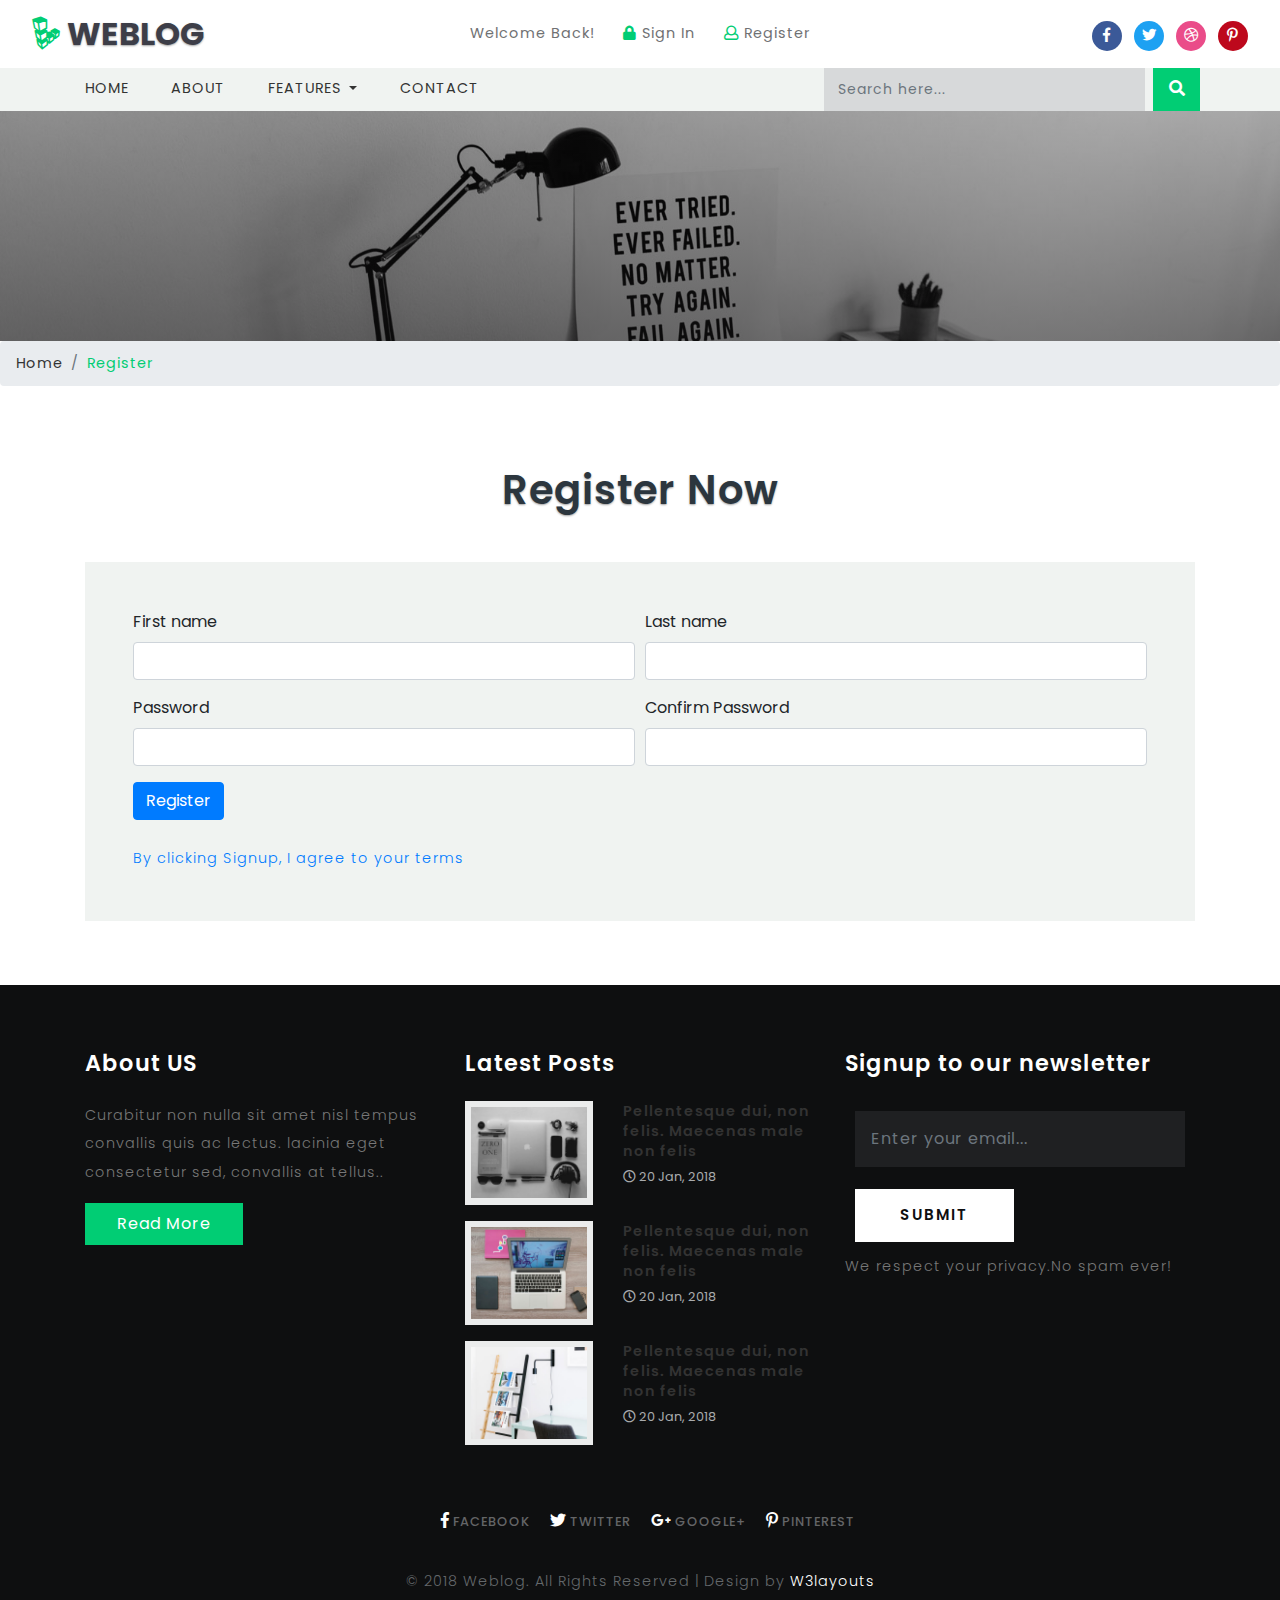
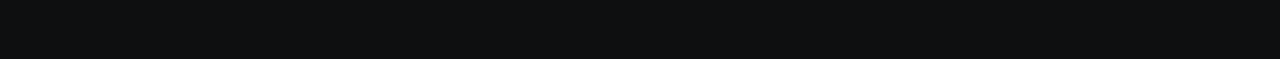
<file: BlogSite/CoreDemo/wwwroot/CoreBlogTema/web/register.html>
<!--
	Author: W3layouts
	Author URL: http://w3layouts.com
	License: Creative Commons Attribution 3.0 Unported
	License URL: http://creativecommons.org/licenses/by/3.0/
-->

<!DOCTYPE html>
<html lang="zxx">

<head>
	<title>Weblog a Blogging Category Bootstrap responsive WebTemplate | Register :: w3layouts</title>
	<meta name="viewport" content="width=device-width, initial-scale=1">
	<meta charset="utf-8">
	<meta name="keywords" content="Weblog a Responsive web template, Bootstrap Web Templates, Flat Web Templates, Android Compatible web template, 
Smartphone Compatible web template, free webdesigns for Nokia, Samsung, LG, SonyEricsson, Motorola web design" />

	<script>
		addEventListener("load", function () {
			setTimeout(hideURLbar, 0);
		}, false);

		function hideURLbar() {
			window.scrollTo(0, 1);
		}
	</script>
	<link href="css/bootstrap.css" rel='stylesheet' type='text/css' />
	<link href="css/single.css" rel='stylesheet' type='text/css' />
	<link href="css/style.css" rel='stylesheet' type='text/css' />
	<link href="css/fontawesome-all.css" rel="stylesheet">
	<link href="//fonts.googleapis.com/css?family=Poppins:100,100i,200,200i,300,300i,400,400i,500,500i,600,600i,700,700i,800"
	    rel="stylesheet">
</head>

<body>
	<!--Header-->

	<header>
		<div class="top-bar_sub_w3layouts container-fluid">
			<div class="row">
				<div class="col-md-4 logo text-left">
					<a class="navbar-brand" href="index.html">
						<i class="fab fa-linode"></i> Weblog</a>
				</div>
				<div class="col-md-4 top-forms text-center mt-lg-3 mt-md-1 mt-0">
					<span>Welcome Back!</span>
					<span class="mx-lg-4 mx-md-2  mx-1">
						<a href="login.html">
							<i class="fas fa-lock"></i> Sign In</a>
					</span>
					<span>
						<a href="register.html">
							<i class="far fa-user"></i> Register</a>
					</span>
				</div>
				<div class="col-md-4 log-icons text-right">

					<ul class="social_list1 mt-3">

						<li>
							<a href="#" class="facebook1 mx-2">
								<i class="fab fa-facebook-f"></i>

							</a>
						</li>
						<li>
							<a href="#" class="twitter2">
								<i class="fab fa-twitter"></i>

							</a>
						</li>
						<li>
							<a href="#" class="dribble3 mx-2">
								<i class="fab fa-dribbble"></i>
							</a>
						</li>
						<li>
							<a href="#" class="pin">
								<i class="fab fa-pinterest-p"></i>
							</a>
						</li>
					</ul>
				</div>
			</div>
		</div>

		<div class="header_top" id="home">
			<nav class="navbar navbar-expand-lg navbar-light bg-light">
				<button class="navbar-toggler navbar-toggler-right mx-auto" type="button" data-toggle="collapse" data-target="#navbarSupportedContent" aria-controls="navbarSupportedContent"
						aria-expanded="false" aria-label="Toggle navigation">
						<span class="navbar-toggler-icon"></span>
				</button>


				<div class="collapse navbar-collapse" id="navbarSupportedContent">
					<ul class="navbar-nav mr-auto">
						<li class="nav-item">
							<a class="nav-link" href="index.html">Home
								<span class="sr-only">(current)</span>
							</a>
						</li>
						<li class="nav-item">
							<a class="nav-link" href="about.html">About</a>
						</li>
						<li class="nav-item dropdown">
							<a class="nav-link dropdown-toggle" href="#" id="navbarDropdown" role="button" data-toggle="dropdown" aria-haspopup="true"
							    aria-expanded="false">
								Features
							</a>
							<div class="dropdown-menu" aria-labelledby="navbarDropdown">
								<a class="dropdown-item" href="#"></a>
								<a class="dropdown-item" href="blog1.html">Standard Blog</a>
								<div class="dropdown-divider"></div>
								<a class="dropdown-item" href="blog2.html">2 Column Blog</a>
								<div class="dropdown-divider"></div>
								<a class="dropdown-item" href="blog3.html">3 Column Blog</a>

							</div>
						</li>
						<li class="nav-item">
							<a class="nav-link" href="contact.html">Contact</a>
						</li>

					</ul>
					<form action="#" method="post" class="form-inline my-2 my-lg-0 header-search">
						<input class="form-control mr-sm-2" type="search" placeholder="Search here..." name="Search" required="">
						<button class="btn btn1 my-2 my-sm-0" type="submit">
							<i class="fas fa-search"></i>
						</button>
					</form>



				</div>
			</nav>

		</div>
	</header>
	<!--//header-->

	<!--/banner-->
	<div class="banner-inner">
	</div>
	<ol class="breadcrumb">
		<li class="breadcrumb-item">
			<a href="index.html">Home</a>
		</li>
		<li class="breadcrumb-item active">Register</li>
	</ol>
	<!--//banner-->
	<!--/main-->
	<section class="main-content-w3layouts-agileits">
		<div class="container">
			<h3 class="tittle">Register Now</h3>
				<div class="inner-sec">
			<div class="login p-5 bg-light mx-auto mw-100">
				<form action="#" method="post">
						<div class="form-row">
								<div class="col-md-6 mb-3">
										<label for="validationCustom01">First name</label>

									<input type="text" class="form-control" id="validationDefault01" placeholder="" required="">
								</div>
								<div class="col-md-6 mb-3">
										<label for="validationCustom02">Last name</label>
									<input type="text" class="form-control" id="validationDefault02" placeholder="" required="">
								</div>
							</div>
							<div class="form-row">
								<div class="form-group col-md-6">
										<label for="exampleInputPassword1 mb-2">Password</label>
									<input type="password" class="form-control" id="password1" placeholder="" required="">
								</div>
								<div class="form-group col-md-6">
										<label for="exampleInputPassword2 mb-2">Confirm Password</label>
										<input type="password" class="form-control" id="password2" placeholder="" required="">
									</div>
								
							</div>
							<button type="submit" class="btn btn-primary submit mb-4">Register</button>
								<p>
									<a href="#">By clicking Signup, I agree to your terms</a>
								</p>
						</form>
		
					</div>
			</div>
		</div>
	</section>
	<!--//main-->
	<!--footer-->
	<footer>
		<div class="container">
			<div class="row">
				<div class="col-lg-4 footer-grid-agileits-w3ls text-left">
					<h3>About US</h3>
					<p>Curabitur non nulla sit amet nisl tempus convallis quis ac lectus. lacinia eget consectetur sed, convallis at tellus..</p>
					<div class="read">
						<a href="single.html" class="btn btn-primary read-m">Read More</a>
					</div>
				</div>
				<div class="col-lg-4 footer-grid-agileits-w3ls text-left">

					<div class="tech-btm">
						<h3>Latest Posts</h3>
						<div class="blog-grids row mb-3">
							<div class="col-md-5 blog-grid-left">
								<a href="single.html">
									<img src="images/4.jpg" class="img-fluid" alt="">
								</a>
							</div>
							<div class="col-md-7 blog-grid-right">

								<h5>
									<a href="single.html">Pellentesque dui, non felis. Maecenas male non felis </a>
								</h5>
								<div class="sub-meta">
									<span>
										<i class="far fa-clock"></i> 20 Jan, 2018</span>
								</div>
							</div>

						</div>
						<div class="blog-grids row mb-3">
							<div class="col-md-5 blog-grid-left">
								<a href="single.html">
									<img src="images/5.jpg" class="img-fluid" alt="">
								</a>
							</div>
							<div class="col-md-7 blog-grid-right">

								<h5>
									<a href="single.html">Pellentesque dui, non felis. Maecenas male non felis </a>
								</h5>
								<div class="sub-meta">
									<span>
										<i class="far fa-clock"></i> 20 Jan, 2018</span>
								</div>
							</div>

						</div>
						<div class="blog-grids row mb-3">
							<div class="col-md-5 blog-grid-left">
								<a href="single.html">
									<img src="images/6.jpg" class="img-fluid" alt="">
								</a>
							</div>
							<div class="col-md-7 blog-grid-right">

								<h5>
									<a href="single.html">Pellentesque dui, non felis. Maecenas male non felis </a>
								</h5>
								<div class="sub-meta">
									<span>
										<i class="far fa-clock"></i> 20 Jan, 2018</span>
								</div>
							</div>

						</div>
					</div>
				</div>
				<!-- subscribe -->
				<div class="col-lg-4 subscribe-main footer-grid-agileits-w3ls text-left">
					<h2>Signup to our newsletter</h2>
					<div class="subscribe-main text-left">
							<div class="subscribe-form">
									<form action="#" method="post" class="subscribe_form">
										<input class="form-control" type="email" placeholder="Enter your email..." required="">
										<button type="submit" class="btn btn-primary submit">Submit</button>
									</form>
									<div class="clearfix"> </div>
							</div>
						<p>We respect your privacy.No spam ever!</p>
					</div>
					<!-- //subscribe -->
				</div>
			</div>
			<!-- footer -->
			<div class="footer-cpy text-center">
				<div class="footer-social">
					<div class="copyrighttop">
						<ul>
							<li class="mx-3">
								<a class="facebook" href="#">
									<i class="fab fa-facebook-f"></i>
									<span>Facebook</span>
								</a>
							</li>
							<li>
								<a class="facebook" href="#">
									<i class="fab fa-twitter"></i>
									<span>Twitter</span>
								</a>
							</li>
							<li class="mx-3">
								<a class="facebook" href="#">
									<i class="fab fa-google-plus-g"></i>
									<span>Google+</span>
								</a>
							</li>
							<li>
								<a class="facebook" href="#">
									<i class="fab fa-pinterest-p"></i>
									<span>Pinterest</span>
								</a>
							</li>
						</ul>

					</div>
				</div>
				<div class="w3layouts-agile-copyrightbottom">
					<p>© 2018 Weblog. All Rights Reserved | Design by
						<a href="http://w3layouts.com/">W3layouts</a>
					</p>

				</div>
			</div>

			<!-- //footer -->


		</div>
	</footer>
	<!---->	
	<!-- js -->
	<script src="js/jquery-2.2.3.min.js"></script>
	<!-- //js -->
	<!-- password-script -->
	<script>
		window.onload = function () {
			document.getElementById("password1").onchange = validatePassword;
			document.getElementById("password2").onchange = validatePassword;
		}

		function validatePassword() {
			var pass2 = document.getElementById("password2").value;
			var pass1 = document.getElementById("password1").value;
			if (pass1 != pass2)
				document.getElementById("password2").setCustomValidity("Passwords Don't Match");
			else
				document.getElementById("password2").setCustomValidity('');
			//empty string means no validation error
		}
	</script>
	<!-- //password-script -->

	<!--/ start-smoth-scrolling -->
	<script src="js/move-top.js"></script>
	<script src="js/easing.js"></script>
	<script>
		jQuery(document).ready(function ($) {
			$(".scroll").click(function (event) {
				event.preventDefault();
				$('html,body').animate({
					scrollTop: $(this.hash).offset().top
				}, 900);
			});
		});
	</script>
	<!--// end-smoth-scrolling -->

	<script>
		$(document).ready(function () {
			/*
									var defaults = {
							  			containerID: 'toTop', // fading element id
										containerHoverID: 'toTopHover', // fading element hover id
										scrollSpeed: 1200,
										easingType: 'linear' 
							 		};
									*/

			$().UItoTop({
				easingType: 'easeOutQuart'
			});

		});
	</script>
	<a href="#home" class="scroll" id="toTop" style="display: block;">
		<span id="toTopHover" style="opacity: 1;"> </span>
	</a>

	<!-- //Custom-JavaScript-File-Links -->
	<script src="js/bootstrap.js"></script>


</body>

</html>
</file>
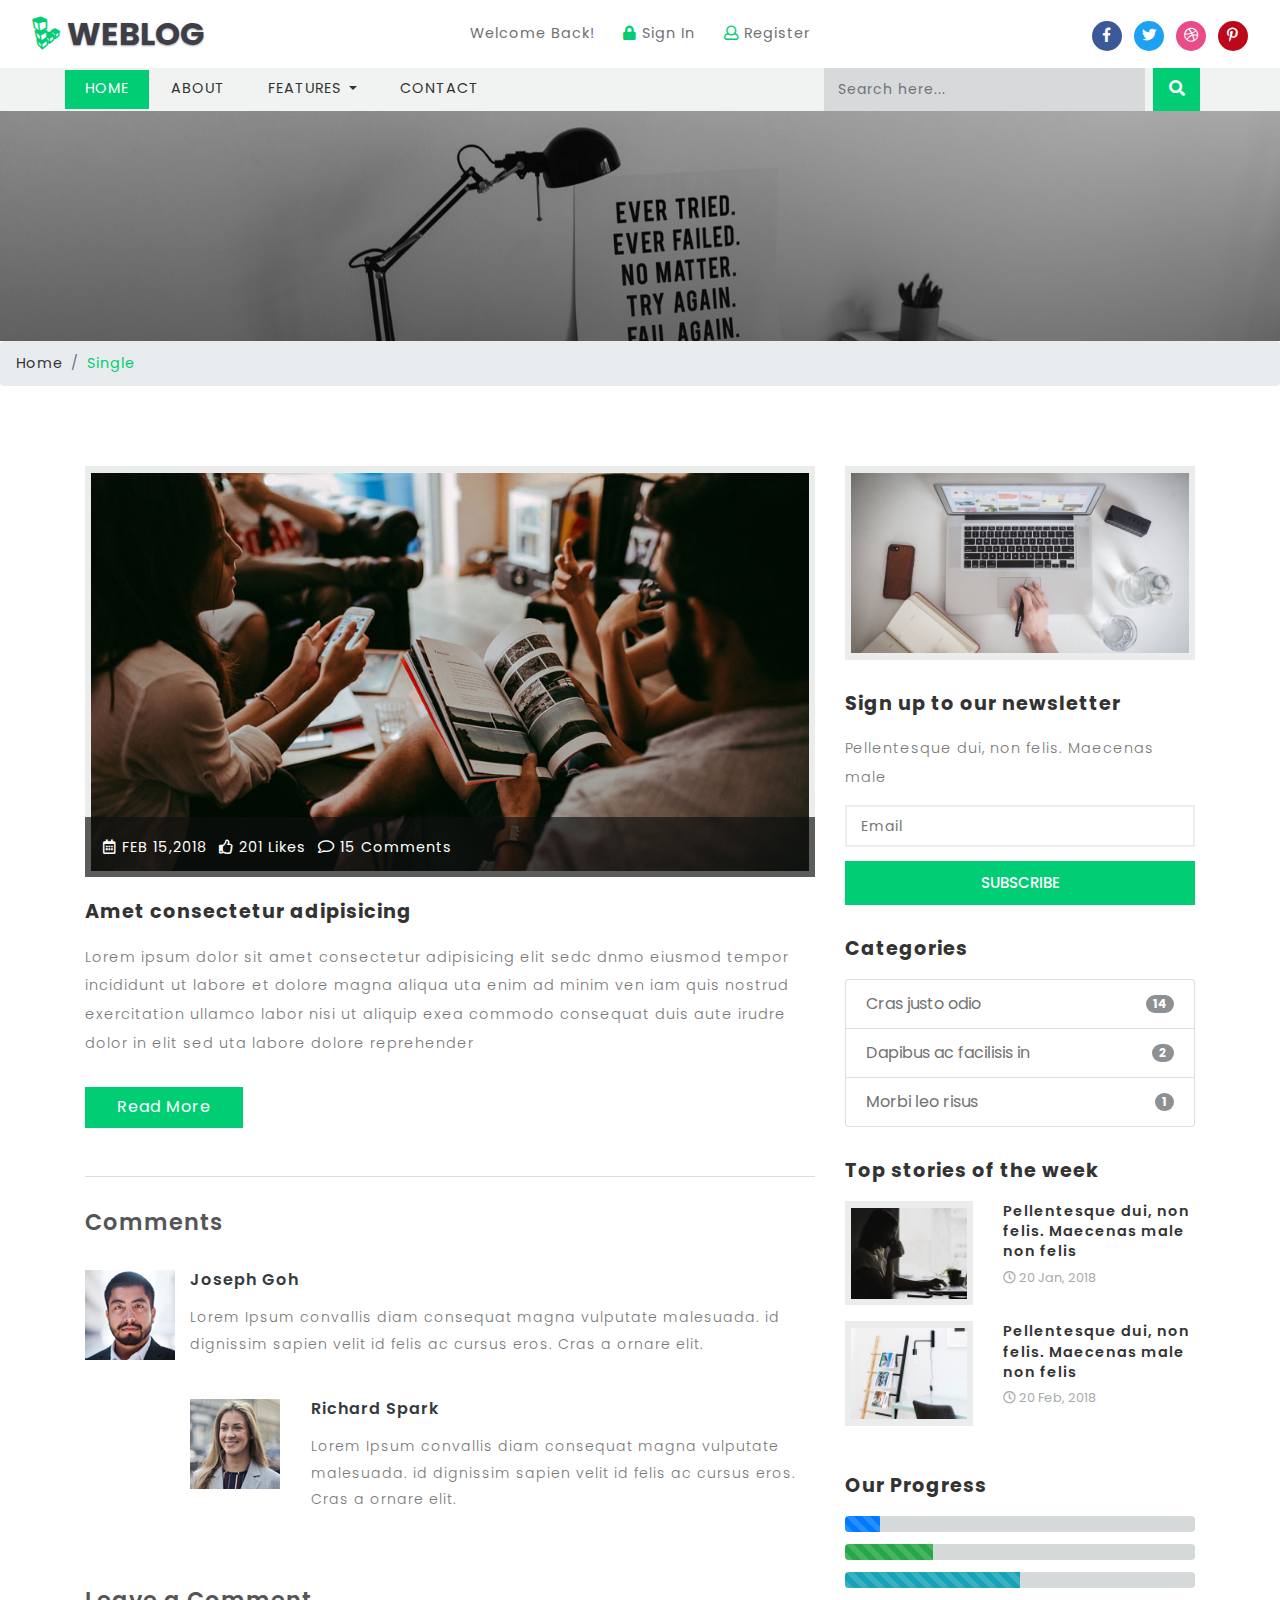
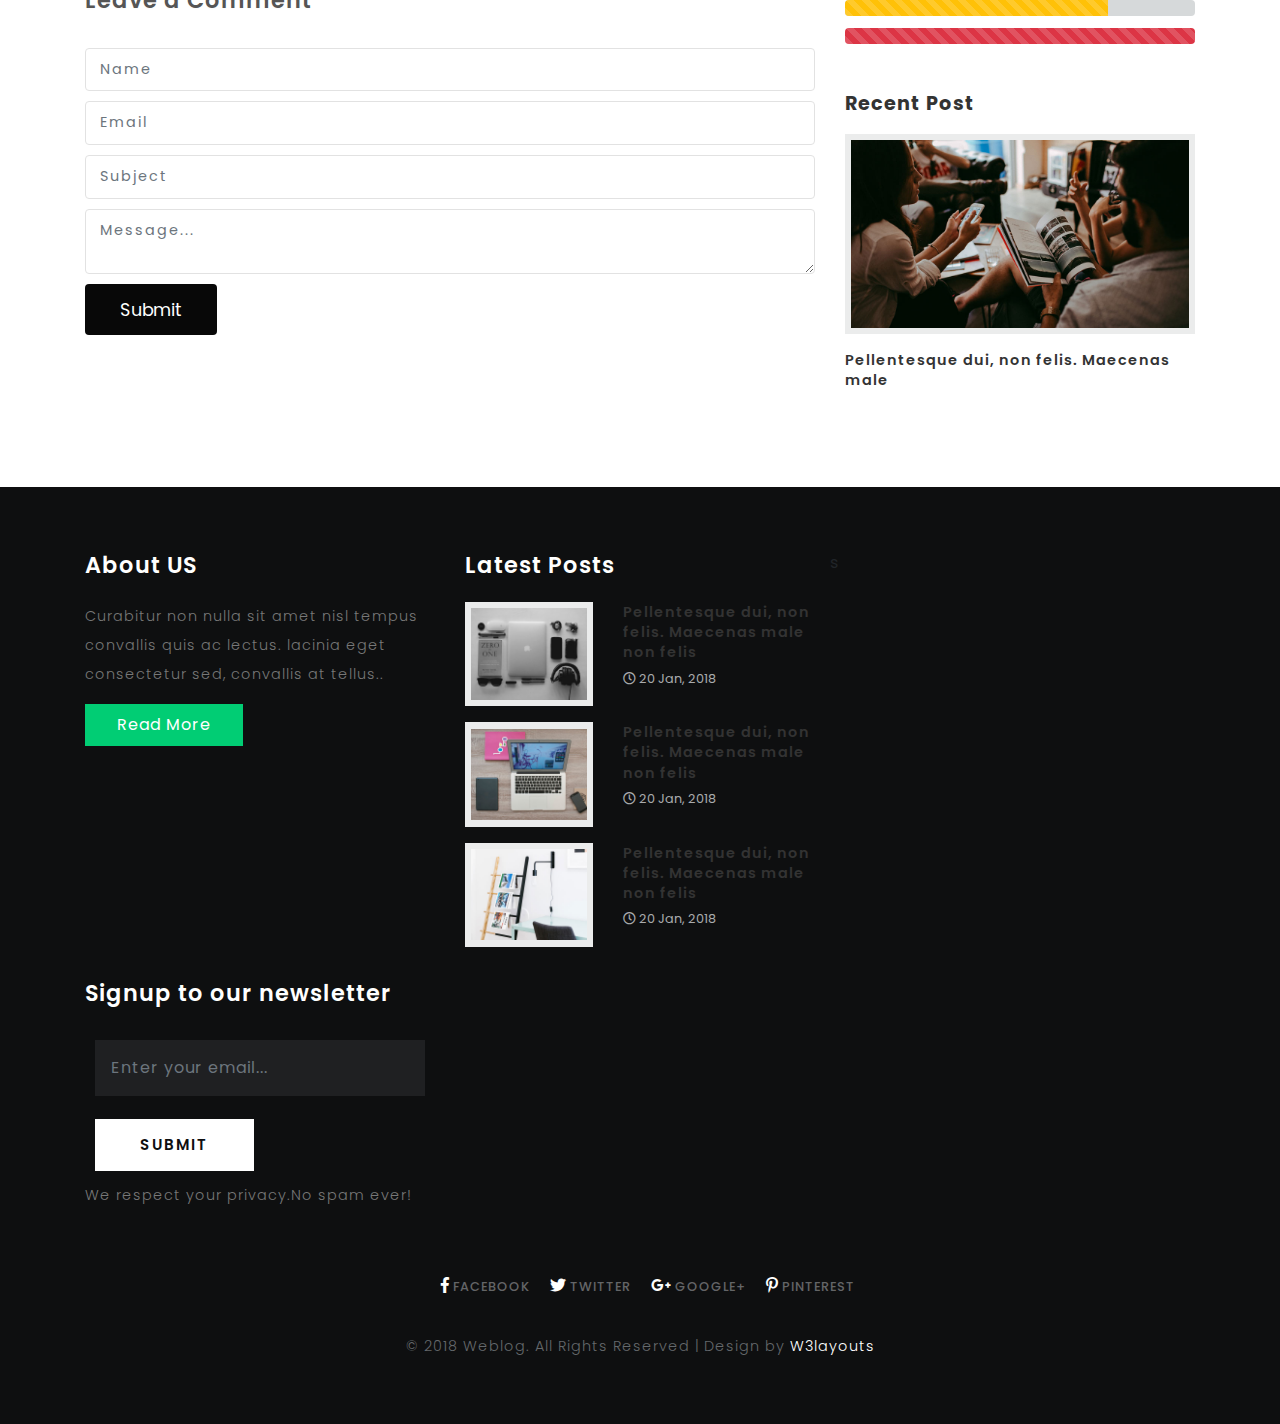
<file: BlogSite/CoreDemo/wwwroot/CoreBlogTema/web/single.html>
<!--
	Author: W3layouts
	Author URL: http://w3layouts.com
	License: Creative Commons Attribution 3.0 Unported
	License URL: http://creativecommons.org/licenses/by/3.0/
-->

<!DOCTYPE html>
<html lang="zxx">

<head>
	<title>Weblog a Blogging Category Bootstrap responsive WebTemplate | Single :: w3layouts</title>
	<meta name="viewport" content="width=device-width, initial-scale=1">
	<meta charset="utf-8">
	<meta name="keywords" content="Weblog a Responsive web template, Bootstrap Web Templates, Flat Web Templates, Android Compatible web template, 
Smartphone Compatible web template, free webdesigns for Nokia, Samsung, LG, SonyEricsson, Motorola web design" />

	<script>
		addEventListener("load", function () {
			setTimeout(hideURLbar, 0);
		}, false);

		function hideURLbar() {
			window.scrollTo(0, 1);
		}
	</script>
	<link href="css/bootstrap.css" rel='stylesheet' type='text/css' />
	<link rel="stylesheet" href="css/single.css">
	<link href="css/style.css" rel='stylesheet' type='text/css' />
	<link href="css/fontawesome-all.css" rel="stylesheet">
	<link href="//fonts.googleapis.com/css?family=Poppins:100,100i,200,200i,300,300i,400,400i,500,500i,600,600i,700,700i,800"
	    rel="stylesheet">
</head>

<body>
	<!--Header-->

	<header>
		<div class="top-bar_sub_w3layouts container-fluid">
			<div class="row">
				<div class="col-md-4 logo text-left">
					<a class="navbar-brand" href="index.html">
						<i class="fab fa-linode"></i> Weblog</a>
				</div>
				<div class="col-md-4 top-forms text-center mt-lg-3 mt-md-1 mt-0">
					<span>Welcome Back!</span>
					<span class="mx-lg-4 mx-md-2  mx-1">
						<a href="login.html">
							<i class="fas fa-lock"></i> Sign In</a>
					</span>
					<span>
						<a href="register.html">
							<i class="far fa-user"></i> Register</a>
					</span>
				</div>
				<div class="col-md-4 log-icons text-right">

					<ul class="social_list1 mt-3">

						<li>
							<a href="#" class="facebook1 mx-2">
								<i class="fab fa-facebook-f"></i>

							</a>
						</li>
						<li>
							<a href="#" class="twitter2">
								<i class="fab fa-twitter"></i>

							</a>
						</li>
						<li>
							<a href="#" class="dribble3 mx-2">
								<i class="fab fa-dribbble"></i>
							</a>
						</li>
						<li>
							<a href="#" class="pin">
								<i class="fab fa-pinterest-p"></i>
							</a>
						</li>
					</ul>
				</div>
			</div>
		</div>

		<div class="header_top" id="home">
			<nav class="navbar navbar-expand-lg navbar-light bg-light">
				<button class="navbar-toggler navbar-toggler-right mx-auto" type="button" data-toggle="collapse" data-target="#navbarSupportedContent" aria-controls="navbarSupportedContent"
						aria-expanded="false" aria-label="Toggle navigation">
						<span class="navbar-toggler-icon"></span>
				</button>


				<div class="collapse navbar-collapse" id="navbarSupportedContent">
					<ul class="navbar-nav mr-auto">
						<li class="nav-item active">
								<a class="nav-link" href="index.html">Home
								<span class="sr-only">(current)</span>
							</a>
						</li>
						<li class="nav-item">
							<a class="nav-link" href="about.html">About</a>
						</li>
						<li class="nav-item dropdown">
							<a class="nav-link dropdown-toggle" href="#" id="navbarDropdown" role="button" data-toggle="dropdown" aria-haspopup="true"
							    aria-expanded="false">
								Features
							</a>
							<div class="dropdown-menu" aria-labelledby="navbarDropdown">
								<a class="dropdown-item" href="#"></a>
								<a class="dropdown-item" href="blog1.html">Standard Blog</a>
								<div class="dropdown-divider"></div>
								<a class="dropdown-item" href="blog2.html">2 Column Blog</a>
								<div class="dropdown-divider"></div>
								<a class="dropdown-item" href="blog3.html">3 Column Blog</a>

							</div>
						</li>
						<li class="nav-item">
							<a class="nav-link" href="contact.html">Contact</a>
						</li>

					</ul>
					<form action="#" method="post" class="form-inline my-2 my-lg-0 header-search">
						<input class="form-control mr-sm-2" type="search" placeholder="Search here..." name="Search" required="">
						<button class="btn btn1 my-2 my-sm-0" type="submit">
							<i class="fas fa-search"></i>
						</button>
					</form>



				</div>
			</nav>

		</div>
	</header>
	<!--//header-->
	<div class="banner-inner">
	</div>
	<ol class="breadcrumb">
		<li class="breadcrumb-item">
			<a href="index.html">Home</a>
		</li>
		<li class="breadcrumb-item active">Single</li>
	</ol>

	<!--//banner-->
	<section class="banner-bottom">
		<!--/blog-->
		<div class="container">
			<div class="row">
				<!--left-->
				<div class="col-lg-8 left-blog-info-w3layouts-agileits text-left">
					<div class="blog-grid-top">
						<div class="b-grid-top">
							<div class="blog_info_left_grid">
								<a href="single.html">
									<img src="images/b1.jpg" class="img-fluid" alt="">
								</a>
							</div>
							<div class="blog-info-middle">
								<ul>
									<li>
										<a href="#">
											<i class="far fa-calendar-alt"></i> FEB 15,2018</a>
									</li>
									<li class="mx-2">
										<a href="#">
											<i class="far fa-thumbs-up"></i> 201 Likes</a>
									</li>
									<li>
										<a href="#">
											<i class="far fa-comment"></i> 15 Comments</a>
									</li>
									
								</ul>
							</div>
						</div>

						<h3>
							<a href="single.html">Amet consectetur adipisicing </a>
						</h3>
						<p>Lorem ipsum dolor sit amet consectetur adipisicing elit sedc dnmo eiusmod tempor incididunt ut labore et dolore magna
							aliqua uta enim ad minim ven iam quis nostrud exercitation ullamco labor nisi ut aliquip exea commodo consequat duis
							aute irudre dolor in elit sed uta labore dolore reprehender</p>
						<a href="single.html" class="btn btn-primary read-m">Read More</a>
					</div>

					<div class="comment-top">
						<h4>Comments</h4>
						<div class="media">
							<img src="images/t1.jpg" alt="" class="img-fluid" />
							<div class="media-body">
								<h5 class="mt-0">Joseph Goh</h5>
								<p>Lorem Ipsum convallis diam consequat magna vulputate malesuada. id dignissim sapien velit id felis ac cursus eros.
									Cras a ornare elit.</p>

								<div class="media mt-3">
									<a class="d-flex pr-3" href="#">
										<img src="images/t2.jpg" alt="" class="img-fluid" />
									</a>
									<div class="media-body">
										<h5 class="mt-0">Richard Spark</h5>
										<p>Lorem Ipsum convallis diam consequat magna vulputate malesuada. id dignissim sapien velit id felis ac cursus eros.
											Cras a ornare elit.</p>
									</div>
								</div>
							</div>
						</div>
					</div>
					<div class="comment-top">
						<h4>Leave a Comment</h4>
						<div class="comment-bottom">
							<form action="#" method="post">
								<input class="form-control" type="text" name="Name" placeholder="Name" required="">
								<input class="form-control" type="email" name="Email" placeholder="Email" required="">

								<input class="form-control" type="text" name="Subject" placeholder="Subject" required="">

								<textarea class="form-control" name="Message" placeholder="Message..." required=""></textarea>
								<button type="submit" class="btn btn-primary submit">Submit</button>
							</form>
						</div>
					</div>
				</div>

				<!--//left-->
				<!--right-->
				<aside class="col-lg-4 agileits-w3ls-right-blog-con text-right">
					<div class="right-blog-info text-left">
						<div class="tech-btm">
							<img src="images/banner1.jpg" class="img-fluid" alt="">
						</div>
						<div class="tech-btm">
							<h4>Sign up to our newsletter</h4>
							<p>Pellentesque dui, non felis. Maecenas male </p>
							<form action="#" method="post">
								<input type="email" placeholder="Email" required="">
								<input type="submit" value="Subscribe">
							</form>

						</div>
						<div class="tech-btm">
							<h4>Categories</h4>
							<ul class="list-group single">
									<li class="list-group-item d-flex justify-content-between align-items-center">
									  Cras justo odio
									  <span class="badge badge-primary badge-pill">14</span>
									</li>
									<li class="list-group-item d-flex justify-content-between align-items-center">
									  Dapibus ac facilisis in
									  <span class="badge badge-primary badge-pill">2</span>
									</li>
									<li class="list-group-item d-flex justify-content-between align-items-center">
									  Morbi leo risus
									  <span class="badge badge-primary badge-pill">1</span>
									</li>
								  </ul>
						</div>
						<div class="tech-btm">
							<h4>Top stories of the week</h4>

							<div class="blog-grids row mb-3">
								<div class="col-md-5 blog-grid-left">
									<a href="single.html">
										<img src="images/1.jpg" class="img-fluid" alt="">
									</a>
								</div>
								<div class="col-md-7 blog-grid-right">

									<h5>
										<a href="single.html">Pellentesque dui, non felis. Maecenas male non felis </a>
									</h5>
									<div class="sub-meta">
										<span>
											<i class="far fa-clock"></i> 20 Jan, 2018</span>
									</div>
								</div>

							</div>
							<div class="blog-grids row mb-3">
								<div class="col-md-5 blog-grid-left">
									<a href="single.html">
										<img src="images/6.jpg" class="img-fluid" alt="">
									</a>
								</div>
								<div class="col-md-7 blog-grid-right">
									<h5>
										<a href="single.html">Pellentesque dui, non felis. Maecenas male non felis </a>
									</h5>
									<div class="sub-meta">
										<span>
											<i class="far fa-clock"></i> 20 Feb, 2018</span>
									</div>
								</div>

							</div>
						</div>
						<div class="single-gd my-5 tech-btm">
							<h4>Our Progress</h4>
							<div class="progress">
								<div class="progress-bar progress-bar-striped" role="progressbar" style="width: 10%" aria-valuenow="10" aria-valuemin="0"
								    aria-valuemax="100"></div>
							</div>
							<div class="progress">
								<div class="progress-bar progress-bar-striped bg-success" role="progressbar" style="width: 25%" aria-valuenow="25" aria-valuemin="0"
								    aria-valuemax="100"></div>
							</div>
							<div class="progress">
								<div class="progress-bar progress-bar-striped bg-info" role="progressbar" style="width: 50%" aria-valuenow="50" aria-valuemin="0"
								    aria-valuemax="100"></div>
							</div>
							<div class="progress">
								<div class="progress-bar progress-bar-striped bg-warning" role="progressbar" style="width: 75%" aria-valuenow="75" aria-valuemin="0"
								    aria-valuemax="100"></div>
							</div>
							<div class="progress">
								<div class="progress-bar progress-bar-striped bg-danger" role="progressbar" style="width: 100%" aria-valuenow="100" aria-valuemin="0"
								    aria-valuemax="100"></div>
							</div>
						</div>
						<div class="single-gd tech-btm">
							<h4>Recent Post</h4>
							<div class="blog-grids">
								<div class="blog-grid-left">
									<a href="single.html">
										<img src="images/b1.jpg" class="img-fluid" alt="">
									</a>
								</div>
								<div class="blog-grid-right">

									<h5>
										<a href="single.html">Pellentesque dui, non felis. Maecenas male</a>
									</h5>
								</div>
								<div class="clearfix"> </div>
							</div>
						</div>
					</div>

				</aside>
				<!--//right-->
			</div>
		</div>
	</section>
	<!--//main-->

	<!--footer-->
	<footer>
		<div class="container">
			<div class="row">
				<div class="col-lg-4 footer-grid-agileits-w3ls text-left">
					<h3>About US</h3>
					<p>Curabitur non nulla sit amet nisl tempus convallis quis ac lectus. lacinia eget consectetur sed, convallis at tellus..</p>
					<div class="read">
						<a href="single.html" class="btn btn-primary read-m">Read More</a>
					</div>
				</div>
				<div class="col-lg-4 footer-grid-agileits-w3ls text-left">

					<div class="tech-btm">
						<h3>Latest Posts</h3>
						<div class="blog-grids row mb-3">
							<div class="col-md-5 blog-grid-left">
								<a href="single.html">
									<img src="images/4.jpg" class="img-fluid" alt="">
								</a>
							</div>
							<div class="col-md-7 blog-grid-right">

								<h5>
									<a href="single.html">Pellentesque dui, non felis. Maecenas male non felis </a>
								</h5>
								<div class="sub-meta">
									<span>
										<i class="far fa-clock"></i> 20 Jan, 2018</span>
								</div>
							</div>

						</div>
						<div class="blog-grids row mb-3">
							<div class="col-md-5 blog-grid-left">
								<a href="single.html">
									<img src="images/5.jpg" class="img-fluid" alt="">
								</a>
							</div>
							<div class="col-md-7 blog-grid-right">

								<h5>
									<a href="single.html">Pellentesque dui, non felis. Maecenas male non felis </a>
								</h5>
								<div class="sub-meta">
									<span>
										<i class="far fa-clock"></i> 20 Jan, 2018</span>
								</div>
							</div>

						</div>
						<div class="blog-grids row mb-3">
							<div class="col-md-5 blog-grid-left">
								<a href="single.html">
									<img src="images/6.jpg" class="img-fluid" alt="">
								</a>
							</div>
							<div class="col-md-7 blog-grid-right">

								<h5>
									<a href="single.html">Pellentesque dui, non felis. Maecenas male non felis </a>
								</h5>
								<div class="sub-meta">
									<span>
										<i class="far fa-clock"></i> 20 Jan, 2018</span>
								</div>
							</div>

						</div>
					</div>
				</div>
				<!-- subscribe -->s
				<div class="col-lg-4 subscribe-main footer-grid-agileits-w3ls text-left">
					<h2>Signup to our newsletter</h2>
					<div class="subscribe-main text-left">
						<div class="subscribe-form">
							<form action="#" method="post" class="subscribe_form">
								<input class="form-control" type="email" placeholder="Enter your email..." required="">
								<button type="submit" class="btn btn-primary submit">Submit</button>
							</form>
						</div>
						<p>We respect your privacy.No spam ever!</p>
					</div>
					<!-- //subscribe -->
				</div>
			</div>
			<!-- footer -->
			<div class="footer-cpy text-center">
				<div class="footer-social">
					<div class="copyrighttop">
						<ul>
							<li class="mx-3">
								<a class="facebook" href="#">
									<i class="fab fa-facebook-f"></i>
									<span>Facebook</span>
								</a>
							</li>
							<li>
								<a class="facebook" href="#">
									<i class="fab fa-twitter"></i>
									<span>Twitter</span>
								</a>
							</li>
							<li class="mx-3">
								<a class="facebook" href="#">
									<i class="fab fa-google-plus-g"></i>
									<span>Google+</span>
								</a>
							</li>
							<li>
								<a class="facebook" href="#">
									<i class="fab fa-pinterest-p"></i>
									<span>Pinterest</span>
								</a>
							</li>
						</ul>

					</div>
				</div>
				<div class="w3layouts-agile-copyrightbottom">
					<p>© 2018 Weblog. All Rights Reserved | Design by
						<a href="http://w3layouts.com/">W3layouts</a>
					</p>

				</div>
			</div>

			<!-- //footer -->


		</div>
	</footer>
	<!---->
	<!-- js -->
	<script src="js/jquery-2.2.3.min.js"></script>
	<!-- //js -->
	<!--/ start-smoth-scrolling -->
	<script src="js/move-top.js"></script>
	<script src="js/easing.js"></script>
	<script>
		jQuery(document).ready(function ($) {
			$(".scroll").click(function (event) {
				event.preventDefault();
				$('html,body').animate({
					scrollTop: $(this.hash).offset().top
				}, 900);
			});
		});
	</script>
	<!--// end-smoth-scrolling -->

	<script>
		$(document).ready(function () {
			/*
									var defaults = {
							  			containerID: 'toTop', // fading element id
										containerHoverID: 'toTopHover', // fading element hover id
										scrollSpeed: 1200,
										easingType: 'linear' 
							 		};
									*/

			$().UItoTop({
				easingType: 'easeOutQuart'
			});

		});
	</script>
	<a href="#home" class="scroll" id="toTop" style="display: block;">
		<span id="toTopHover" style="opacity: 1;"> </span>
	</a>

	<!-- //Custom-JavaScript-File-Links -->
	<script src="js/bootstrap.js"></script>


</body>

</html>
</file>
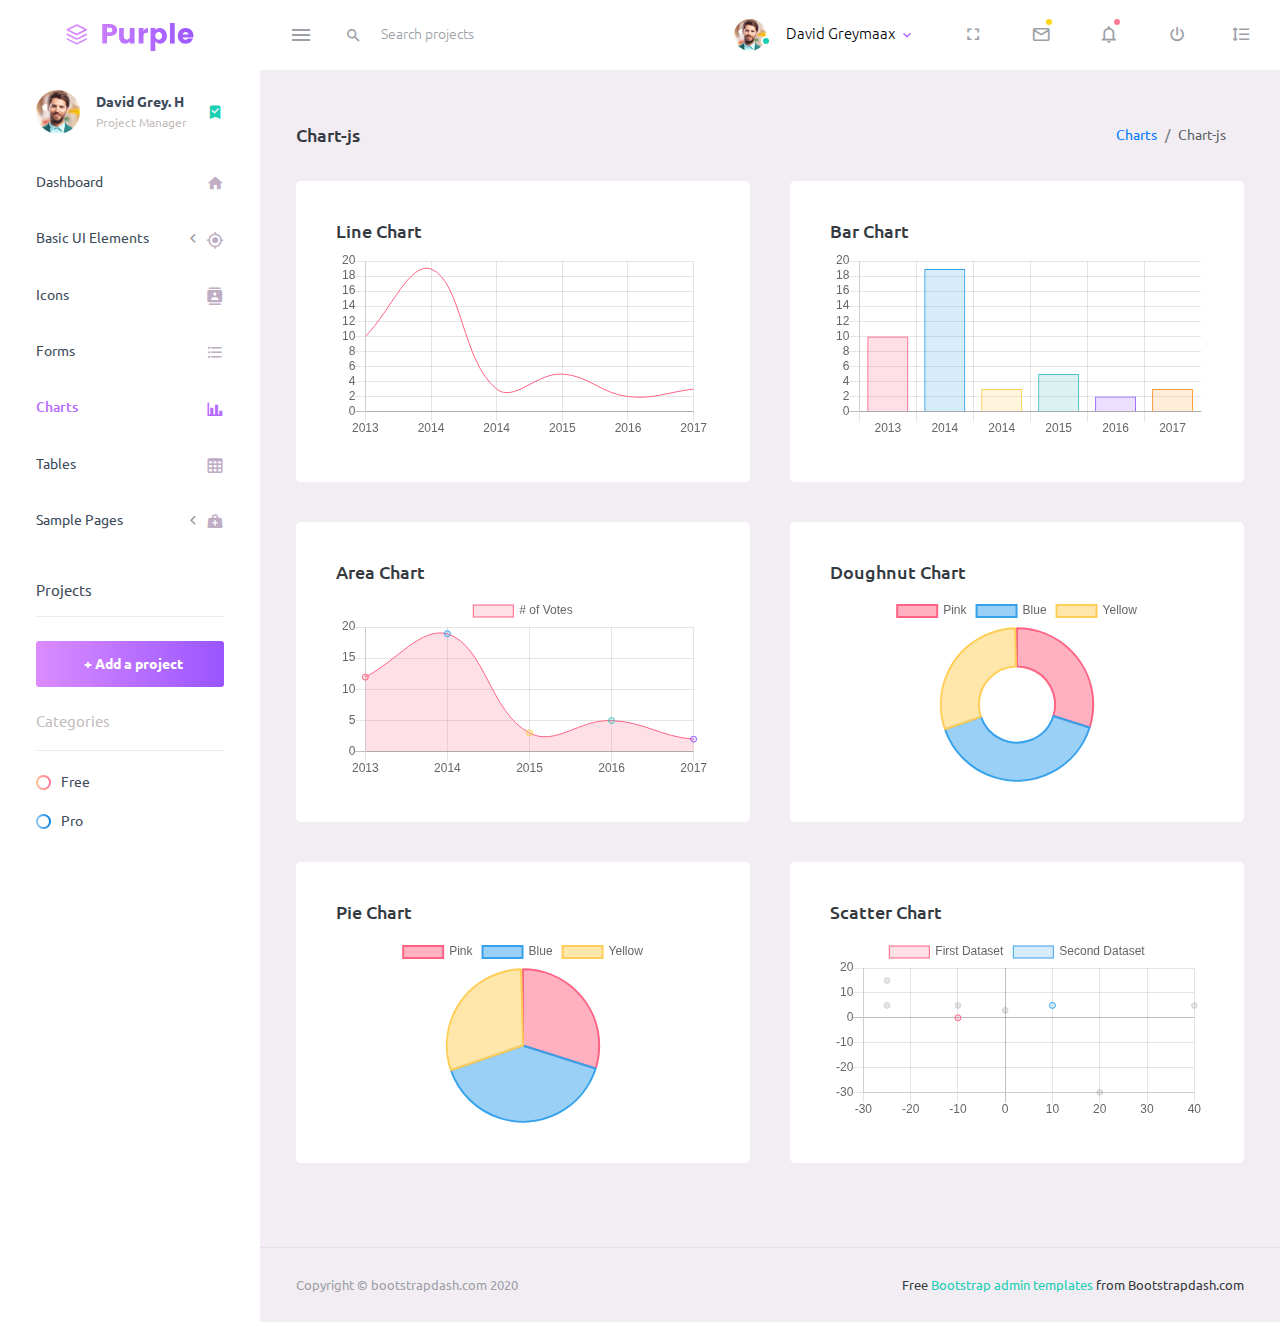
<file: BlogSite/CoreDemo/wwwroot/writer/pages/charts/chartjs.html>
<!DOCTYPE html>
<html lang="en">
  <head>
    <!-- Required meta tags -->
    <meta charset="utf-8">
    <meta name="viewport" content="width=device-width, initial-scale=1, shrink-to-fit=no">
    <title>Purple Admin</title>
    <!-- plugins:css -->
    <link rel="stylesheet" href="../../assets/vendors/mdi/css/materialdesignicons.min.css">
    <link rel="stylesheet" href="../../assets/vendors/css/vendor.bundle.base.css">
    <!-- endinject -->
    <!-- Plugin css for this page -->
    <!-- End Plugin css for this page -->
    <!-- inject:css -->
    <!-- endinject -->
    <!-- Layout styles -->
    <link rel="stylesheet" href="../../assets/css/style.css">
    <!-- End layout styles -->
    <link rel="shortcut icon" href="../../assets/images/favicon.ico" />
  </head>
  <body>
    <div class="container-scroller">
      <!-- partial:../../partials/_navbar.html -->
      <nav class="navbar default-layout-navbar col-lg-12 col-12 p-0 fixed-top d-flex flex-row">
        <div class="text-center navbar-brand-wrapper d-flex align-items-center justify-content-center">
          <a class="navbar-brand brand-logo" href="../../index.html"><img src="../../assets/images/logo.svg" alt="logo" /></a>
          <a class="navbar-brand brand-logo-mini" href="../../index.html"><img src="../../assets/images/logo-mini.svg" alt="logo" /></a>
        </div>
        <div class="navbar-menu-wrapper d-flex align-items-stretch">
          <button class="navbar-toggler navbar-toggler align-self-center" type="button" data-toggle="minimize">
            <span class="mdi mdi-menu"></span>
          </button>
          <div class="search-field d-none d-md-block">
            <form class="d-flex align-items-center h-100" action="#">
              <div class="input-group">
                <div class="input-group-prepend bg-transparent">
                  <i class="input-group-text border-0 mdi mdi-magnify"></i>
                </div>
                <input type="text" class="form-control bg-transparent border-0" placeholder="Search projects">
              </div>
            </form>
          </div>
          <ul class="navbar-nav navbar-nav-right">
            <li class="nav-item nav-profile dropdown">
              <a class="nav-link dropdown-toggle" id="profileDropdown" href="#" data-toggle="dropdown" aria-expanded="false">
                <div class="nav-profile-img">
                  <img src="../../assets/images/faces/face1.jpg" alt="image">
                  <span class="availability-status online"></span>
                </div>
                <div class="nav-profile-text">
                  <p class="mb-1 text-black">David Greymaax</p>
                </div>
              </a>
              <div class="dropdown-menu navbar-dropdown" aria-labelledby="profileDropdown">
                <a class="dropdown-item" href="#">
                  <i class="mdi mdi-cached mr-2 text-success"></i> Activity Log </a>
                <div class="dropdown-divider"></div>
                <a class="dropdown-item" href="#">
                  <i class="mdi mdi-logout mr-2 text-primary"></i> Signout </a>
              </div>
            </li>
            <li class="nav-item d-none d-lg-block full-screen-link">
              <a class="nav-link">
                <i class="mdi mdi-fullscreen" id="fullscreen-button"></i>
              </a>
            </li>
            <li class="nav-item dropdown">
              <a class="nav-link count-indicator dropdown-toggle" id="messageDropdown" href="#" data-toggle="dropdown" aria-expanded="false">
                <i class="mdi mdi-email-outline"></i>
                <span class="count-symbol bg-warning"></span>
              </a>
              <div class="dropdown-menu dropdown-menu-right navbar-dropdown preview-list" aria-labelledby="messageDropdown">
                <h6 class="p-3 mb-0">Messages</h6>
                <div class="dropdown-divider"></div>
                <a class="dropdown-item preview-item">
                  <div class="preview-thumbnail">
                    <img src="../../assets/images/faces/face4.jpg" alt="image" class="profile-pic">
                  </div>
                  <div class="preview-item-content d-flex align-items-start flex-column justify-content-center">
                    <h6 class="preview-subject ellipsis mb-1 font-weight-normal">Mark send you a message</h6>
                    <p class="text-gray mb-0"> 1 Minutes ago </p>
                  </div>
                </a>
                <div class="dropdown-divider"></div>
                <a class="dropdown-item preview-item">
                  <div class="preview-thumbnail">
                    <img src="../../assets/images/faces/face2.jpg" alt="image" class="profile-pic">
                  </div>
                  <div class="preview-item-content d-flex align-items-start flex-column justify-content-center">
                    <h6 class="preview-subject ellipsis mb-1 font-weight-normal">Cregh send you a message</h6>
                    <p class="text-gray mb-0"> 15 Minutes ago </p>
                  </div>
                </a>
                <div class="dropdown-divider"></div>
                <a class="dropdown-item preview-item">
                  <div class="preview-thumbnail">
                    <img src="../../assets/images/faces/face3.jpg" alt="image" class="profile-pic">
                  </div>
                  <div class="preview-item-content d-flex align-items-start flex-column justify-content-center">
                    <h6 class="preview-subject ellipsis mb-1 font-weight-normal">Profile picture updated</h6>
                    <p class="text-gray mb-0"> 18 Minutes ago </p>
                  </div>
                </a>
                <div class="dropdown-divider"></div>
                <h6 class="p-3 mb-0 text-center">4 new messages</h6>
              </div>
            </li>
            <li class="nav-item dropdown">
              <a class="nav-link count-indicator dropdown-toggle" id="notificationDropdown" href="#" data-toggle="dropdown">
                <i class="mdi mdi-bell-outline"></i>
                <span class="count-symbol bg-danger"></span>
              </a>
              <div class="dropdown-menu dropdown-menu-right navbar-dropdown preview-list" aria-labelledby="notificationDropdown">
                <h6 class="p-3 mb-0">Notifications</h6>
                <div class="dropdown-divider"></div>
                <a class="dropdown-item preview-item">
                  <div class="preview-thumbnail">
                    <div class="preview-icon bg-success">
                      <i class="mdi mdi-calendar"></i>
                    </div>
                  </div>
                  <div class="preview-item-content d-flex align-items-start flex-column justify-content-center">
                    <h6 class="preview-subject font-weight-normal mb-1">Event today</h6>
                    <p class="text-gray ellipsis mb-0"> Just a reminder that you have an event today </p>
                  </div>
                </a>
                <div class="dropdown-divider"></div>
                <a class="dropdown-item preview-item">
                  <div class="preview-thumbnail">
                    <div class="preview-icon bg-warning">
                      <i class="mdi mdi-settings"></i>
                    </div>
                  </div>
                  <div class="preview-item-content d-flex align-items-start flex-column justify-content-center">
                    <h6 class="preview-subject font-weight-normal mb-1">Settings</h6>
                    <p class="text-gray ellipsis mb-0"> Update dashboard </p>
                  </div>
                </a>
                <div class="dropdown-divider"></div>
                <a class="dropdown-item preview-item">
                  <div class="preview-thumbnail">
                    <div class="preview-icon bg-info">
                      <i class="mdi mdi-link-variant"></i>
                    </div>
                  </div>
                  <div class="preview-item-content d-flex align-items-start flex-column justify-content-center">
                    <h6 class="preview-subject font-weight-normal mb-1">Launch Admin</h6>
                    <p class="text-gray ellipsis mb-0"> New admin wow! </p>
                  </div>
                </a>
                <div class="dropdown-divider"></div>
                <h6 class="p-3 mb-0 text-center">See all notifications</h6>
              </div>
            </li>
            <li class="nav-item nav-logout d-none d-lg-block">
              <a class="nav-link" href="#">
                <i class="mdi mdi-power"></i>
              </a>
            </li>
            <li class="nav-item nav-settings d-none d-lg-block">
              <a class="nav-link" href="#">
                <i class="mdi mdi-format-line-spacing"></i>
              </a>
            </li>
          </ul>
          <button class="navbar-toggler navbar-toggler-right d-lg-none align-self-center" type="button" data-toggle="offcanvas">
            <span class="mdi mdi-menu"></span>
          </button>
        </div>
      </nav>
      <!-- partial -->
      <div class="container-fluid page-body-wrapper">
        <!-- partial:../../partials/_sidebar.html -->
        <nav class="sidebar sidebar-offcanvas" id="sidebar">
          <ul class="nav">
            <li class="nav-item nav-profile">
              <a href="#" class="nav-link">
                <div class="nav-profile-image">
                  <img src="../../assets/images/faces/face1.jpg" alt="profile">
                  <span class="login-status online"></span>
                  <!--change to offline or busy as needed-->
                </div>
                <div class="nav-profile-text d-flex flex-column">
                  <span class="font-weight-bold mb-2">David Grey. H</span>
                  <span class="text-secondary text-small">Project Manager</span>
                </div>
                <i class="mdi mdi-bookmark-check text-success nav-profile-badge"></i>
              </a>
            </li>
            <li class="nav-item">
              <a class="nav-link" href="../../index.html">
                <span class="menu-title">Dashboard</span>
                <i class="mdi mdi-home menu-icon"></i>
              </a>
            </li>
            <li class="nav-item">
              <a class="nav-link" data-toggle="collapse" href="#ui-basic" aria-expanded="false" aria-controls="ui-basic">
                <span class="menu-title">Basic UI Elements</span>
                <i class="menu-arrow"></i>
                <i class="mdi mdi-crosshairs-gps menu-icon"></i>
              </a>
              <div class="collapse" id="ui-basic">
                <ul class="nav flex-column sub-menu">
                  <li class="nav-item"> <a class="nav-link" href="../../pages/ui-features/buttons.html">Buttons</a></li>
                  <li class="nav-item"> <a class="nav-link" href="../../pages/ui-features/typography.html">Typography</a></li>
                </ul>
              </div>
            </li>
            <li class="nav-item">
              <a class="nav-link" href="../../pages/icons/mdi.html">
                <span class="menu-title">Icons</span>
                <i class="mdi mdi-contacts menu-icon"></i>
              </a>
            </li>
            <li class="nav-item">
              <a class="nav-link" href="../../pages/forms/basic_elements.html">
                <span class="menu-title">Forms</span>
                <i class="mdi mdi-format-list-bulleted menu-icon"></i>
              </a>
            </li>
            <li class="nav-item">
              <a class="nav-link" href="../../pages/charts/chartjs.html">
                <span class="menu-title">Charts</span>
                <i class="mdi mdi-chart-bar menu-icon"></i>
              </a>
            </li>
            <li class="nav-item">
              <a class="nav-link" href="../../pages/tables/basic-table.html">
                <span class="menu-title">Tables</span>
                <i class="mdi mdi-table-large menu-icon"></i>
              </a>
            </li>
            <li class="nav-item">
              <a class="nav-link" data-toggle="collapse" href="#general-pages" aria-expanded="false" aria-controls="general-pages">
                <span class="menu-title">Sample Pages</span>
                <i class="menu-arrow"></i>
                <i class="mdi mdi-medical-bag menu-icon"></i>
              </a>
              <div class="collapse" id="general-pages">
                <ul class="nav flex-column sub-menu">
                  <li class="nav-item"> <a class="nav-link" href="../../pages/samples/blank-page.html"> Blank Page </a></li>
                  <li class="nav-item"> <a class="nav-link" href="../../pages/samples/login.html"> Login </a></li>
                  <li class="nav-item"> <a class="nav-link" href="../../pages/samples/register.html"> Register </a></li>
                  <li class="nav-item"> <a class="nav-link" href="../../pages/samples/error-404.html"> 404 </a></li>
                  <li class="nav-item"> <a class="nav-link" href="../../pages/samples/error-500.html"> 500 </a></li>
                </ul>
              </div>
            </li>
            <li class="nav-item sidebar-actions">
              <span class="nav-link">
                <div class="border-bottom">
                  <h6 class="font-weight-normal mb-3">Projects</h6>
                </div>
                <button class="btn btn-block btn-lg btn-gradient-primary mt-4">+ Add a project</button>
                <div class="mt-4">
                  <div class="border-bottom">
                    <p class="text-secondary">Categories</p>
                  </div>
                  <ul class="gradient-bullet-list mt-4">
                    <li>Free</li>
                    <li>Pro</li>
                  </ul>
                </div>
              </span>
            </li>
          </ul>
        </nav>
        <!-- partial -->
        <div class="main-panel">
          <div class="content-wrapper">
            <div class="page-header">
              <h3 class="page-title"> Chart-js </h3>
              <nav aria-label="breadcrumb">
                <ol class="breadcrumb">
                  <li class="breadcrumb-item"><a href="#">Charts</a></li>
                  <li class="breadcrumb-item active" aria-current="page">Chart-js</li>
                </ol>
              </nav>
            </div>
            <div class="row">
              <div class="col-lg-6 grid-margin stretch-card">
                <div class="card">
                  <div class="card-body">
                    <h4 class="card-title">Line chart</h4>
                    <canvas id="lineChart" style="height:250px"></canvas>
                  </div>
                </div>
              </div>
              <div class="col-lg-6 grid-margin stretch-card">
                <div class="card">
                  <div class="card-body">
                    <h4 class="card-title">Bar chart</h4>
                    <canvas id="barChart" style="height:230px"></canvas>
                  </div>
                </div>
              </div>
            </div>
            <div class="row">
              <div class="col-lg-6 grid-margin stretch-card">
                <div class="card">
                  <div class="card-body">
                    <h4 class="card-title">Area chart</h4>
                    <canvas id="areaChart" style="height:250px"></canvas>
                  </div>
                </div>
              </div>
              <div class="col-lg-6 grid-margin stretch-card">
                <div class="card">
                  <div class="card-body">
                    <h4 class="card-title">Doughnut chart</h4>
                    <canvas id="doughnutChart" style="height:250px"></canvas>
                  </div>
                </div>
              </div>
            </div>
            <div class="row">
              <div class="col-lg-6 grid-margin stretch-card">
                <div class="card">
                  <div class="card-body">
                    <h4 class="card-title">Pie chart</h4>
                    <canvas id="pieChart" style="height:250px"></canvas>
                  </div>
                </div>
              </div>
              <div class="col-lg-6 grid-margin stretch-card">
                <div class="card">
                  <div class="card-body">
                    <h4 class="card-title">Scatter chart</h4>
                    <canvas id="scatterChart" style="height:250px"></canvas>
                  </div>
                </div>
              </div>
            </div>
          </div>
          <!-- content-wrapper ends -->
          <!-- partial:../../partials/_footer.html -->
          <footer class="footer">
            <div class="container-fluid clearfix">
              <span class="text-muted d-block text-center text-sm-left d-sm-inline-block">Copyright © bootstrapdash.com 2020</span>
              <span class="float-none float-sm-right d-block mt-1 mt-sm-0 text-center"> Free <a href="https://www.bootstrapdash.com/bootstrap-admin-template/" target="_blank">Bootstrap admin templates </a> from Bootstrapdash.com</span>
            </div>
          </footer>
          <!-- partial -->
        </div>
        <!-- main-panel ends -->
      </div>
      <!-- page-body-wrapper ends -->
    </div>
    <!-- container-scroller -->
    <!-- plugins:js -->
    <script src="../../assets/vendors/js/vendor.bundle.base.js"></script>
    <!-- endinject -->
    <!-- Plugin js for this page -->
    <script src="../../assets/vendors/chart.js/Chart.min.js"></script>
    <!-- End plugin js for this page -->
    <!-- inject:js -->
    <script src="../../assets/js/off-canvas.js"></script>
    <script src="../../assets/js/hoverable-collapse.js"></script>
    <script src="../../assets/js/misc.js"></script>
    <!-- endinject -->
    <!-- Custom js for this page -->
    <script src="../../assets/js/chart.js"></script>
    <!-- End custom js for this page -->
  </body>
</html>
</file>
<file: BlogSite/CoreDemo/wwwroot/weberror/css/style.css>
/*
Author: W3layouts
Author URL: http://w3layouts.com
 */
html {
  scroll-behavior: smooth;
}

body,
html {
  margin: 0;
  padding: 0;
  font-family: -apple-system, BlinkMacSystemFont, "Segoe UI", Roboto,
    Oxygen-Sans, Ubuntu, Cantarell, "Helvetica Neue", sans-serif;
}

* {
  box-sizing: border-box;
}

.d-grid {
  display: grid;
}

.d-flex {
  display: flex;
  display: -webkit-flex;
}

.text-center {
  text-align: center;
}

.text-left {
  text-align: left;
}

.text-right {
  text-align: right;
}

button,
input,
select {
  -webkit-appearance: none;
  outline: none;
}

button,
.btn,
select {
  cursor: pointer;
}

a {
  text-decoration: none;
}

iframe {
  border: none;
}

ul {
  margin: 0;
  padding: 0
}

h1,
h2,
h3,
h4,
h5,
h6,
p {
  margin: 0;
  padding: 0
}

p {
  color: #485460;
}

.p-relative {
  position: relative;
}

.p-absolute {
  position: absolute;
}

.p-fixed {
  position: fixed;
}

.p-sticky {
  position: sticky;
}

.btn,
button,
.actionbg {
  border-radius: 2px;
  -webkit-border-radius: 2px;
  -moz-border-radius: 2px;
  -o-border-radius: 2px;
  -ms-border-radius: 2px;
}

.btn:hover,
button:hover {
  transition: 0.5s ease;
  -webkit-transition: 0.5s ease;
  -o-transition: 0.5s ease;
  -ms-transition: 0.5s ease;
  -moz-transition: 0.5s ease;
}

/*--/wrapper--*/
.wrapper {
  width: 100%;
  padding-right: 15px;
  padding-left: 15px;
  margin-right: auto;
  margin-left: auto;
}

@media (min-width: 576px) {
  .wrapper {
    max-width: 540px;
  }
}

@media (min-width: 768px) {
  .wrapper {
    max-width: 720px;
  }
}

@media (min-width: 992px) {
  .wrapper {
    max-width: 960px;
  }
}

@media (min-width: 1200px) {
  .wrapper {
    max-width: 1140px;
  }
}

.wrapper-full {
  width: 100%;
  padding-right: 15px;
  padding-left: 15px;
  margin-right: auto;
  margin-left: auto;
}

/*--//wrapper--*/
.w3l-error-61-404 .error-61-mian {
  background: url(../images/banner1.jpg) no-repeat bottom;
  background-size: cover;
  -webkit-background-size: cover;
  -moz-background-size: cover;
  -o-background-size: cover;
  -moz-background-size: cover;
  height: 100vh;
  z-index: 0;
  position: relative;
  display: grid;
  align-items: center;
}

.w3l-error-61-404 .error-61-mian:before {
  content: "";
  background: rgba(66, 21, 2, 0.45);
  position: absolute;
  top: 0;
  min-height: 100%;
  left: 0;
  right: 0;
  z-index: -1;
}

.w3l-error-61-404 .errors-16-top {
  max-width: 600px;
}

.w3l-error-61-404 .error-61-mian h3 {
  font-size: 223px;
  line-height: 200px;
  color: #fff;
  font-weight: bold;
  margin-bottom: 20px;
  text-shadow: 0 1px 2px rgba(0, 0, 0, .6);
}

.w3l-error-61-404 .error-61-mian p {
  font-size: 20px;
  line-height: 30px;
  color: #fff;
  letter-spacing: 1px;
}

.w3l-error-61-404 .error-page-form {
  border: 2px solid #fff;
  border-radius: 25px;
  padding: 5px;
  margin: 20px 0;
}

.w3l-error-61-404 .error-page-form input {
  color: #fff;
  font-size: 16px;
  border: none;
  outline: none;
  display: block;
  padding: 0.4em 1em;
  background: rgba(114, 51, 23, 0.75);
  letter-spacing: 1px;
  width:79%;
  border-radius: 25px;
  margin-right: 1%;
}
::-webkit-input-placeholder { /* Chrome/Opera/Safari */
  color: #fff;
background:transparent;
}
::-moz-placeholder { /* Firefox 19+ */
 color: #fff;
background:transparent;
}
:-ms-input-placeholder { /* IE 10+ */
  color: #fff;
background:transparent;
}
:-moz-placeholder { /* Firefox 18- */
 color: #fff;
background:transparent;
}
.w3l-error-61-404 .error-page-form button {
  color: var(--theme-green);
  background:#fff;
  border: none;
  padding: 10px 15px;
  text-decoration: none;
  cursor: pointer;
  font-size: 16px;
  width: 20%;
  display: block;
  border-radius: 25px;
}

.w3l-error-61-404 .error-page-form button:hover {
  color:#fff;
  background:#394247;
  
}

.w3l-error-61-404 .social-coming-icons a {
  background: transparent;
  border-radius: 50%;
  width: 34px;
  height: 34px;
  text-align: center;
  display: inline-block;
  margin-right: 12px;
  border: 2px solid #fff;
  color:#fff;
}

.w3l-error-61-404 .social-coming-icons a span {
  font-size: 12px;
  line-height: 30px;
}

.w3l-error-61-404 .social-coming-icons a:hover {
  color:#394247;
  border: 2px solid #394247;
  transition: 0.5s ease;
  -webkit-transition: 0.5s ease;
  -o-transition: 0.5s ease;
  -ms-transition: 0.5s ease;
  -moz-transition: 0.5s ease;
}


.w3l-error-61-404 .copyright-footer {

  margin: 100px auto 0;

}

.w3l-error-61-404 .copy-right p {
  font-size: 14px;
  line-height: 29px;
  color: #f9f9f9;
}

.w3l-error-61-404 .copy-right a {
  color: #f9f9f9;
}
@media (max-width: 1280px) {
  .w3l-error-61-404 .error-61-mian h3 {
    font-size:180px;
    line-height:170px;
  }
}
@media (max-width: 1280px) {
  .w3l-error-61-404 .error-61-mian h3 {
    font-size:125px;
    line-height:120px;
    color: #fff;
    font-weight: 700;
    margin-bottom: 20px;
  }
}

@media (max-width: 990px) {
  .w3l-error-61-404 .error-61-mian h3 {
    font-size:125px;
    line-height:110px;
  }
}

@media (max-width: 667px) {
  .w3l-error-61-404 .error-61-mian h3 {
    font-size:115px;
    line-height:110px;
  }
}

@media (max-width:600px) {
  .w3l-error-61-404 .error-61-mian {
    background: url(../images/banner1.jpg) no-repeat right;
    background-size: cover;
    -webkit-background-size: cover;
    -moz-background-size: cover;
    -o-background-size: cover;
    -moz-background-size: cover;
  }
}
@media (max-width: 440px) {
  .w3l-error-61-404 .error-61-mian h3 {
    font-size:105px;
    line-height:100px;
  }
}

@media (max-width: 384px) {
  .w3l-error-61-404 .error-61-mian h3 {
    font-size:95px;
    line-height:90px;
  }
}
</file>
<file: BlogSite/CoreDemo/wwwroot/writer/assets/vendors/css/vendor.bundle.base.css>
/*
 * Container style
 */
.ps {
  overflow: hidden !important;
  overflow-anchor: none;
  -ms-overflow-style: none;
  touch-action: auto;
  -ms-touch-action: auto;
}

/*
 * Scrollbar rail styles
 */
.ps__rail-x {
  display: none;
  opacity: 0;
  transition: background-color .2s linear, opacity .2s linear;
  -webkit-transition: background-color .2s linear, opacity .2s linear;
  height: 15px;
  /* there must be 'bottom' or 'top' for ps__rail-x */
  bottom: 0px;
  /* please don't change 'position' */
  position: absolute;
}

.ps__rail-y {
  display: none;
  opacity: 0;
  transition: background-color .2s linear, opacity .2s linear;
  -webkit-transition: background-color .2s linear, opacity .2s linear;
  width: 15px;
  /* there must be 'right' or 'left' for ps__rail-y */
  right: 0;
  /* please don't change 'position' */
  position: absolute;
}

.ps--active-x > .ps__rail-x,
.ps--active-y > .ps__rail-y {
  display: block;
  background-color: transparent;
}

.ps:hover > .ps__rail-x,
.ps:hover > .ps__rail-y,
.ps--focus > .ps__rail-x,
.ps--focus > .ps__rail-y,
.ps--scrolling-x > .ps__rail-x,
.ps--scrolling-y > .ps__rail-y {
  opacity: 0.6;
}

.ps .ps__rail-x:hover,
.ps .ps__rail-y:hover,
.ps .ps__rail-x:focus,
.ps .ps__rail-y:focus,
.ps .ps__rail-x.ps--clicking,
.ps .ps__rail-y.ps--clicking {
  background-color: #eee;
  opacity: 0.9;
}

/*
 * Scrollbar thumb styles
 */
.ps__thumb-x {
  background-color: #aaa;
  border-radius: 6px;
  transition: background-color .2s linear, height .2s ease-in-out;
  -webkit-transition: background-color .2s linear, height .2s ease-in-out;
  height: 6px;
  /* there must be 'bottom' for ps__thumb-x */
  bottom: 2px;
  /* please don't change 'position' */
  position: absolute;
}

.ps__thumb-y {
  background-color: #aaa;
  border-radius: 6px;
  transition: background-color .2s linear, width .2s ease-in-out;
  -webkit-transition: background-color .2s linear, width .2s ease-in-out;
  width: 6px;
  /* there must be 'right' for ps__thumb-y */
  right: 2px;
  /* please don't change 'position' */
  position: absolute;
}

.ps__rail-x:hover > .ps__thumb-x,
.ps__rail-x:focus > .ps__thumb-x,
.ps__rail-x.ps--clicking .ps__thumb-x {
  background-color: #999;
  height: 11px;
}

.ps__rail-y:hover > .ps__thumb-y,
.ps__rail-y:focus > .ps__thumb-y,
.ps__rail-y.ps--clicking .ps__thumb-y {
  background-color: #999;
  width: 11px;
}

/* MS supports */
@supports (-ms-overflow-style: none) {
  .ps {
    overflow: auto !important;
  }
}

@media screen and (-ms-high-contrast: active), (-ms-high-contrast: none) {
  .ps {
    overflow: auto !important;
  }
}
</file>
<file: BlogSite/CoreDemo/wwwroot/CoreBlogTema/web/css/style.css>
/*--
	Author: proj
	Author URL: http://proj.com
	License: Creative Commons Attribution 3.0 Unported
	License URL: http://creativecommons.org/licenses/by/3.0/
--*/

html,
body {
	margin: 0;
	font-size: 100%;
	font-family: 'Poppins', sans-serif;
	background: #fff;
}

body a {
	text-decoration: none;
	transition: 0.5s all;
	-webkit-transition: 0.5s all;
	-moz-transition: 0.5s all;
	-o-transition: 0.5s all;
	-ms-transition: 0.5s all;
}

a:hover {
	text-decoration: none;
}

input[type="button"],
input[type="submit"],
input[type="text"],
input[type="email"],
input[type="search"] {
	transition: 0.5s all;
	-webkit-transition: 0.5s all;
	-moz-transition: 0.5s all;
	-o-transition: 0.5s all;
	-ms-transition: 0.5s all;
	font-family: 'Poppins', sans-serif;
}

h1,
h2,
h3,
h4,
h5,
h6 {
	margin: 0;
	font-family: 'Poppins', sans-serif;
	letter-spacing:1px;
}

p {
	margin: 0;
	font-size: 0.9em;
	color: #777777;
	line-height: 2em;
	letter-spacing: 1px;
	font-weight: 300;
}

ul {
	margin: 0;
	padding: 0;
}

/*--/header --*/

/*-- top-bar-w3-agile --*/

.header {
	position: relative;
}

.header-nav {
	position: relative;
}

.top-bar {
	position: absolute;
	z-index: 999;
	width: 95%;
	top: 4%;
	left: 3%;
}

/*--top-bar_sub_w3layouts --*/

.top-bar_sub_w3layouts {
	background: #fff;
    padding: 0.3em 2em;
	position: relative;
}

.top-bar_sub_w3layouts h6 {
	text-align: center;
	color: #fff;
	font-size: 0.8em;
	font-weight: 600;
	letter-spacing: 2px;
	float: left;
}

.log {
	float: right;
	margin-top: 5px;
}

.top-bar_sub_w3layouts h6 a {
	color: #fff;
	text-decoration: none;
	padding: 8px 16px;
	letter-spacing: 1px;
	font-size: 13px;
	background: #01cd74;
	display: inline-block;
	border: 2px solid transparent;
	font-weight: bold;
}

.log h5 {
	display: inline-block;
	color: #a0a1a5;
	font-size: 0.9em;
	font-weight: 500;
	letter-spacing: 1px;
}

.log .fa-user.fa-w-16 {
	color: #fff;
	margin: 0 4px;
}

a.sign {
	color: #a0a1a5;
	font-size: 1em;
	letter-spacing: 1px;
}
.top-forms span{
    font-size: 0.9em;
    color: #707173;
	letter-spacing: 1px;
}
.top-forms span a {
    color: #707173;
}
.top-forms a i{
	color:#01cd74;
}
.social_list1 li {
	display: inline-block;
}

ul.social_list1 li a {
    color: #fff;
    font-size: 0.9em;
    width: 30px;
    height: 30px;
    border-radius: 50%;
    display: block;
    line-height: 29px;
	text-align: center;
	transition: 0.5s all;
	-webkit-transition: 0.5s all;
	-moz-transition: 0.5s all;
	-o-transition: 0.5s all;
	-ms-transition: 0.5s all;
}
ul.social_list1 li a:hover{
	opacity: 0.8;
	transform: rotateX(360deg);
    -webkit-transform: rotateX(360deg);
    -moz-transform: rotateX(360deg);
    -o-transform: rotateX(360deg);
    -ms-transform: rotateX(360deg);
    transition: transform 2s;
}
.facebook1 {
	background: #3b5998;
}

.twitter2 {
	background: #1da1f2;
}

.dribble3 {
	background: #ea4c89;
}
.pin {
	background: #BD081C;
}
/*-- top-bar_sub_w3layouts --*/

/*--/navbar--*/

.navbar {
	padding: 0em 4em;
}

.bg-light {
    background-color: #f0f3f1 !important;
}

a.navbar-brand {
	font-size: 2em;
	font-weight: 700;
	text-shadow: 0 1px 2px rgba(0, 0, 0, 0.37);
	color: #3d3e48;
	text-transform: uppercase;
}
.logo i {
    color: #01cd74;
    text-shadow: none;
}
li.nav-item {
	margin: 0 1px;
}

.navbar-light .navbar-nav .nav-link {
	padding: 0.6em 1.4em;
	color: #333;
	background: transparent;
	text-transform: uppercase;
	font-size: 0.9em;
	letter-spacing: 1px;
}

.navbar-light .navbar-nav .show>.nav-link,
.navbar-light .navbar-nav .active>.nav-link,
.navbar-light .navbar-nav .nav-link.show,
.navbar-light .navbar-nav .nav-link.active,
.navbar-light .navbar-nav .nav-link:hover,
.navbar-light .navbar-nav .nav-link:focus {
	background: #01cd74;
	color: #fff;
}
.dropdown-item {
    padding: 0.2em 1.5rem;
    font-size: 0.9em;
}
/*--/search--*/
form.header-search {
    width: 25%;
}
.header-search form {
	background: #e7e9ea;
	padding: 0.3em;
	border-radius: 50px;
}

.header-search input[type="search"] {
    outline: none;
    border: none;
	padding: 11px 14px;
    color: #fff;
    font-size: 14px;
    background: rgba(113, 114, 130, 0.2);
    float: left;
    letter-spacing: 1px;
	width: 82%;
	border-radius: 0;
}

.header-search button.btn1 {
	color: #fff;
	border: none;
	padding: 9px 9px 10px 9px;
	text-align: center;
	text-decoration: none;
	background: #01cd74;
	-webkit-transition: 0.5s all;
	-moz-transition: 0.5s all;
	-o-transition: 0.5s all;
	-ms-transition: 0.5s all;
	transition: 0.5s all;
	float: right;
	cursor: pointer;
	width: 12%;
	border-radius: 0;
}

/*--//search--*/

/*--//navbar--*/

/*--//header --*/

/*--/banner --*/

/* CUSTOMIZE THE CAROUSEL
-------------------------------------------------- */

/* Carousel base class */

/* Since positioning the image, we need to help out the caption */

.carousel-caption {
    bottom: 13em;
    z-index: 10;
    text-align: left;
    margin: 0 auto;
}

/* Declare heights because of positioning of img element */

.carousel-item {
	height: 44em;
	background-color: #777;
}

.carousel-item>img {
	position: absolute;
	top: 0;
	left: 0;
	min-width: 100%;
	height: 32rem;
}

/* MARKETING CONTENT
-------------------------------------------------- */

/* Center align the text within the three columns below the carousel */

.marketing .col-lg-4 {
	margin-bottom: 1.5rem;
	text-align: center;
}

.bt-grid.ser {
	margin-top: 1.5em;
	margin-bottom: 0;
}

.marketing h2 {
	font-weight: 400;
}

.marketing .col-lg-4 p {
	margin-right: .75rem;
	margin-left: .75rem;
}

/* Featurettes
------------------------- */

.featurette-divider {
	margin: 5rem 0;
	/* Space out the Bootstrap <hr> more */
}

/* Thin out the marketing headings */

.featurette-heading {
	font-weight: 300;
	line-height: 1;
	letter-spacing: -.05rem;
}

/*--/slider--*/

.carousel-item {
	background: -webkit-linear-gradient(rgba(23, 22, 23, 0.2), rgba(23, 22, 23, 0.5)), url(../images/banner1.jpg) no-repeat;
	background: -moz-linear-gradient(rgba(23, 22, 23, 0.2), rgba(23, 22, 23, 0.5)), url(../images/banner1.jpg) no-repeat;
	background: -ms-linear-gradient(rgba(23, 22, 23, 0.2), rgba(23, 22, 23, 0.5)), url(../images/banner1.jpg) no-repeat;
	background: linear-gradient(rgba(23, 22, 23, 0.2), rgba(23, 22, 23, 0.5)), url(../images/banner1.jpg) no-repeat;
	background-size: cover;
}

.carousel-item.item2 {
	background: -webkit-linear-gradient(rgba(23, 22, 23, 0.2), rgba(23, 22, 23, 0.5)), url(../images/banner2.jpg) no-repeat;
	background: -moz-linear-gradient(rgba(23, 22, 23, 0.2), rgba(23, 22, 23, 0.5)), url(../images/banner2.jpg) no-repeat;
	background: -ms-linear-gradient(rgba(23, 22, 23, 0.2), rgba(23, 22, 23, 0.5)), url(../images/banner2.jpg) no-repeat;
	background: linear-gradient(rgba(23, 22, 23, 0.2), rgba(23, 22, 23, 0.5)), url(../images/banner2.jpg) no-repeat;
	background-size: cover;
}

.carousel-item.item3 {
	background: -webkit-linear-gradient(rgba(23, 22, 23, 0.2), rgba(23, 22, 23, 0.5)), url(../images/banner3.jpg) no-repeat;
	background: -moz-linear-gradient(rgba(23, 22, 23, 0.2), rgba(23, 22, 23, 0.5)), url(../images/banner3.jpg) no-repeat;
	background: -ms-linear-gradient(rgba(23, 22, 23, 0.2), rgba(23, 22, 23, 0.5)), url(../images/banner3.jpg) no-repeat;
	background: linear-gradient(rgba(23, 22, 23, 0.2), rgba(23, 22, 23, 0.5)), url(../images/banner3.jpg) no-repeat;
	background-size: cover;
}

.carousel-item.item4 {
	background: -webkit-linear-gradient(rgba(23, 22, 23, 0.2), rgba(23, 22, 23, 0.5)), url(../images/banner4.jpg) no-repeat;
	background: -moz-linear-gradient(rgba(23, 22, 23, 0.2), rgba(23, 22, 23, 0.5)), url(../images/banner4.jpg) no-repeat;
	background: -ms-linear-gradient(rgba(23, 22, 23, 0.2), rgba(23, 22, 23, 0.5)), url(../images/banner4.jpg) no-repeat;
	background: linear-gradient(rgba(23, 22, 23, 0.2), rgba(23, 22, 23, 0.5)), url(../images/banner4.jpg) no-repeat;
	background-size: cover;
}

.carousel-caption h2,
.carousel-caption h3 {
    letter-spacing: 2px;
    line-height: 1.4em;
    text-shadow: 0 1px 2px rgba(0, 0, 0, 0.37);
    font-size: 3.5em;
    text-transform: uppercase;
    font-weight: 700;
}

.carousel-caption h5 {
	font-size: 1em;
	letter-spacing: 1px;
}
.carousel-caption span{
   display:block;
}
.carousel-indicators {
	bottom: 17%;
	left: 0%;
	cursor: pointer;
	display: none;
}

.bnr-button {
	margin-top: 2em;
}

.carousel-control {
	line-height: 42em;
}

.carousel-indicators li {
	display: inline-block;
	max-width: 20px;
	height: 19px;
	border-radius: 50%;
	-webkit-border-radius: 50%;
	-moz-border-radius: 50%;
	-o-border-radius: 50%;
	-ms-border-radius: 50%;
	margin: 0 8px;
}

.carousel-indicators .active {
	background: #01cd74;
}
a.btn.btn-primary.read-m {
    border-radius: 0;
    padding: 0.55em 2em;
    letter-spacing: 1px;
    background: #01cd74;
    border: none;
}
a.btn.btn-primary.read-m:hover,a.btn.btn-primary.read-m:focus{
   background:#fff;
   color:#222;
   box-shadow:none!important;
}
.read {
    margin-top: 1em;
}
/* Show it is fixed to the top */

/*--//banner --*/

/*--/content --*/

h3.tittle {
    text-align: center;
    font-size: 2.5em;
    color: #2c363e;
    text-shadow: 0 1px 2px rgba(0, 0, 0, 0.37);
    font-weight: 600;
}

h3.tittle.cen {
	color: #fff;
}

.lead {
	font-size: 1.1em;
	font-weight: 300;
}

.featurette-heading {
	font-size: 46px;
	line-height: 1.4em;
}

/*--/banner-bottom --*/

.banner-bottom {
	padding: 6em 0;
	position: relative;
}

.featured-items.banner-bottom {
	background: #e7e9ea;
}

.bt-bottom-info h5 {
	font-size: 2em;
	line-height: 1.5em;
	color: #01cd74;
	margin-bottom: 1em;
}

.inner-sec {
	margin-top:3em;
}
.modal-body.video iframe {
	border: none;
	width: 100%;
	min-height: 250px;
}

h5#exampleModalLabel {
	font-size: 1.2em;
}

h4.sub-tittle {
	font-size: 1.4em;
	color: #131212;
	letter-spacing: 1px;
	margin: 1em 0;
	font-weight: 500;
}

.bt-grids-main.ab {
	margin-top: 2em;
}

/*--//banner-bottom --*/
.bottom-slider,.main-content-w3layouts-agileits {
    padding: 5em 0;
}
section.bottom-slider {
 background: #eceff1;
}
.left-img img {
	width: 100%;
}
/*--flexisel--*/
.flex-slider{	
		background:#222227;
		padding: 70px 0 165px 0;
	}
	.opportunity{
		background:#28282e;
		margin:0px 20px;
		padding:80px 0;
		position:relative;
	}
	#flexiselDemo1 {
		display: none;
	}
	.nbs-flexisel-container {
		position: relative;
		max-width: 100%;
	}
	.nbs-flexisel-ul {
		position: relative;
		width: 9999px;
		margin: 0px;
		padding: 0px;
		list-style-type: none;
	}
	.nbs-flexisel-inner {
		overflow: hidden;
		margin: 0px auto;
		background: #f8f8f8;
		border: none;
		border-right:none;
	}
	.nbs-flexisel-item {
		float: left;
		margin:0 2px;
		padding: 0em;
		position: relative;
		line-height: 0px;
	}
	.nbs-flexisel-item > img {
		cursor: pointer;
		position: relative;
	}
	/*---- Nav ---*/
	.nbs-flexisel-nav-left, .nbs-flexisel-nav-right {
		width:25px;
		height: 69px;
		position: absolute;
		cursor: pointer;
		z-index: 100;
	}
	.nbs-flexisel-nav-left {
		left: 0%;
		top: 33% !important;
		background:#111 url(../images/left.png) no-repeat -6px 16px;
	}
	.nbs-flexisel-nav-right {
	  right: 0%;
	  top: 33% !important;
	  background:#111 url(../images/right.png) no-repeat -3px 16px;
	}
	/*--//flexisel--*/
	.blog-item{
		position:relative;
	}
	.floods-text {
		position: absolute;
		bottom:0%;
		left:0%;
		padding: 1em;
		background: rgba(14, 15, 16, 0.67);
		width:100%;
	}
	.floods-text h3{
		font-size:.9em;
		color:#fff;
		margin:0;
		font-weight:400;
	}
	.floods-text h3 span{
		display: block;
		color: #01cd74;
		margin: .5em 0 1em;
		font-size: .8em;
	}
	.floods-text h3 label{
		color: #B2B2B2;
		padding: 0 1em;
	}
	.floods-text h3 i{
		font-style:normal;
		color:#01cd74;
	}
	
button.btn.btn-primary.play{
	width:50px;
	height:50px;
	border-radius: 50%;
	-webkit-border-radius: 50%;
	-moz-border-radius: 50%;
	-o-border-radius: 50%;
	-ms-border-radius: 50%;
	outline: none;
	cursor: pointer;
	border:2px solid #fff;
	background-color:rgba(0, 0, 0, 0.37);
	position:absolute;
	left:46%;
	bottom:50%;
}
.course_demo1 {
    margin: 0 auto;
    width: 90%;
	background: #fdfdfd;
    padding: 1em;
}
/*--//content --*/
/*--/main-content-w3layouts-agileits --*/
/*--/left--*/
.b-grid-top {
    position: relative;
}
.bottom-b-con{
    padding: 40px 0;
}
.blog_info_left_grid {
    position: relative;
    overflow: hidden;
}
.blog-info-middle ul li a {
    font-size: 0.9em;
    letter-spacing: 1px;
    color: #fff;
}
.blog-info-middle ul li a:hover{
	color:#01cd74;
	opacity:0.9;
}
.blog-info-middle {
    width: 100%;
    background: rgba(14, 15, 16, 0.65);
    padding: 18px;
    position: absolute;
    bottom: 0;
}
.blog_info_left_grid img {
    -moz-transition: all 1s;
    -o-transition: all 1s;
    -webkit-transition: all 1s;
    transition: all 1s;
	background: #ebecec;
    padding: .4em;
}
.blog-info-middle ul li {
    display: inline-block;
}
.blog-grid-top h3,.two-blog2 h3,h5.card-title {
    font-size: 1.2em;
	margin: 1.2em 0 1em 0;
	font-weight: 700;
}
.blog-grid-top h3 a,.two-blog2 h3 a,h5.card-title a {
	color: #333333;
}
.blog-grid-top p,.two-blog2 p{
    margin-bottom: 2em;
}
.blog-grid-top {
    border-bottom: 1px solid #ddd;
    padding-bottom: 3em;
}
.blog-mid-sec {
    background: #eceff1;
    padding: .5em;
    margin: 1em 0;
}
button.btn.btn-primary.play.sec{
	width:40px;
	height:40px;
}
ul.blog-icons li {
    display: inline-block;
	margin-right: 20px;
	list-style:none;
}
ul.blog-icons a {
    font-size: 0.9em;
    letter-spacing: 1px;
    color: #999;
}
ul.blog-icons i {
    color: #01cd74;
}
.blog-girds-sec {
    border-top: 1px solid #ddd;
    margin-top: 1em;
    padding-top: 2em;
}
/*--//left--*/
/*--/right--*/
.tech-btm img{
	background: #ebecec;
    padding: .4em;
}
.tech-btm h4 {
    font-size: 1.2em;
    color: #333333;
    font-weight: 700;
    margin-bottom: 1em;
}
.tech-btm {
    margin-bottom: 2em;
}
.tech-btm input[type="email"] {
    width: 100%;
    color: #737070;
    outline: none;
    font-size: 14px;
    padding: 0.6em 1em;
    border: 2px solid #eceff1;
    -webkit-appearance: none;
    letter-spacing: 1px;
    margin: 1em 0;
}
.tech-btm input[type="submit"] {
    background: #01cd74;
    padding: .7em 1em;
    color: #fff;
    font-size: 15px;
    font-weight:500;
    display: block;
    outline: none;
    border: none;
	width: 100%;
	cursor: pointer;
	text-transform:uppercase;
}
.tech-btm input[type="submit"]:hover {
	background: #05b166;
}
.widget_social li {
    display: block;
}
.widget_social li a {
    color: #fff;
    display: inline-block;
    font-size: 13px;
    font-weight:400;
    letter-spacing: 0.2px;
    line-height: 30px;
	margin-bottom: 10px;
    padding: 10px 20px;
    text-transform: capitalize;
    width: 100%;
}
.widget_social li a:hover{
	opacity:0.7;
	color:#fff;
}

.widget_social li a.twitter {
    background: #57baf7;
}
.widget_social li a.facebook {
    background: #3b5998;
}
.widget_social li a.dribble {
	background: #ea4c89;
}
.widget_social li a.pin {
	background: #BD081C;
}
.widget_social li a i {
    font-size: 18px;
    position: relative;
    text-align: left;
    width: 35px;
}
.widget_social li a .count {
    padding-left: 20px;
}
.tech-btm h5 {
    font-size: 0.9em;
    line-height: 1.4em;
    font-weight: 600;
}
.tech-btm h5 a{
   color:#333;
}
.sub-meta span {
    font-size: 0.8em;
    color: #a9abad;
    line-height: 2.5em;
}
/*--//right--*/
/*--//main-content-w3layouts-agileits --*/

/*-- //services --*/
/*-- mid --*/
.list-inline> li {
    margin: 1.2em 0;
    display: block;
    padding: 0;
}
.list-inline> li a{ 
    display: block; 
}
.mid-text-info h4 {
    color: #01cd74;
	font-size: 1.1em; 
}
.mid-text-info p {
	margin-top: 0.3em;
    letter-spacing: 2px;
    color: #fff;
}
.list-inline> li a img {
    width: 37%;
    background: #ffffff;
    padding: .3em;
}
.desoSlide-wrapper {
    position: relative;
    text-align: center;
    overflow: hidden;
}
.desoSlide-overlay {
    z-index: 10;
    color: #fff;
    font-size: 1em;
    text-align: left;
    font-weight: 300;
    line-height: 2em;
    padding: 2.5em;
    opacity: 0;
    filter: alpha(opacity=100);
    background: #000;
    width: 50% !important;
    position: absolute;
    top: 18% !important;
    left: -50% !important;
    -webkit-transition: .5s all;
    -moz-transition: .5s all;
    transition: .5s all;
}
.desoSlide-wrapper img {
    width: 100%;
    background: rgb(255, 255, 255);
    padding: .6em;
}
.mid-text-info {
    float: right;
    width: 55%;
}
.desoSlide-overlay .btn.btn-primary.play {
    color: #fff;
    font-size:1.4em;
	margin-bottom: .5em;
    font-weight: 700;
}
.desoSlide-wrapper:hover .desoSlide-overlay {
	left: 0% !important;
}
.desoSlide-overlay  ul li{ 
	display:block;	
} 
.desoSlide-overlay  ul li a {
    display: block;
	padding: 1em;
	-moz-opacity: 0.7; 
	opacity: 0.7;
}
.desoSlide-overlay  ul li a:hover {
	-moz-opacity: 1;
    opacity: 1;
}
.desoSlide-overlay  ul li a span.glyphicon {
    font-size: 1.3em;
    color: #fff;
}
.desoSlide-overlay  ul li a h6 {
    font-size: 0.9em;
    color: #fff;
    margin-top: .5em;
} 
section.middle-sec-agileinfo-w3ls{
	background: -webkit-linear-gradient(rgba(23, 22, 23, 0.2), rgba(23, 22, 23, 0.5)), url(../images/banner5.jpg) no-repeat;
	background: -moz-linear-gradient(rgba(23, 22, 23, 0.2), rgba(23, 22, 23, 0.5)), url(../images/banner5.jpg) no-repeat;
	background: -ms-linear-gradient(rgba(23, 22, 23, 0.2), rgba(23, 22, 23, 0.5)), url(../images/banner5.jpg) no-repeat;
	background: linear-gradient(rgba(23, 22, 23, 0.2), rgba(23, 22, 23, 0.5)), url(../images/banner5.jpg) no-repeat;
	background-size: cover;
	min-height:700px;
	padding:4em 0;

}
/*-- //mid --*/

/*--responsive--*/


/*--//content --*/

/*--about--*/

.banner-inner {
	background: -webkit-linear-gradient(rgba(23, 22, 23, 0.2), rgba(23, 22, 23, 0.5)), url(../images/banner4.jpg) no-repeat;
	background: -moz-linear-gradient(rgba(23, 22, 23, 0.2), rgba(23, 22, 23, 0.5)), url(../images/banner4.jpg) no-repeat;
	background: -ms-linear-gradient(rgba(23, 22, 23, 0.2), rgba(23, 22, 23, 0.5)), url(../images/banner4.jpg) no-repeat;
	background: linear-gradient(rgba(23, 22, 23, 0.2), rgba(23, 22, 23, 0.5)), url(../images/banner4.jpg) no-repeat;
	background-size: cover;
	min-height: 230px;
}

li.breadcrumb-item {
	font-size: 0.9em;
	letter-spacing: 1px;
}

li.breadcrumb-item a {
	color: #333;
}

.breadcrumb-item.active {
	color: #01cd74;
}
.card {
    border:none;
}
.card-img-top {
    width: 100%;
	border: none;
	background: #ebecec;
    padding: .4em;
}
/*--//about--*/
/*-- /blog --*/

.banner-btm-top,
.banner-btm-bottom {
	display: flex;
	display: -webkit-flex;
}

.a1 {
	background: #f3553b;
}

.a4 {
	background: #01cd74;
}

.a2 {
	background: url(../images/g1.jpg) no-repeat 0px 0px;
	background-size: cover;
	-webkit-background-size: cover;
	-moz-background-size: cover;
	-o-background-size: cover;
	-ms-background-size: cover;
	min-height: 350px;
}

.a3 {
	background: url(../images/g6.jpg) no-repeat 0px 0px;
	background-size: cover;
	-webkit-background-size: cover;
	-moz-background-size: cover;
	-o-background-size: cover;
	-ms-background-size: cover;
	min-height: 350px;
}

.a5 {
	background: url(../images/g5.jpg) no-repeat 0px 0px;
	background-size: cover;
	-webkit-background-size: cover;
	-moz-background-size: cover;
	-o-background-size: cover;
	-ms-background-size: cover;
	min-height: 350px;
}

.a6 {
	background: url(../images/g8.jpg) no-repeat 0px 0px;
	background-size: cover;
	-webkit-background-size: cover;
	-moz-background-size: cover;
	-o-background-size: cover;
	-ms-background-size: cover;
	min-height: 350px;
}

.banner-btm-left {
	padding: 0;
}

.banner-btm-inner {
	flex: 1;
	padding: 4.5em 2.5em;
}

.blog_date h4 {
	font-size: 0.9em;
	font-weight: 600;
	color: #fff;
	margin-bottom: 1em;
}

.banner-btm-inner h6 {
	font-size: 1.1em;
	font-weight: 600;
	color: #222;
	margin-bottom: 1em;
}

.banner-btm-inner h6 a {
	color: #222323;
	letter-spacing: 2px;
}

.banner-btm-inner p {
	font-size: 0.9em;
	color: #fff;
	margin: 1em 0;
}

a.blog-btn {
	background: #fff;
	font-size: 0.85em;
	padding: 0.6em 1em;
	color: #222;
	letter-spacing: 1px;
}

a.blog-btn:hover {
	background: #171717;
	color: #fff;
}

/*-- //blog --*/

/*--footer--*/

h3.tittle.cen.foot {
	font-weight: 300;
	margin-bottom: 1em;
}

footer {
	padding: 5em 0;
	background-color: #0e0f10;
}
/*-- subscribe --*/

.subscribe-main {
	padding-bottom: 1em;
}
.footer-grid-agileits-w3ls img{
	width:100%;
}
.subscribe-head h4.sec-title {
	margin-bottom: 4px;
	letter-spacing: 3.8px;
	font-weight: 600;
}

.subscribe-head h6 {
	font-size: 2em;
	text-transform: uppercase;
	font-weight: 600;
	color: #1853a1;
	letter-spacing: 4px;
}

.subscribe-form {
    margin: 1em auto 0;
    padding: 10px;
}

.footer-grid-agileits-w3ls h2,.footer-grid-agileits-w3ls h3 {
	font-size: 1.4em;
    color: #ffffff;
    font-weight: 600;
    line-height: 1.3;
    margin-bottom: 1em;
}

.subscribe-main p {
	color: #777;
	letter-spacing: 1px;
}

.subscribe-main input[type="email"] {
	width: 100%;
	padding: 1em 1em;
	font-size: 16px;
	color: #fff;
	outline: none;
    background: rgba(241, 245, 249, 0.08);
    -webkit-appearance: none;
    border: none;
	-webkit-appearance: none;
	letter-spacing: 1px;
	border-radius:0;
}

.subscribe-main button[type="submit"] {
	color: #0e0f10;
	font-size: 15px;
	font-weight: 600;
	text-transform: uppercase;
	outline: none;
	letter-spacing: 2px;
	padding: 1em 3em;
	border: none;
	cursor: pointer;
	transition: 0.5s all;
	-webkit-transition: 0.5s all;
	-moz-transition: 0.5s all;
	-webkit-appearance: none;
	background: #fff;
	margin-top: 1.5em;
	border-radius:0;
}

.subscribe-main button[type="submit"]:hover {
	color: #fff;
	background: #01cd74;
}

.instagram-posts {
	margin: 0 auto;
	width: 90%;
}

.copyrighttop ul li a span {
	text-transform: uppercase;
	color: #646567;
	font-weight: 500;
	font-size: 0.8em;
	line-height: 2em;
	letter-spacing: 1px;
}

/*-- //subscribe --*/

/*--//footer--*/

/*--/copyright--*/

.copyrighttop {
	margin: 2em 0;
}

a.facebook {
	color: #fff;
	font-size: 16px;
}

a.facebook:hover {
	color: #01cd74;
}

.copyright {
	background: #141415;
	color: #fff;
	padding: 1em 0;
	border-top: 1px solid rgba(25, 24, 24, 0.58);
}

.w3layouts-agile-copyrightbottom p {
	color: #64686b;
	letter-spacing: 1px;
	line-height: 28px;
}

.copyrighttop li {
	list-style: none;
	display: inline-block;
}

.w3layouts-agile-copyrightbottom p a {
	color: #fff;
}

#toTop {
	display: none;
	text-decoration: none;
	position: fixed;
	bottom: 10px;
	right: 10px;
	overflow: hidden;
	width: 48px;
	height: 48px;
	border: none;
	text-indent: 100%;
	background: url(../images/top_up.png) no-repeat 0px 0px;
}

/*--// copyright-- */

/*--responsive--*/

@media(max-width:1440px) {
	.bottom-slider, .main-content-w3layouts-agileits, footer,.banner-bottom {
		padding: 4em 0;
	}
	section.middle-sec-agileinfo-w3ls {
		min-height: 665px;
		padding: 3em 0;
	}

}

@media(max-width:1280px) {
	.carousel-item {
		height: 38em;
	}
	.carousel-caption {
		bottom: 10em;
	}
	form.header-search {
		width: 34%;
	}
}
@media(max-width:1080px) {
	.carousel-caption h2, .carousel-caption h3 {
		font-size: 3.5em;
		font-weight: 700;
	}
	.carousel-item {
		height: 35em;
	}
	.tech-btm h5 {
		font-size: 0.85em;
	}
	.footer-grid-agileits-w3ls h2, .footer-grid-agileits-w3ls h3 {
		font-size: 1.25em;
	}
	.top-bar_sub_w3layouts {
		padding: 0.3em 1em;
	}
	.floods-text h3 {
		font-size: .8em;
	}
	.mid-text-info h4 {
		font-size: 1em;
	}
	section.middle-sec-agileinfo-w3ls {
		min-height: 600px;
		padding: 3em 0;
	}
}

@media(max-width:1024px) {
	button.btn.btn-primary.play {
		left: 43%;
		bottom: 50%;
	}
	.carousel-item {
		height: 33em;
	}
	.carousel-caption {
		bottom: 8em;
	}
	.top-forms span {
		font-size: 0.85em;
	}
}

@media(max-width:991px) {
	.carousel-caption h2, .carousel-caption h3 {
		font-size: 3em;
		font-weight: 700;
	}
	.bottom-slider, .main-content-w3layouts-agileits, footer,.banner-bottom {
		padding: 3em 0;
	}
	.footer-grid-agileits-w3ls:nth-child(2) {
		margin: 2em 0;
	}
	.agileits-w3ls-right-blog-con {
		margin-top: 2em;
	}
	.tech-btm h5 {
		font-size: 0.9em;
	}
	.banner-inner {
		min-height: 175px;
	}
	form.header-search {
		width: 72%;
	}
	.card {
		margin-bottom:1.5em;
	}
}

@media(max-width:900px) {
	.carousel-caption h2, .carousel-caption h3 {
		font-size: 2.8em;
		font-weight: 700;
	}
	.mid-text-info {
		float: right;
		width: 60%;
	}
	.mid-text-info h4 {
		font-size: 0.8em;
	}
}

@media(max-width:800px) {
	.carousel-item {
		height: 31em;
	}
}

@media(max-width:768px) {
	.carousel-item {
		height: 28em;
	}
	.carousel-caption h2, .carousel-caption h3 {
		font-size: 2.5em;
		font-weight: 700;
	}
	.carousel-caption {
		bottom: 7em;
	}
}

@media(max-width:767px) {
	.logo{
		text-align: center!important;
	}
	.log-icons{
		text-align: center!important;
	}
	.address-left{
		margin-bottom: 1em;
	}
	.blog-grid-right {
		margin-top: 1em;
	}
	.address-right{
		text-align: center!important;
	}
}

@media(max-width:736px) {
	.address-left {
		margin-bottom: 1em;
	}
	.carousel-caption h2, .carousel-caption h3 {
		font-size: 2.3em;
		font-weight: 700;
	}
	.carousel-item {
		height: 26em;
	}
	.address-right{
		text-align: center!important;
	}
}

@media(max-width:667px) {
	.carousel-item {
		height: 23em;
	}
	.carousel-caption {
		bottom: 5em;
	}
	.carousel-caption h2, .carousel-caption h3 {
		font-size: 2.2em;
		font-weight: 700;
	}
}

@media(max-width:640px) {
	.inner-sec {
		margin-top: 2em;
	}
	.banner-inner {
		min-height: 170px;
	}
	form.header-search {
		width: 100%;
	}
	li.nav-item {
		margin: 2px 0px;
	}
	.blog-info-middle ul li a {
		font-size: 0.8em;
		letter-spacing: 1px;
	}
	.blog-grid-top h3, .two-blog2 h3, h5.card-title {
		font-size: 1.1em;
	}
}

@media(max-width:600px) {
	h3.tittle {
		font-size: 2em;
	}
	.desoSlide-overlay {
		font-size: 0.5em;
		line-height: 2em;
		padding: 0.5em;
	}
	p.sub {
		letter-spacing:2px;
	}
}

@media(max-width:568px) {
	p {
		font-size: 0.85em;
	}
	.carousel-caption h2, .carousel-caption h3 {
		font-size: 1.6em;
		letter-spacing: 1px;
	}
	a.btn.btn-primary.read-m {
		padding: 0.5em 1.5em;
		border: none;
		font-size: 0.9em;
	}
	.carousel-item {
		height: 19em;
	}
}

@media(max-width:480px) {
	.carousel-caption {
		bottom: 4em;
	}
	.carousel-caption h2, .carousel-caption h3 {
		font-size: 1.4em;
		font-weight: 700;
		letter-spacing: 0px;
	}
	.blog-grid-top {
		padding-bottom: 1.5em;
	}
	
}

@media(max-width:440px) {
	.carousel-caption h2, .carousel-caption h3 {
		font-size: 1.4em;
		letter-spacing: 1px;
	}
}

@media(max-width:414px) {
	.carousel-caption h2, .carousel-caption h3 {
		font-size: 1.3em;
		letter-spacing: 0px;
	}
	.carousel-item {
		height: 16em;
	}
	.carousel-caption {
		bottom: 3em;
	}
	.copyrighttop {
		margin: 1em 0;
	}
	.media {
		display: block;
	}
	.media img {
		margin-right: 0;
		margin-bottom: 1em;
	}
	.comment h3, .comment-top h4 {
		font-size: 1.2em;
	}
}

@media(max-width:384px) {
	.bottom-slider, .main-content-w3layouts-agileits, footer,.banner-bottom {
		padding: 2em 0;
	}
	section.middle-sec-agileinfo-w3ls {
		min-height: 619px;
		padding: 0em 3em 0 0;
	}
	h3.tittle {
		font-size: 1.8em;
	}
	.banner-inner {
		min-height: 130px;
	}
	.copyrighttop ul li {
		margin-bottom: 0.5em;
	}
}

@media(max-width:375px) {
	.inner-sec {
		margin-top: 1.5em;
	}
	ul.blog-icons a {
		font-size: 0.8em;
		letter-spacing: 1px;
	}
	.banner-inner {
		min-height: 98px;
	}
	.header-search input[type="search"] {
		padding: 11px 12px;
		float: left;
		letter-spacing: 1px;
		width: 70%;
	}
	.header-search button.btn1 {
		width: 29%;
	}
}

@media(max-width:320px) {
	h3.tittle {
		font-size: 1.6em;
	}
}

/*--//responsive--*/
</file>
<file: BlogSite/CoreDemo/wwwroot/CoreBlogTema/web/css/single.css>
body a:hover {
    text-decoration: none;
}

body a:focus {
    outline: none;
    text-decoration: none;
}


/* //inner bg */

.demo-header {
    background: #eee;
    padding: 4px 0 15px;
}

ul.inner_breadcrumb {
    list-style: none;
    display: inline-block;
    padding: 15px 15px 0;
    list-style: none;
    background: #eee;
}

ul.inner_breadcrumb li {
    display: inline-block;
    color: #000;
    font-size: 1em;
    text-transform: capitalize;
}

ul.inner_breadcrumb li span {
    margin: 0 1em;
}

.inner_breadcrumb li.active a {
    color: #ff3546;
}

/*-- blog --*/

.blog-img {
    padding: 0;
}

ul.blog_list {
    margin-bottom: 1.5em;
}

.blog-bottom {
    background: #eb5273;
    padding: 2em;
    min-height: 330px;
}

.blog_info h5 a {
    font-size: 1em;
    color: #2c2d2d;
    font-weight: 600;
    text-decoration: none;
    line-height: 1.5;
    letter-spacing: 1px;
}

.blog_info p a.user-blog {
    color: #555;
    text-transform: capitalize;
    font-size: 1em;
}

ul.blog_list li {
    display: inline-block;
    color: #212121;
    font-size: 0.9em;
}

ul.blog_list li span {
    color: #168eea;
    padding-right: 8px;
}

ul.blog_list li i {
    padding: 0 1em;
    font-style: normal;
    color: #999;
}

ul.blog_list li a {
    text-decoration: none;
    color: #212121;
}

.blog_info h5 {
    margin: 12px 0 15px;
}

.blog_info {
    padding: 2em;
    border: 3px solid #f5f5f5;
    background-color: #f5f5f5;
}

.blog-side.blog-top-right {
    padding-right: 0;
}
.single-left1.blog_info {
    margin: 0;
}

.blog_info p {
    margin: 0 0 1em 0;
    color: #777;
}

ul.blog_list li a {
    font-weight: 400;
    font-size: 0.9em;
    letter-spacing: 1px;
    color: #515252;
}

/*-single-*/
ul.list-group.single {
    color: #727373;
}

ul.list-group.single .badge-primary {
    color: #fff;
    background-color: #8e9194;
}
h5.mt-0 {
    color: #343a40;
    font-size: 1em;
    margin-bottom: 15px;
    letter-spacing: 1px;
    font-weight: 600;
}

.progress {
    font-size: 0.75em;
    line-height: 8em;
    text-align: center;
    background-color: #d6d9da;
    border-radius: 0.25rem;
    margin-bottom: 1em;
}

.card-body {
    padding: 12px;
}

.card-header {
    padding: 0;
    color: #0e0f10;
}

.card-header button.btn.btn-link {
    color: #555;
    font-weight: 600;
}

.single-gd form input {
    width: 100%;
}

.single-gd img {
    margin-bottom: 1em;
}

.comment-top input[type="text"],
.comment-top input[type="email"],
.comment-top textarea {
    background: none;
    width: 100%;
    outline: none;
    border: 1px solid #e2e2e2;
    padding: 0.7em 1em;
    font-size: 0.9em;
    color: #e2e2e2;
    margin: 0 0 0.7em;
    letter-spacing: 2px;
}

.comment-top button.btn.btn-primary.submit[type="submit"] {
    font-size: 1.1em;
    background: #080808;
    padding: 0.7em 2em;
    text-align: center;
    color: #fff;
    border: none;
    outline: none;
    margin: 0 auto;
    transition: 0.5s all;
    -webkit-transition: 0.5s all;
    -o-transition: 0.5s all;
    -ms-transition: 0.5s all;
    -moz-transition: 0.5s all;
    cursor: pointer;
}

.comment-top button.btn.btn-primary.submit[type="submit"]:hover {
    background: #01cd74;
}

.single-gd form input[type="email"] {
    outline: none;
    padding: 12px 15px;
    font-size: 13px;
    color: #777;
    background: #ffffff;
    letter-spacing: 2px;
    border: none;
    border: 1px solid #ddd;
    margin: 0;
    border-radius: 0;
}

.single-gd form input[type="submit"] {
    background: #555;
    padding: .8em 1em;
    color: #fff;
    font-size: 15px;
    font-weight: 700;
    display: block;
    outline: none;
    border: none;
    cursor: pointer;
    letter-spacing: 1px;
    margin-top: 1em;
}

.single-gd form input[type="submit"]:hover {
    background: #080808;
}

.media-body p {
    color: #777;
    font-size: 0.875em;
    line-height: 1.9em;
    margin-bottom: 3em;
}

.comment h3,
.comment-top h4 {
    color: #555;
    font-size: 1.4em;
    text-align: left;
    padding: 0 0 0.5em;
    font-weight: 600;
    letter-spacing: 1px;
    text-shadow: 0 1px 2px rgba(0, 0, 0, 0.03);
    margin-bottom: 1em;
}

.media img {
    margin-right: 15px;
}

.comment-top {
    margin-top: 2em;
}
.tech-btm img {
    background: #fff;
    padding: 6px;
}

/* //blog responsive code */

@media screen and (max-width: 1680px) {}

@media screen and (max-width: 1600px) {}

@media screen and (max-width: 1440px) {}

@media screen and (max-width:1366px) {
    
}

@media screen and (max-width:1280px) {}

@media screen and (max-width: 1080px) {
    .blog_info p {
        line-height: 1.5;
        letter-spacing: 0.3px;
    }
    .blog_info {
        min-height: 275px;
        padding: 1em 2em;
    }
    .blog_info.blog-right {
        min-height: 305px;
        width: 100%;
    }
}

@media screen and (max-width: 1050px) {
    .blog_info.blog-right {
        min-height: 297px;
    }
    .blog-x.br-mar {
        margin-top: 1.2em;
    }
    .blog_info.blog-right {
        min-height: 370px;
    }
    .blog_info.blog-right {
		min-height: 370px;
		width: 100%;
	}
	.blog_info.blog-right.two {
		min-height: 369px;
    }
    .single-gd h4 {
        font-size: 1em;
    }
}

@media screen and (max-width: 1024px) {
    .blog_info.blog-right {
		min-height: 372px;
	}
	.blog_info.blog-right.two {
		min-height: 373px;
	}
}

@media screen and (max-width: 991px) {
    .blog_info {
        min-height: auto;
        padding:2em 2em;
    }
    .blog_info.blog-right {
        min-height: auto;
    }
    .blog-side.blog-top-right {
        padding-right: 0;
        margin-top: 1em;
    }
    .blog_info.blog-right.two {
        min-height: auto;
    }
    .single-gd h4 {
         font-size: 1em;
    }
    .single-left {
        margin-top: 2em;
    }
}

@media screen and (max-width: 667px) {
    .row {
        margin-right: 5px;
        margin-left: 5px;
    }
    .blog-side.blog-top-right {
        padding-right: 0;
        margin-top: 1em;
        padding: 0;
    }
    .blog-sp {
        padding: 0;
    }
    .mt-3 {
        margin-top: 1em !important;
        display: block;
    }
    .single-left {
        margin-top: 2em;
        padding: 0;
    }
}

@media screen and (max-width: 640px) {
    .blog-sp {
        padding: 0;
    }
}

@media screen and (max-width: 600px) {
    .comment-top input[type="submit"] {
        width:40%;
    }
}

@media screen and (max-width: 568px) {

}

@media screen and (max-width: 480px) {

}

@media screen and (max-width: 414px) {
    .comment-top input[type="submit"] {
        width:45%;
    }
}

@media screen and (max-width: 384px) {


}

@media screen and (max-width: 375px) {

}

@media screen and (max-width: 320px) {

}

/* //blog responsive code */
</file>
<file: BlogSite/CoreDemo/wwwroot/CoreBlogTema/web/css/contact.css>
body a {
	text-decoration: none;
	transition: 0.5s all;
	-webkit-transition: 0.5s all;
	-moz-transition: 0.5s all;
	-o-transition: 0.5s all;
	-ms-transition: 0.5s all;
}

/*--/contact--*/
.contact_grid_right{
	padding-top:4em;
}
.address-grid i {
    font-size: 1.7em;
    color: #01cd74;
}
.contact_grid_right {
    width: 100%;
}
p.sub {
    text-transform: uppercase;
    letter-spacing: 5px;
}
.contact_left_grid label {
    color: #747779;
    text-transform: uppercase;
    letter-spacing: 2px;
    font-size: 0.9em;
}
.contact_grid_right input[type="text"],
.contact_grid_right input[type="email"],
.contact_grid_right textarea {
    outline: none;
    padding: 15px 15px;
    font-size: 14px;
    color: #777;
    background: #f7f7f7;
    width: 100%;
    letter-spacing: 1px;
	border: 1px solid #ebeeef;
}
.contact_grid_right textarea {
    min-height: 150px;
    margin: 1em 0em;
    resize: none;
}

.contact_grid_right input[type="submit"] {
	outline: none;
    padding: 20px 0;
    font-size: 14px;
    color: #fff;
    background: #0e0f10;
    border: none;
    letter-spacing: 2px;
    text-transform: uppercase;
    -webkit-transition: 0.5s all;
    -moz-transition: 0.5s all;
    -o-transition: 0.5s all;
    -ms-transition: 0.5s all;
    transition: 0.5s all;
	font-weight:600;
	cursor: pointer;
}

.contact_grid_right input[type="submit"]:hover {
    background-color: #01cd74;
}

.contact-left h4 {
    color: #444;
    font-size: 1em;
    margin-bottom: .5em;
    letter-spacing: 1px;
    font-weight: 700;
}

.contact-left p {
    font-size: 1em;
    letter-spacing: 1px;
}

.contact-text a {
    color: #888;
}

.contact-text a:hover {
    color: #fb383b;
}

.contact_grid_right h6,
.contact-left h6 {
    font-size: 1.2em;
    color: #292b2c;
    margin-bottom: 1.5em;
    letter-spacing: 1px;
    font-weight: 400;
}
.contact-map {
    width: 100%;
}

.contact-map iframe {
    width: 100%;
    height:350px;
}
.ad-inf-sec {
	padding:4em 0;
}
.address-right a {
    color: #083940;
}
.address-right p {
    color: #2a8490;
}
/*-- //contact--*/

/*--responsive--*/

@media(max-width:1080px) {
	.input {
		max-width: 309px;
		width: calc(100% - 0em);
		vertical-align: top;
		float: left;
	}
}

@media(max-width:991px) {
	.contact_grids_info {
		padding: 0;
		margin-top: 1em;
	}
	.input {
		max-width: 100%;
	}
	.map iframe {
		width: 100%;
		min-height: 303px;
    }
    .address-grid:nth-child(2) {
        margin: 1.5em 0;
    }
}

@media(max-width:640px) {
	.mail_form input[type="submit"] {
		width: 40%;
	}
	.mail_form textarea {
		padding: .9em 0.9em;
		margin: 1.3em 0;
		min-height: 140px;
    }
    .contact-map iframe {
        width: 100%;
        height: 250px;
    }
}

@media(max-width:600px) {
	.map iframe {
		width: 100%;
		min-height: 250px;
    }
    .contact_grid_right {
        padding-top:3em;
    }
}

@media(max-width:440px) {
    .contact_grid_right {
        padding-top:2em;
    }
}

/*--//responsive--*/
</file>
